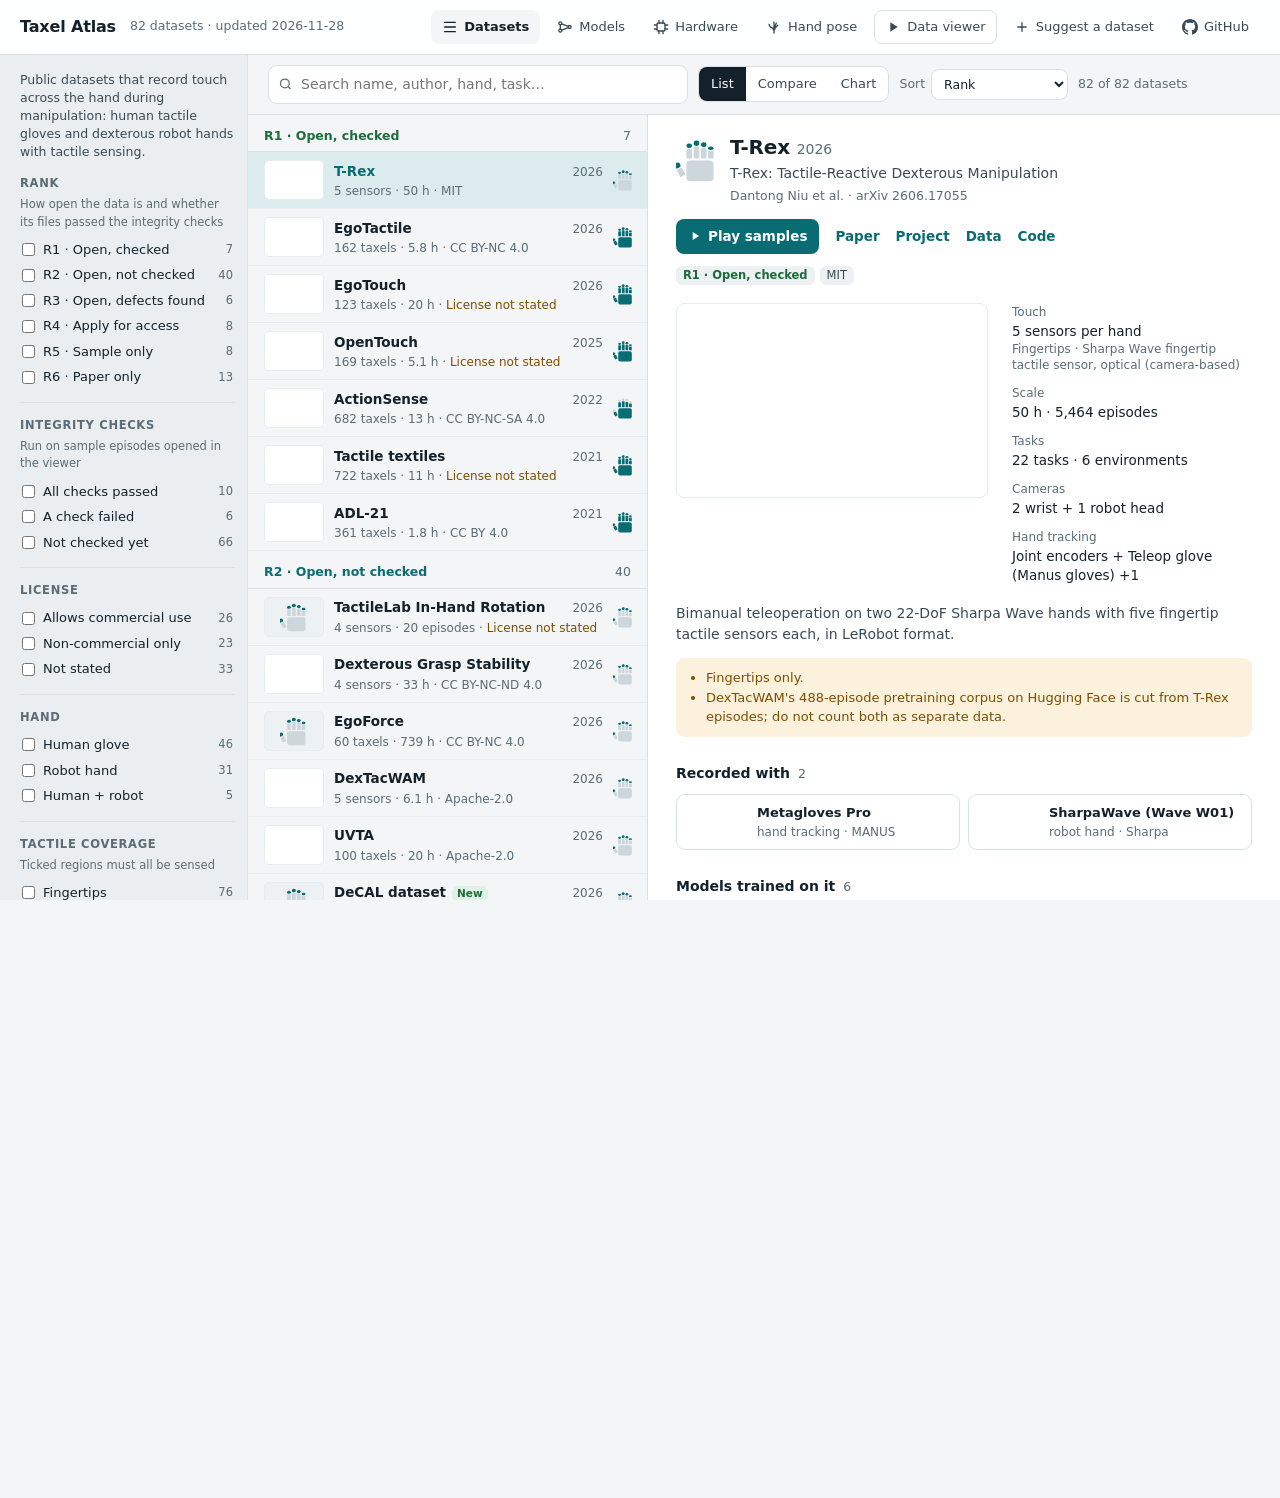
<file: index.html>
<!doctype html>
<html lang="en">
<head>
<meta charset="utf-8">
<meta name="viewport" content="width=device-width,initial-scale=1">
<title>Taxel Atlas</title>
<meta name="description" content="A filterable catalog of public datasets that record touch across the hand during dexterous manipulation, and the tactile gloves, robot hands and sensors they were recorded with.">
<link rel="icon" href="data:image/svg+xml,%3Csvg xmlns='http://www.w3.org/2000/svg' viewBox='0 0 32 32'%3E%3Crect width='32' height='32' rx='7' fill='%230a6c73'/%3E%3Cg fill='%23fff'%3E%3Crect x='9' y='5' width='3.2' height='12' rx='1.6'/%3E%3Crect x='13.4' y='3.5' width='3.2' height='13' rx='1.6'/%3E%3Crect x='17.8' y='4.5' width='3.2' height='12' rx='1.6'/%3E%3Crect x='22.2' y='7' width='3.2' height='10' rx='1.6'/%3E%3Crect x='8' y='15' width='17.6' height='12' rx='3'/%3E%3C/g%3E%3C/svg%3E">
<link rel="stylesheet" href="assets/site.css">
</head>
<body class="cat">
<header class="top">
  <h1>Taxel Atlas</h1><span class="sum" id="sum"></span>
  <nav>
    <a href="./#" id="navds" aria-current="page"><svg viewBox="0 0 24 24" class="ln"><path d="M4 5h16M4 12h16M4 19h16"/></svg><span>Datasets</span></a>
    <a href="models.html"><svg viewBox="0 0 24 24" class="ln"><circle cx="5" cy="6.5" r="2.2"/><circle cx="5" cy="17.5" r="2.2"/><circle cx="19" cy="12" r="2.2"/><path d="M7.1 7.3 16.9 11.2M7.1 16.7l9.8-3.9M5 8.7v6.6"/></svg><span>Models</span></a>
    <a href="./#tab=hardware" id="navhw"><svg viewBox="0 0 24 24" class="ln"><rect x="6" y="6" width="12" height="12" rx="2"/><path d="M9 2v4M15 2v4M9 18v4M15 18v4M2 9h4M2 15h4M18 9h4M18 15h4"/></svg><span>Hardware</span></a>
    <a href="pose.html"><svg viewBox="0 0 24 24" class="ln"><path d="M12 21v-6M12 15 6 11.5 4.5 8M12 15V4.5M12 15l3.5-9M12 15l5.5-5.5"/><circle cx="12" cy="15" r="1.4"/></svg><span>Hand pose</span></a>
    <a href="viewer/" class="pri"><svg viewBox="0 0 24 24"><path d="M8 5v14l11-7z"/></svg><span>Data viewer</span></a>
    <a id="contrib" href="#"><svg viewBox="0 0 24 24"><path d="M11 5h2v14h-2zM5 11h14v2H5z"/></svg><span>Suggest a dataset</span></a>
    <a id="gh" href="#" aria-label="GitHub repository"><svg viewBox="0 0 16 16"><path d="M8 0C3.58 0 0 3.58 0 8c0 3.54 2.29 6.53 5.47 7.59.4.07.55-.17.55-.38 0-.19-.01-.82-.01-1.49-2.01.37-2.53-.49-2.69-.94-.09-.23-.48-.94-.82-1.13-.28-.15-.68-.52-.01-.53.63-.01 1.08.58 1.23.82.72 1.21 1.87.87 2.33.66.07-.52.28-.87.51-1.07-1.78-.2-3.64-.89-3.64-3.95 0-.87.31-1.59.82-2.15-.08-.2-.36-1.02.08-2.12 0 0 .67-.21 2.2.82.64-.18 1.32-.27 2-.27.68 0 1.36.09 2 .27 1.53-1.04 2.2-.82 2.2-.82.44 1.1.16 1.92.08 2.12.51.56.82 1.27.82 2.15 0 3.07-1.87 3.75-3.65 3.95.29.25.54.73.54 1.48 0 1.07-.01 1.93-.01 2.2 0 .21.15.46.55.38A8.013 8.013 0 0016 8c0-4.42-3.58-8-8-8z"/></svg><span>GitHub</span></a>
  </nav>
</header>
<div class="app">
  <aside class="facets" id="facets" aria-label="Filters"></aside>
  <main class="main">
    <div class="bar">
      <button class="filtbtn" id="filtbtn" aria-controls="facets"><svg viewBox="0 0 24 24" aria-hidden="true"><path d="M4 6h16M7 12h10M10 18h4"/></svg>Filters</button>
      <label class="search"><svg viewBox="0 0 24 24" aria-hidden="true"><circle cx="11" cy="11" r="7"/><path d="m20 20-3.5-3.5"/></svg><input id="q" type="search" aria-label="Search"></label>
      <div class="seg" id="views" role="group" aria-label="View"></div>
      <label class="sort">Sort <select id="sort"></select></label>
      <span class="count" id="count" aria-live="polite"></span>
    </div>
    <div class="chips" id="chips" hidden></div>
    <div class="work" id="work">
      <section class="listcol" id="listcol">
        <ol class="rows" id="rows"></ol>
        <footer><span id="foot"></span> <span id="upd"></span></footer>
      </section>
      <article class="pane" id="pane" aria-labelledby="paneTitle"></article>
    </div>
    <div class="wide" id="wide" hidden></div>
  </main>
</div>
<dialog id="dlg" aria-labelledby="dlgTitle"></dialog>
<script src="assets/common.js"></script>
<script src="assets/catalog-ds.js"></script>
<script src="assets/catalog-hw.js"></script>
<script src="assets/site.js"></script>
</body>
</html>
</file>
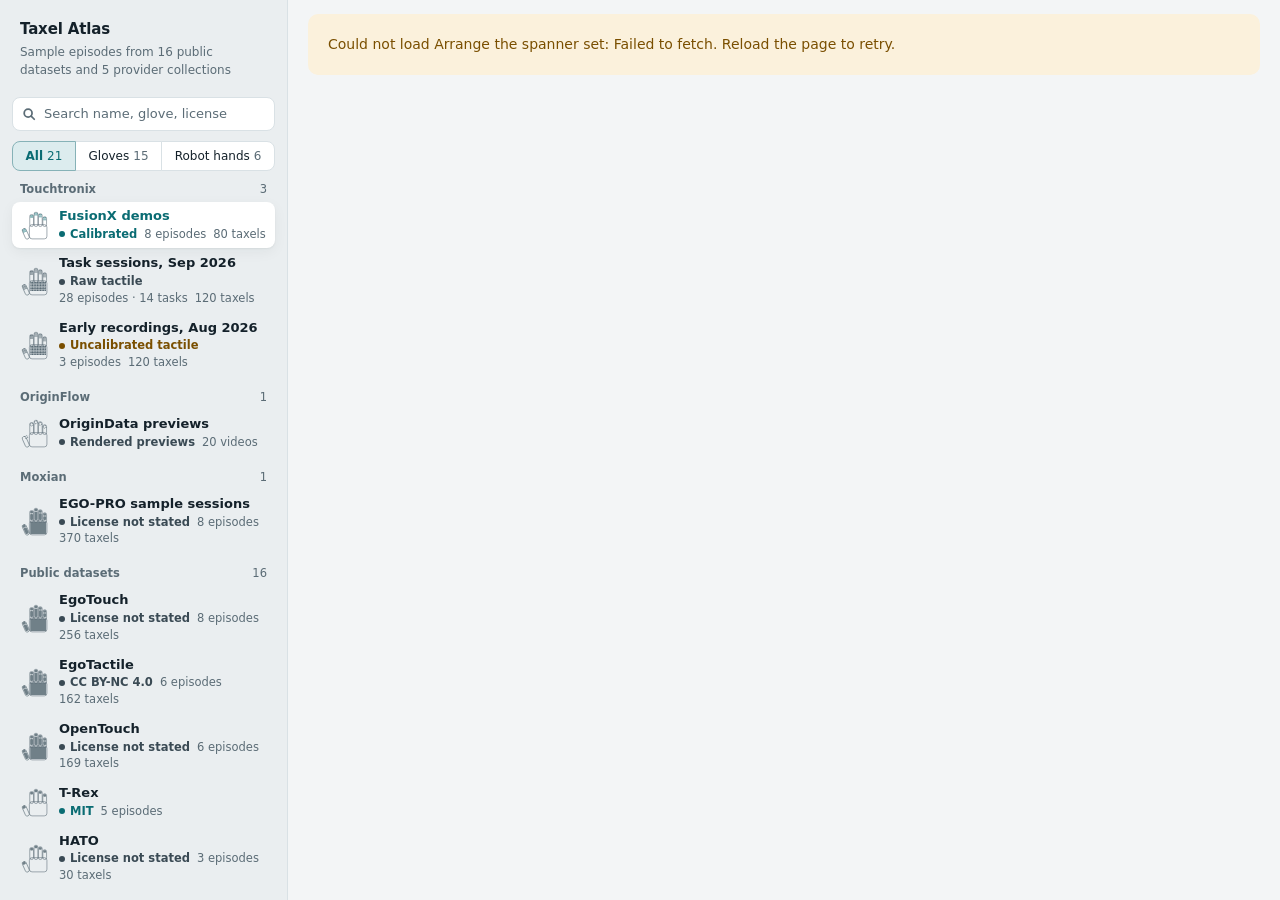
<file: viewer/index.html>
<!doctype html>
<html lang="en">
<head>
<meta charset="utf-8">
<meta name="viewport" content="width=device-width,initial-scale=1">
<title>Taxel Atlas samples</title>
<style>
:root{
  --bg:#f3f5f6;--rail:#eaeef0;--panel:#fff;--ink:#14212a;--ink2:#3a4a54;--muted:#5b6c76;--line:#d9e1e5;--line2:#e7ecef;
  --accent:#0a6c73;--accent-ink:#fff;--accent-soft:#dcecee;--lh:#2563b0;--rh:#c2501f;--cursor:#14212a;--grid:#e9eef1;
  --warn:#7a4f00;--warn-soft:#fbf1dc;--seg-a:#d7e9eb;--seg-b:#c4dfe2;--pre:#eef1f3;--shadow:0 1px 2px rgba(20,33,42,.06),0 4px 14px rgba(20,33,42,.05);
}
@media (prefers-color-scheme:dark){:root:not([data-theme="light"]){
  --bg:#0e1316;--rail:#12191c;--panel:#161e22;--ink:#e2e9ed;--ink2:#c3cfd5;--muted:#91a2ab;--line:#283338;--line2:#1f292d;
  --accent:#4cb1b8;--accent-ink:#06191b;--accent-soft:#18363a;--lh:#6ea6ec;--rh:#ef8d5f;--cursor:#f1f4f5;--grid:#1e272b;
  --warn:#e9b660;--warn-soft:#2c2412;--seg-a:#1b3a3e;--seg-b:#24494e;--pre:#1a2226;--shadow:0 1px 2px rgba(0,0,0,.3),0 4px 14px rgba(0,0,0,.25)}}
:root[data-theme="dark"]{
  --bg:#0e1316;--rail:#12191c;--panel:#161e22;--ink:#e2e9ed;--ink2:#c3cfd5;--muted:#91a2ab;--line:#283338;--line2:#1f292d;
  --accent:#4cb1b8;--accent-ink:#06191b;--accent-soft:#18363a;--lh:#6ea6ec;--rh:#ef8d5f;--cursor:#f1f4f5;--grid:#1e272b;
  --warn:#e9b660;--warn-soft:#2c2412;--seg-a:#1b3a3e;--seg-b:#24494e;--pre:#1a2226;--shadow:0 1px 2px rgba(0,0,0,.3),0 4px 14px rgba(0,0,0,.25)}
*{box-sizing:border-box}
[hidden]{display:none!important}
html{scrollbar-color:var(--line) transparent;accent-color:var(--accent)}
body{margin:0;background:var(--bg);color:var(--ink);font:14px/1.5 system-ui,-apple-system,"Segoe UI",Roboto,sans-serif;font-variant-numeric:tabular-nums}
::selection{background:var(--accent-soft);color:var(--ink)}
:focus-visible{outline:2px solid var(--accent);outline-offset:2px;border-radius:6px}
button,select{font:inherit;color:var(--ink)}
.app{display:grid;grid-template-columns:288px minmax(0,1fr);min-height:100vh}
/* ---------- rail ---------- */
.rail{background:var(--rail);border-right:1px solid var(--line);position:sticky;top:0;height:100vh;overflow:auto;padding:18px 12px 24px}
.brand{padding:0 8px 4px}
.brand .bname{display:block;font-size:15px;font-weight:700;margin:0;letter-spacing:-.01em;color:var(--ink);text-decoration:none}
.brand a.bname:hover{color:var(--accent)}
.brand p{margin:2px 0 0;color:var(--muted);font-size:12px}
.picker{display:grid;gap:10px;margin-top:14px}
.find{position:relative}
.find svg{position:absolute;left:10px;top:50%;width:14px;height:14px;margin-top:-7px;fill:none;stroke:var(--muted);stroke-width:2;stroke-linecap:round;pointer-events:none}
.find input{width:100%;height:34px;padding:0 10px 0 31px;border-radius:8px;border:1px solid var(--line);background:var(--panel);color:var(--ink);font:inherit;font-size:13px}
.find input::placeholder{color:var(--muted)}
.find input:focus-visible{outline:2px solid var(--accent);outline-offset:0;border-color:transparent;border-radius:8px}
.seg{display:flex}.seg .btn{flex:1 1 auto;height:30px;padding:0 6px;font-size:12px;gap:4px;white-space:nowrap}
.seg .btn span{color:var(--muted);font-weight:500}.seg .btn[aria-pressed="true"] span{color:inherit}
.grp+.grp{margin-top:12px}
.grph{display:flex;justify-content:space-between;align-items:baseline;gap:8px;font-size:11.5px;font-weight:650;color:var(--muted);margin:0 8px 4px;cursor:default}
.grph span{font-weight:500}
.dslist{list-style:none;margin:0;padding:0;display:grid;gap:1px}
.dsrow{display:grid;grid-template-columns:30px minmax(0,1fr);gap:9px;align-items:center;width:100%;text-align:left;background:none;border:0;
  border-radius:8px;padding:6px 8px;cursor:pointer;color:var(--ink);transition:background .15s}
.dsrow:hover{background:var(--line2)}
.dsrow[aria-current="true"]{background:var(--panel);box-shadow:var(--shadow)}
.dsrow[aria-current="true"] b{color:var(--accent)}
.dsrow .glyph{width:30px;height:30px}
.dsrow b{display:block;font-size:13px;font-weight:650;line-height:1.3}
.dsrow .meta{display:flex;flex-wrap:wrap;gap:0 7px;font-size:11.5px;line-height:1.45;color:var(--muted);margin-top:1px}
.dsrow .prov{display:none}
.none{margin:4px 8px;font-size:12.5px;color:var(--ink2)}
.linkbtn{background:none;border:0;padding:0;color:var(--accent);cursor:pointer;text-decoration:underline;text-underline-offset:2px;font-size:inherit}
.pick{display:none}
.glyph{display:block;flex:none}
.glyph .o{fill:none;stroke:var(--muted);stroke-width:1;opacity:.75}
.glyph .t{fill:var(--accent)}
.glyph .e{fill:none;stroke:var(--accent);stroke-width:1.1;stroke-dasharray:1.6 1.1}
.glyph .c{fill:var(--accent);opacity:.85}
.dsrow:not([aria-current="true"]) .glyph .c,.dsrow:not([aria-current="true"]) .glyph .t{fill:var(--muted)}
.dsrow:not([aria-current="true"]) .glyph .e{stroke:var(--muted)}
.st{display:inline-flex;align-items:center;gap:5px;font-weight:600}
.st::before{content:"";width:6px;height:6px;border-radius:50%;background:currentColor}
.st.ok{color:var(--accent)}.st.warn{color:var(--warn)}.st.neutral{color:var(--ink2)}
.tag{display:inline-flex;align-items:center;font-size:11px;font-weight:600;padding:2px 8px;border-radius:999px;background:var(--line2);color:var(--ink2);white-space:nowrap}
.tag.ok{background:var(--accent-soft);color:var(--accent)}
.tag.warn{background:var(--warn-soft);color:var(--warn)}
/* episode strip under the dataset header */
.eps{display:grid;grid-template-columns:auto minmax(0,1fr);gap:12px;align-items:center;margin-top:12px}
.epsh{font-size:12px;color:var(--muted);line-height:1.35;white-space:nowrap}.epsh b{display:block;font-size:12.5px;color:var(--ink2);font-weight:650}
.strip{position:relative;display:flex;gap:6px;overflow-x:auto;padding:2px 2px 6px;scroll-padding:0 12px}
.item{display:grid;grid-template-columns:64px minmax(0,1fr);gap:8px;align-items:center;flex:0 0 212px;text-align:left;background:var(--panel);
  border:1px solid var(--line);border-radius:8px;padding:4px 8px 4px 4px;cursor:pointer;color:var(--ink);transition:border-color .15s,background .15s}
.item:hover{border-color:color-mix(in srgb,var(--accent) 45%,var(--line))}
.item[aria-current="true"]{background:var(--accent-soft);border-color:color-mix(in srgb,var(--accent) 50%,var(--line))}
.item[aria-current="true"] b{color:var(--accent)}
.item img{width:64px;aspect-ratio:16/10;object-fit:cover;border-radius:5px;background:var(--line);display:block}
.item b{font-size:12.5px;font-weight:600;line-height:1.3;overflow:hidden;display:-webkit-box;-webkit-line-clamp:2;-webkit-box-orient:vertical}
.item span{display:block;font-size:11px;color:var(--muted);white-space:nowrap;overflow:hidden;text-overflow:ellipsis}
/* ---------- dataset header ---------- */
.dshead{padding:18px 0 14px}
.dsid{display:flex;gap:14px;align-items:center}
.dsid .glyph{width:60px;height:60px}
.dstitle{display:flex;flex-wrap:wrap;align-items:center;gap:6px 10px}
.dstitle h1{font-size:21px;line-height:1.2;margin:0;letter-spacing:-.015em}
.dsmeta{margin:3px 0 0;color:var(--ink2);font-size:13px}
.dsmeta a{color:var(--accent);text-underline-offset:2px}
.hw{display:grid;grid-template-columns:repeat(auto-fit,minmax(190px,1fr));margin:14px 0 0;padding:0;background:var(--panel);border:1px solid var(--line);border-radius:12px;overflow:hidden}
.hw>div{padding:10px 14px 11px;border-right:1px solid var(--line2);min-width:0}
.hw>div:last-child{border-right:0}
.hw dt{font-size:11.5px;color:var(--muted);font-weight:600}
.hw dd{margin:2px 0 0}
.hw dd b{display:block;font-size:13.5px;font-weight:650;line-height:1.3}
.hw dd span{display:block;font-size:12px;color:var(--ink2);margin-top:2px;line-height:1.4}
.dsnote{margin:8px 2px 0;font-size:12px;color:var(--muted);max-width:120ch}
.dshead .flag{margin-top:10px}
.dsmore{margin-top:12px}
.dsmore>summary{cursor:pointer;font-size:12.5px;font-weight:600;color:var(--ink2);width:max-content;max-width:100%}
.dsmore .hw{margin-top:8px}
.ic{width:14px;height:14px;vertical-align:-2px;flex:none}
.dschip{display:inline-flex;align-items:center;gap:6px;font-size:12px;font-weight:600;color:var(--ink2);padding:2px 9px 2px 4px;border-radius:999px;background:var(--panel);border:1px solid var(--line);white-space:nowrap}
.dschip .glyph{width:18px;height:18px}
/* ---------- main ---------- */
main{padding:0 20px 40px;min-width:0}
.bar{position:sticky;top:env(safe-area-inset-top,0px);z-index:5;background:color-mix(in srgb,var(--bg) 94%,transparent);backdrop-filter:saturate(1.4) blur(6px);
  border-bottom:1px solid var(--line);padding:10px 0 8px;margin-bottom:12px}
.ctrl{display:flex;flex-wrap:wrap;gap:8px 14px;align-items:center}
.btn{display:inline-flex;align-items:center;justify-content:center;gap:6px;height:32px;min-width:32px;padding:0 10px;border-radius:8px;
  background:var(--panel);border:1px solid var(--line);cursor:pointer;transition:background .15s,border-color .15s}
.btn:hover{border-color:color-mix(in srgb,var(--accent) 45%,var(--line))}
.btn:active{transform:translateY(1px)}
.btn svg{width:14px;height:14px;fill:currentColor}
.btn.primary{background:var(--accent);border-color:var(--accent);color:var(--accent-ink);font-weight:600;min-width:88px}
.group{display:inline-flex}.group .btn{border-radius:0}.group .btn:first-child{border-radius:8px 0 0 8px}.group .btn:last-child{border-radius:0 8px 8px 0}
.group .btn+.btn{margin-left:-1px}
.group .btn[aria-pressed="true"]{background:var(--accent-soft);color:var(--accent);border-color:color-mix(in srgb,var(--accent) 40%,var(--line));position:relative;font-weight:600}
.time{font-size:13px;min-width:118px;color:var(--ink2)}
.lbl{font-size:12px;color:var(--muted)}
.check{display:inline-flex;gap:6px;align-items:center;font-size:12.5px;color:var(--ink2);cursor:pointer}
#scrub{position:relative;margin-top:8px;cursor:pointer;touch-action:none}
#scrub canvas{width:100%;height:58px;display:block;border-radius:8px;background:var(--panel);border:1px solid var(--line)}
.caption{display:flex;gap:4px 12px;align-items:center;margin:8px 0 0;min-height:24px;flex-wrap:wrap}
.capt{display:flex;gap:4px 12px;align-items:baseline;flex-wrap:wrap;min-width:0}
.caption .task{font-weight:650;font-size:15px;letter-spacing:-.01em}
.caption .step{color:var(--ink2);font-size:14px}
.caption .stepno{font-size:11.5px;color:var(--muted);white-space:nowrap}
.layout{display:grid;grid-template-columns:minmax(0,1.6fr) minmax(320px,1fr);gap:14px}
.layout.gl{grid-template-columns:minmax(0,1.15fr) minmax(0,1fr)}.layout.gl .gloves{grid-template-columns:1fr 1fr}
@media(max-width:1250px){.layout,.layout.gl{grid-template-columns:1fr}}
.layout.nv{grid-template-columns:minmax(0,1fr)}.layout.nv .gloves{grid-template-columns:repeat(var(--nh,1),minmax(0,1fr))}
.layout.nv .hand canvas,.layout.nv .hand .hm.tall canvas{max-width:440px}
.card{background:var(--panel);border:1px solid var(--line);border-radius:12px;overflow:hidden;min-width:0}
.card>h3{font-size:12.5px;font-weight:600;margin:0;padding:8px 12px;border-bottom:1px solid var(--line2);display:flex;justify-content:space-between;gap:8px;align-items:center}
.card>h3 small{color:var(--muted);font-weight:400;font-size:11.5px;text-align:right}
.vwrap{position:relative;background:#000}
.vwrap video{width:100%;display:block}
.vwrap canvas{position:absolute;inset:0;width:100%;height:100%;pointer-events:none}
.wrists{display:grid;grid-template-columns:1fr 1fr;gap:14px;margin-top:14px}
.gloves{display:grid;grid-template-columns:1fr;gap:14px}
@media(max-width:1250px) and (min-width:700px){.gloves{grid-template-columns:1fr 1fr}}
@media(max-width:620px){
  /* both hands stay side by side next to each other's numbers; per-finger values wrap to three columns */
  .gloves,.layout.gl .gloves,.layout.nv .gloves{grid-template-columns:repeat(var(--nh,2),minmax(0,1fr));gap:8px}
  .wrists{gap:8px}
  .gloves .card>h3{flex-wrap:wrap;padding:6px 8px}
  .gloves .vals{grid-template-columns:repeat(3,1fr)}.gloves .vals div{border-bottom:1px solid var(--line2)}.gloves .vals div:nth-child(3n){border-right:0}
  .lbl{display:none}.ctrl{gap:6px 8px}.time{min-width:0;font-size:12px}.btn.primary{min-width:72px}
  #scrub canvas{height:40px}.caption .task{font-size:14px}
}
/* heatmaps sit on a dark instrument surface in both themes: the provider's ramp starts near black */
.hand .hm{background:#0e171c}
.hand canvas{width:100%;max-width:380px;margin:0 auto;display:block}
.hand .hm.tall canvas{max-width:300px}
.vals{display:grid;grid-template-columns:repeat(var(--nv,5),1fr);font-size:11px;border-top:1px solid var(--line2)}
.vals div{padding:5px 2px;text-align:center;border-right:1px solid var(--line2);color:var(--muted)}.vals div:last-child{border-right:0}
.vals b{display:block;font-size:13px;color:var(--ink);font-weight:600}
.vals .n{display:block;font-weight:600;font-size:11px}
.scale{display:flex;align-items:center;gap:8px;font-size:11.5px;color:var(--muted);padding:9px 12px;flex-wrap:wrap}
.scale canvas{width:120px;height:8px;border-radius:2px}
.flag{margin:14px 0 0;padding:9px 12px;border-radius:10px;background:var(--warn-soft);color:var(--warn);font-size:12.5px}
.plots{margin-top:14px}
.plot{position:relative}.plot canvas{width:100%;height:112px;display:block;cursor:crosshair}
.plot+.plot{border-top:1px solid var(--line2)}
.ph{display:flex;justify-content:space-between;gap:8px;padding:6px 12px 0;font-size:12px;flex-wrap:wrap}.ph b{font-weight:600}
.legend{display:flex;gap:10px;flex-wrap:wrap;font-size:11.5px;color:var(--muted)}
.legend i{display:inline-block;width:10px;height:3px;border-radius:2px;margin-right:4px;vertical-align:middle}
details.notes{margin-top:14px;color:var(--muted);font-size:12.5px;max-width:110ch}
details.notes summary{cursor:pointer;color:var(--ink2);font-weight:600}
details.notes p{margin:6px 0}
kbd{font:11px ui-monospace,SFMono-Regular,monospace;border:1px solid var(--line);border-bottom-width:2px;border-radius:4px;padding:0 4px;background:var(--panel);color:var(--ink2)}
.skel{background:linear-gradient(90deg,var(--line2),var(--panel),var(--line2));background-size:200% 100%;animation:sk 1.2s ease-in-out infinite;border-radius:10px}
@keyframes sk{to{background-position:-200% 0}}
@media (prefers-reduced-motion:reduce){.skel{animation:none}}
.err{padding:20px;color:var(--warn);background:var(--warn-soft);border-radius:10px;margin-top:14px}
/* ---------- rendered-video view (OriginFlow) ---------- */
.film video{width:100%;display:block;background:#000;max-height:calc(100vh - 120px)}
.filmhead{display:flex;justify-content:space-between;gap:4px 12px;align-items:baseline;padding:6px 0 10px;flex-wrap:wrap}
.filmhead h2{margin:0;font-size:18px;letter-spacing:-.01em}
.filmhead span{color:var(--muted);font-size:12.5px}
.filmhead .summary{margin:2px 0 0;color:var(--ink2)}
.report{margin-top:24px;max-width:1200px}
.report h3{font-size:14px;margin:18px 0 6px}
.report p{color:var(--ink2);margin:0 0 10px;max-width:92ch}
table{border-collapse:collapse;font-size:12.5px;margin:6px 0 14px}
th,td{text-align:left;padding:5px 16px 5px 0;border-bottom:1px solid var(--line2)}th{color:var(--muted);font-weight:600}
td.num{text-align:right}
.figs{display:grid;grid-template-columns:repeat(auto-fill,minmax(320px,1fr));gap:14px}
.figs figure{margin:0;background:#fff;border:1px solid var(--line);border-radius:12px;overflow:hidden}
.figs img{width:100%;display:block}
.figs figcaption{font-size:11.5px;color:#43535c;padding:6px 10px 8px;background:#fff}
@media(max-width:900px){
  .app{grid-template-columns:minmax(0,1fr)}
  .rail{position:static;height:auto;border-right:0;border-bottom:1px solid var(--line);padding:14px 16px}
  .brand p:not(.bname){display:none}
  .pick{display:grid;grid-template-columns:34px minmax(0,1fr) 16px;gap:10px;align-items:center;width:100%;margin-top:10px;padding:8px 12px 8px 8px;text-align:left;
    background:var(--panel);border:1px solid var(--line);border-radius:10px;cursor:pointer;color:var(--ink)}
  .pick .glyph{width:34px;height:34px}.pick b{display:block;font-size:14px;line-height:1.3}
  .pick .meta{display:flex;flex-wrap:wrap;gap:0 7px;font-size:11.5px;color:var(--muted)}
  .pick>svg:last-child{width:16px;height:16px;fill:none;stroke:var(--ink2);stroke-width:2;stroke-linecap:round;stroke-linejoin:round;transition:transform .2s}
  .pick[aria-expanded="true"]>svg:last-child{transform:rotate(180deg)}
  .picker{display:none}.rail[data-open] .picker{display:grid}
  #sources{max-height:62vh;overflow:auto;overscroll-behavior:contain}
  .eps{grid-template-columns:minmax(0,1fr);gap:4px}.epsh{display:flex;gap:8px;align-items:baseline}
  .item{flex-basis:184px}
  .hw{grid-template-columns:1fr 1fr}.hw>div{border-bottom:1px solid var(--line2)}
  .dsid .glyph{width:44px;height:44px}.dstitle h1{font-size:18px}
  main{padding:0 16px 32px}
}
</style>
</head>
<body>
<div class="app">
<nav class="rail" id="rail" aria-label="Datasets">
  <div class="brand"><a class="bname" href="https://yuxiang-ma.github.io/Awesome-Tactile-Hands/">Taxel Atlas</a><p id="bcount">Sample episodes from public datasets and provider collections</p></div>
  <button class="pick" id="pick" aria-expanded="false" aria-controls="picker"></button>
  <div class="picker" id="picker">
    <div class="find"><svg viewBox="0 0 16 16" aria-hidden="true"><circle cx="7" cy="7" r="4.5"/><path d="M10.5 10.5L14 14"/></svg><input id="dsq" type="search" autocomplete="off" spellcheck="false" placeholder="Search name, glove, license" aria-label="Search datasets"></div>
    <div class="group seg" id="kinds" role="group" aria-label="Hand"></div>
    <div id="sources"></div>
  </div>
</nav>
<main id="main">
  <div class="skel" style="height:58px;margin-top:14px"></div>
  <div class="skel" style="height:420px;margin-top:14px"></div>
</main>
</div>

<template id="tplRec">
<div id="dshead"></div>
<div class="bar">
  <div class="ctrl">
    <button class="btn primary" id="play" aria-label="Play"><svg viewBox="0 0 16 16" id="playIcon"><path d="M4 2.5v11l9-5.5z"/></svg><span id="playTxt">Play</span></button>
    <div class="group">
      <button class="btn" id="back" aria-label="Back one frame" title="Back one frame (←)"><svg viewBox="0 0 16 16"><path d="M3 3h2v10H3zM14 3v10L6 8z"/></svg></button>
      <button class="btn" id="fwd" aria-label="Forward one frame" title="Forward one frame (→)"><svg viewBox="0 0 16 16"><path d="M11 3h2v10h-2zM2 3v10l8-5z"/></svg></button>
    </div>
    <span class="time" id="time">0.00 / 0.00 s</span>
    <span class="lbl">Speed</span><div class="group" id="speeds" role="group" aria-label="Playback speed"></div>
    <label class="check" id="skelWrap"><input type="checkbox" id="skel" checked> Hand skeleton</label>
  </div>
  <div id="scrub" title="Click or drag to seek"><canvas id="scrubC"></canvas></div>
  <div class="caption"><span class="dschip" id="dschip"></span><div class="capt" id="caption"></div></div>
</div>
<div class="layout">
  <div>
    <div class="card"><h3><span id="headTitle">Head camera</span><small id="headMeta"></small></h3><div class="vwrap"><video id="v_head" muted playsinline preload="auto"></video><canvas id="poseC"></canvas></div></div>
    <div class="wrists">
      <div class="card"><h3>Left wrist <small id="lhMeta"></small></h3><div class="vwrap"><video id="v_wrist_lh" muted playsinline preload="auto"></video></div></div>
      <div class="card"><h3>Right wrist <small id="rhMeta"></small></h3><div class="vwrap"><video id="v_wrist_rh" muted playsinline preload="auto"></video></div></div>
    </div>
  </div>
  <div class="side">
    <div class="gloves">
      <div class="card hand"><h3><span style="color:var(--lh)">Left glove</span><small id="lhRate"></small></h3><div class="hm"><canvas id="hand_lh"></canvas></div><div class="vals" id="vals_lh"></div></div>
      <div class="card hand"><h3><span style="color:var(--rh)">Right glove</span><small id="rhRate"></small></h3><div class="hm"><canvas id="hand_rh"></canvas></div><div class="vals" id="vals_rh"></div></div>
    </div>
    <div class="card" style="margin-top:14px"><div class="scale" id="scale"></div></div>
  </div>
</div>
<div class="card plots"><h3>Signals <small>±6 s around the cursor · click to seek</small></h3><div id="plots"></div></div>
<details class="notes" id="notes"><summary>How the streams are aligned</summary></details>
</template>

<script>
'use strict';
const $=id=>document.getElementById(id);
const FINGERS=['thumb','index','middle','ring','little'];
const FCOL=['#8e44ad','#2e86c1','#17a589','#c99a06','#cb4335'];
const CAMS=['head','wrist_lh','wrist_rh'];
const css=v=>getComputedStyle(document.documentElement).getPropertyValue(v).trim();
const esc=s=>String(s).replace(/[&<>"]/g,c=>({'&':'&amp;','<':'&lt;','>':'&gt;','"':'&quot;'}[c]));
// private Space: carry ?__sign=… on every request (browsers that block cross-site cookies drop the auth cookie)
const SIGN=new URLSearchParams(location.search).get('__sign');
const U=p=>SIGN&&!/^https?:/.test(p)?`${p}${p.includes('?')?'&':'?'}__sign=${encodeURIComponent(SIGN)}`:p;
// items too large for the Space (1 GB cap) live in a dataset repo: their files resolve against item.base
const A=(it,p)=>U(/^https?:/.test(p)?p:(it&&it.base||'')+p);
const getJSON=async p=>{const r=await fetch(U(p));if(!r.ok)throw new Error(`${p}: HTTP ${r.status}`);return r.json()};
function dec(b64,Type){const s=atob(b64),u=new Uint8Array(s.length);for(let i=0;i<s.length;i++)u[i]=s.charCodeAt(i);return new Type(u.buffer)}

/* the FusionX panel's heatmap ramp (tactile_display.json), dark end for low pressure */
const STOPS=[[22,35,51],[20,87,104],[33,169,174],[107,218,162],[241,227,112],[255,130,78]];
function cmap(x){x=Math.max(0,Math.min(1,x))*(STOPS.length-1);const i=Math.min(STOPS.length-2,Math.floor(x)),f=x-i,a=STOPS[i],b=STOPS[i+1];
  return `rgb(${a[0]+(b[0]-a[0])*f|0},${a[1]+(b[1]-a[1])*f|0},${a[2]+(b[2]-a[2])*f|0})`}
// linear from 0 like the provider's panel: low readings stay near the dark end instead of standing out from an empty cell
const cell=x=>cmap(x);

let M=null,R=null,t=0,playing=false,speed=1,raf=0,PLOTS=[];
const clk={t:0,at:0};const anchor=()=>{clk.t=t;clk.at=performance.now()};

/* ---------- hardware glyph: where on the hand this dataset senses ---------- */
// schematic hand, palm side: four fingers above the palm, thumb on the left. Filled cells are tactile taxels in the
// recorded grid size; dashed rings are force values the provider estimates without naming a sensor.
function glyphLabel(S){
  if(!S)return'';if(S.type==='estimate')return'Hardware: per-finger force estimates, no tactile sensor named';
  if(S.type==='coverage')return`Tactile coverage: ${(S.coverage||[]).map(c=>({tip:'fingertips',phalanx:'finger segments',palm:'palm'}[c])).join(', ')||'not stated'}${S.taxels?` · ${S.taxels} taxels per hand`:''}`;
  return`Tactile layout: ${S.finger[0]}×${S.finger[1]} taxels on each finger, ${S.palm?`${S.palm[0]}×${S.palm[1]} on the palm`:'no palm sensor'}`}
function glyph(S,cls=''){
  const F=[[14.5,9],[20.3,6],[26.1,8],[31.9,12]],fw=5,fb=22,o=[];
  const grid=(x,y,w,rows,cols,gap)=>{const c=(w-(cols-1)*gap)/cols;for(let r=0;r<rows;r++)for(let q=0;q<cols;q++)o.push(`<rect class="t" x="${(x+q*(c+gap)).toFixed(2)}" y="${(y+r*(c+gap)).toFixed(2)}" width="${c.toFixed(2)}" height="${c.toFixed(2)}" rx=".25"/>`)};
  o.push(`<rect class="o" x="14" y="22.5" width="23.4" height="19" rx="3.5"/>`);
  F.forEach(([x,y])=>o.push(`<rect class="o" x="${x}" y="${y}" width="${fw}" height="${fb-y+3}" rx="2.4"/>`));
  const TH='rotate(-24 14.5 40)';o.push(`<rect class="o" x="9.1" y="25.5" width="5.4" height="15" rx="2.6" transform="${TH}"/>`);
  if(S&&S.type==='taxel'){F.forEach(([x,y])=>grid(x+.55,y+.8,fw-1.1,S.finger[0],S.finger[1],.32));
    grid(9.65,26.3,4.3,S.finger[0],S.finger[1],.3);
    // thumb cells follow the thumb's tilt
    const n=S.finger[0]*S.finger[1],th=o.splice(o.length-n,n);o.push(`<g transform="${TH}">${th.join('')}</g>`);
    if(S.palm)grid(15.3,24,20.8,S.palm[0],S.palm[1],.35)}
  else if(S&&S.type==='coverage'){const C=new Set(S.coverage||[]),r=(x,y,w,h)=>`<rect class="c" x="${x.toFixed(2)}" y="${y.toFixed(2)}" width="${w.toFixed(2)}" height="${h.toFixed(2)}" rx="1.2"/>`,th=[];
    // regions the dataset covers with taxels: fingertip, the other finger segments, palm (no per-taxel layout)
    F.forEach(([x,y])=>{if(C.has('tip'))o.push(r(x+.6,y+.6,fw-1.2,3.4));if(C.has('phalanx'))o.push(r(x+.6,y+4.6,fw-1.2,21.6-y-4.6))});
    if(C.has('tip'))th.push(r(9.7,26.1,4.2,3.4));if(C.has('phalanx'))th.push(r(9.7,30.1,4.2,8.6));if(th.length)o.push(`<g transform="${TH}">${th.join('')}</g>`);
    if(C.has('palm'))o.push(r(15.1,23.6,21.2,16.8))}
  else if(S&&S.type==='estimate'){[...F.map(([x,y])=>[x+fw/2,y+2.8]),[9.9,28.4]].forEach(([cx,cy])=>o.push(`<circle class="e" cx="${cx}" cy="${cy}" r="1.9"/>`))}
  return`<svg class="glyph ${cls}" viewBox="3 3 37 40" role="img" aria-label="${esc(glyphLabel(S))}"><title>${esc(glyphLabel(S))}</title>${o.join('')}</svg>`;
}

/* ---------- manifest / navigation ---------- */
const CATALOG='https://yuxiang-ma.github.io/Awesome-Tactile-Hands/';
const lastEp={};let CUR=null,Q='',HAND='all';
const nTasks=s=>new Set(s.items.map(it=>it.task).filter(Boolean)).size;
const epCount=s=>{const n=s.items.length,k=nTasks(s);return`${n} ${s.kind==='film'?'video':'episode'}${n===1?'':'s'}${k?` · ${k} task${k===1?'':'s'}`:''}`};
// a robot hand when the hardware list names a robot, arm or teleoperation rig; otherwise a glove worn by a person
const isRobot=s=>s.hardware.some(h=>/^(Robot|Arms?|Teleoperation)$/.test(h.k));
const taxels=S=>!S?0:S.type==='taxel'?5*S.finger[0]*S.finger[1]+(S.palm?S.palm[0]*S.palm[1]:0):S.taxels||0;
const groupOf=s=>(M.groups||[]).find(g=>g.id===s.group)||{id:null,title:'Datasets'};
const hay=s=>[s.title,s.provider,s.about,s.status.label,s.id,groupOf(s).title,...s.hardware.map(h=>`${h.v} ${h.d}`)].join(' ').toLowerCase();
const passes=s=>(HAND==='all'||(HAND==='robot')===isRobot(s))&&(!Q||Q.split(/\s+/).every(w=>hay(s).includes(w)));
const dsMeta=(s,g)=>{const n=taxels(s.sensor);return`<span class="prov">${esc(g.title)}</span><span class="st ${s.status.tone}">${esc(s.status.label)}</span><span>${epCount(s)}</span>${n?`<span>${n.toLocaleString('en')} taxels</span>`:''}`};
const ICON_DOWN='<svg viewBox="0 0 16 16" aria-hidden="true"><path d="M4 6l4 4 4-4"/></svg>';
// in a task-grouped collection the episode chip names the task first, then the recording
const itemBtn=(it,cur)=>`<button class="item" data-id="${it.id}" aria-current="${it.id===cur}"><img src="${A(it,it.poster)}" alt="" loading="lazy"><div><b>${esc(it.task||it.title)}</b><span>${esc([it.task?it.label||it.title:it.label,it.sub].filter(Boolean).join(' · '))}</span></div></button>`;
const epStrip=(s,cur)=>`<section class="eps" aria-label="Episodes"><div class="epsh"><b>${s.kind==='film'?'Videos':'Episodes'}</b><span>${epCount(s)}</span></div><div class="strip">${s.items.map(it=>itemBtn(it,cur)).join('')}</div></section>`;
function renderRail(){
  const f=find(CUR),sel=f?f.s.id:null,all=M.sources.length,rob=M.sources.filter(isRobot).length;
  $('kinds').innerHTML=[['all','All',all],['glove','Gloves',all-rob],['robot','Robot hands',rob]].map(([k,t,n])=>`<button class="btn" data-hand="${k}" aria-pressed="${k===HAND}">${t} <span>${n}</span></button>`).join('');
  const html=(M.groups||[{id:null,title:'Datasets'}]).map(g=>{const ss=M.sources.filter(s=>(s.group||null)===g.id&&passes(s));if(!ss.length)return'';
    return`<section class="grp"><h2 class="grph"${g.about?` title="${esc(g.about)}"`:''}>${esc(g.title)}<span>${ss.length}</span></h2>
    <ul class="dslist">${ss.map(s=>`<li><button class="dsrow" data-ds="${s.id}" aria-current="${s.id===sel}">${glyph(s.sensor)}<span><b>${esc(s.title)}</b><span class="meta">${dsMeta(s,g)}</span></span></button></li>`).join('')}</ul></section>`}).join('');
  $('sources').innerHTML=html||`<p class="none">No collection matches${Q?` "${esc(Q)}"`:''}${HAND!=='all'?` among ${HAND==='robot'?'robot hands':'gloves'}`:''}. <button class="linkbtn" data-clear>Show all collections</button></p>`;
  if(f)$('pick').innerHTML=`${glyph(f.s.sensor)}<span><b>${esc(f.s.title)}</b><span class="meta">${dsMeta(f.s,groupOf(f.s))}</span></span>${ICON_DOWN}`;
  $('pick').setAttribute('aria-label',f?`Dataset: ${f.s.title}. Choose another`:'Choose a dataset');
}
// keep the current collection's row in view inside the list's own scroll box, without moving the page
function railToCurrent(){
  const c=$('sources').querySelector('.dsrow[aria-current="true"]');if(!c)return;
  const box=getComputedStyle($('sources')).overflowY==='auto'?$('sources'):$('rail'),cr=c.getBoundingClientRect(),br=box.getBoundingClientRect();
  if(cr.top<br.top||cr.bottom>br.bottom)box.scrollTop+=cr.top-br.top-box.clientHeight/3;
}
// the episode strip sits in the page body: keep the current episode in view without moving the page
function syncStrip(focusIt){
  const st=document.querySelector('.eps .strip'),c=st&&st.querySelector('[aria-current="true"]');if(!c)return;
  if(c.offsetLeft<st.scrollLeft||c.offsetLeft+c.offsetWidth>st.scrollLeft+st.clientWidth)st.scrollLeft=c.offsetLeft-12;
  if(focusIt)c.focus({preventScroll:true});
}
const setPicker=open=>{const r=$('rail');open?r.setAttribute('data-open',''):r.removeAttribute('data-open');$('pick').setAttribute('aria-expanded',String(open))};
function wireRail(){
  $('dsq').oninput=e=>{Q=e.target.value.trim().toLowerCase();renderRail()};
  // Enter in the search box opens the first match
  $('dsq').onkeydown=e=>{if(e.key==='Enter'){const b=$('sources').querySelector('.dsrow');if(b){e.preventDefault();b.click()}}};
  $('kinds').onclick=e=>{const b=e.target.closest('[data-hand]');if(b){HAND=b.dataset.hand;renderRail()}};
  $('sources').onclick=e=>{
    if(e.target.closest('[data-clear]')){Q='';HAND='all';$('dsq').value='';renderRail();return}
    const b=e.target.closest('.dsrow');if(!b)return;const s=M.sources.find(x=>x.id===b.dataset.ds);
    setPicker(false);if(s.id!==(find(CUR)||{s:{}}).s.id)open(lastEp[s.id]||s.items[0].id,0)};
  $('pick').onclick=()=>{const o=!$('rail').hasAttribute('data-open');setPicker(o);if(o){railToCurrent();$('dsq').focus({preventScroll:true})}};
  $('rail').addEventListener('keydown',e=>{if(e.key==='Escape'&&$('rail').hasAttribute('data-open')){setPicker(false);$('pick').focus()}});
  document.addEventListener('click',e=>{const b=e.target.closest('.eps .item');if(b&&b.dataset.id!==CUR)open(b.dataset.id,0)});
}
function dsHead(s,cur){
  const g=groupOf(s);
  return`<header class="dshead"><div class="dsid">${glyph(s.sensor)}<div>
      <div class="dstitle"><h1>${esc(s.title)}</h1><span class="tag ${s.status.tone}">${esc(s.status.label)}</span></div>
      <p class="dsmeta">${esc(s.provider)} · ${epCount(s)} · ${esc(s.about)}${s.link?` <a href="${esc(s.link.href)}" target="_blank" rel="noopener">${esc(s.link.label)}</a>`:''}${g.id==='public'?` · <a href="${CATALOG}#d=${encodeURIComponent(s.id)}" target="_blank" rel="noopener">Catalog entry</a>`:''}</p></div></div>
    <details class="dsmore"${matchMedia('(max-width:900px)').matches?'':' open'}><summary>${esc(listOf([...s.hardware.map(h=>h.k),...(s.notes||(g.id!=='public'&&g.about)?['notes']:[])]))}</summary>
    <dl class="hw" aria-label="Hardware">${s.hardware.map(h=>`<div><dt>${esc(h.k)}</dt><dd><b>${esc(h.v)}</b><span>${esc(h.d)}</span></dd></div>`).join('')}</dl>
    ${s.notes?`<p class="dsnote">${esc(s.notes)}</p>`:''}${g.id!=='public'&&g.about?`<p class="dsnote">${esc(g.about)}</p>`:''}</details>${s.flag?`<p class="flag">${esc(s.flag)}</p>`:''}
    ${epStrip(s,cur)}</header>`;
}
// "Gloves, head camera, labels and notes": first word keeps its capital, the rest read as one sentence
const listOf=a=>a.map((x,i)=>i?x[0].toLowerCase()+x.slice(1):x).join(', ').replace(/, ([^,]*)$/,' and $1');
function find(id){for(const s of M.sources)for(const it of s.items)if(it.id===id)return{s,it};return null}
async function open(id,t0){
  stop();const f=find(id)||{s:M.sources[0],it:M.sources[0].items[0]};lastEp[f.s.id]=f.it.id;CUR=f.it.id;
  const ae=document.activeElement,inRail=ae&&ae.closest&&ae.closest('.rail')?ae.dataset.ds:null,inStrip=!!(ae&&ae.closest&&ae.closest('.eps'));
  renderRail();if(!inRail)railToCurrent();
  if(inRail){const b=document.querySelector(`.rail [data-ds="${inRail}"]`);if(b)b.focus({preventScroll:true})}
  try{history.replaceState(null,'',`#rec=${f.it.id}${t0?`&t=${(+t0).toFixed(2)}`:''}`)}catch(e){}
  if(f.s.kind==='film'){openFilm(f.s,f.it);syncStrip(inStrip);return}
  $('main').innerHTML=dsHead(f.s,f.it.id)+'<div class="skel" style="height:58px"></div><div class="skel" style="height:420px;margin-top:14px"></div>';
  let j;try{j=await getJSON((f.it.base||'')+`data/${f.it.id}.json`)}catch(e){$('main').innerHTML=`<div class="err">Could not load ${esc(f.it.title)}: ${esc(e.message)}. Reload the page to retry.</div>`;return}
  syncStrip(inStrip);
  if(CUR!==f.it.id)return;  // another episode was chosen while this one loaded
  R=normalize(j,f);mountRecording();syncStrip(inStrip);seek(+t0||0);
}

/* ---------- rendered videos (OriginFlow) ---------- */
function openFilm(s,it){
  R=null;
  $('main').innerHTML=dsHead(s,it.id)+`<div class="filmhead"><div><h2>${esc(it.title)}</h2>${it.summary?`<p class="summary">${esc(it.summary)}</p>`:''}</div>
    <span>${esc(it.sub||'')}${it.episode!=null?` · episode ${it.episode}`:''}</span></div>
    <div class="card film"><video controls playsinline preload="metadata" poster="${A(it,it.poster)}" src="${A(it,it.video)}"></video></div>
    ${s.report?`<section class="report">${s.report.replace(/src="([^"]+)"/g,(m,p)=>`src="${U(p)}"`)}</section>`:''}`;
}

/* ---------- data normalisation: early recordings and FusionX demos ---------- */
function normalize(j,f){
  if(j.kind==='grid')return normalizeGrid(j,f);
  const N=j.n,R={id:j.id,kind:j.kind||'early',n:N,fps:j.fps,duration:j.duration,videos:j.videos,hands:{},imu:{},src:f,cams:CAMS,hlist:['lh','rh']};
  for(const h of ['lh','rh']){const G=j.glove[h];
    if(R.kind==='fusionx'){
      R.hands[h]={rate:G.rate,rows:G.rows,cols:G.cols,tax:dec(G.taxels,Uint16Array),range:G.range[1],palm:null,sum:dec(G.total,Float32Array),sumRange:G.sum_range||null,sumLabel:'finger total (raw ADC, sum of 16 cells)',
        fmtSum:v=>v>=1000?(v/1000).toFixed(1)+'k':v.toFixed(0),bend:dec(G.angle,Float32Array),bendLabel:'finger bend angle (°)',fmtBend:v=>isFinite(v)?v.toFixed(0)+'°':'–',
        quat:dec(G.quat,Float32Array)};
    }else{
      R.hands[h]={rate:G.rate,rows:4,cols:3,tax:dec(G.fp,Uint8Array),range:0,palm:dec(G.palm,Uint8Array),sum:dec(G.force,Float32Array),sumLabel:'finger force (N, uncalibrated)',
        fmtSum:v=>v.toFixed(1)+' N',bend:Float32Array.from(dec(G.bend,Uint8Array)),bendLabel:'finger bend (raw)',fmtBend:v=>'bend '+v.toFixed(0),quat:dec(G.quat,Float32Array)};
    }}
  if(R.kind==='early'){ // colour scales: p99 of the non-zero readings (raw maxima are rare spikes)
    const p99=a=>{const nz=[];for(let i=0;i<a.length;i+=7)if(a[i]>0)nz.push(a[i]);nz.sort((x,y)=>x-y);return nz.length?nz[Math.floor(nz.length*.99)]:1};
    const fm=Math.max(8,p99(R.hands.lh.tax),p99(R.hands.rh.tax)),pm=Math.max(8,p99(R.hands.lh.palm),p99(R.hands.rh.palm));
    for(const h of ['lh','rh']){R.hands[h].range=fm;R.hands[h].palmMax=pm}}
  for(const k of Object.keys(j.imu)){const a=dec(j.imu[k].gyro,Float32Array),o=new Float32Array(N);for(let i=0;i<N;i++)o[i]=Math.hypot(a[i*3],a[i*3+1],a[i*3+2]);R.imu[k]=o}
  R.tot={};for(const h of ['lh','rh']){const s=R.hands[h].sum,o=new Float32Array(N);for(let i=0;i<N;i++){let q=0;for(let k=0;k<5;k++)q+=s[i*5+k];o[i]=q}R.tot[h]=o}
  if(R.hands.lh.palm){R.palmSum={};for(const h of ['lh','rh']){const p=R.hands[h].palm,o=new Float32Array(N);for(let i=0;i<N;i++){let q=0;for(let k=0;k<60;k++)q+=p[i*60+k];o[i]=q}R.palmSum[h]=o}}
  if(j.pose)R.pose={size:j.pose.size,chains:j.pose.chains,lh:dec(j.pose.lh,Float32Array),rh:dec(j.pose.rh,Float32Array)};
  R.task=j.task||null;R.stereo=R.kind==='early';
  return R;
}
/* ---------- data normalisation: public datasets converted to a common grid format ----------
   videos: [{key,title,src,src_size,fps_src}] on the episode clock; hands: [{key,title,rate,rows,cols,cells (Uint16 r*cols+c),
   tax (Uint8 n x cells, 255 = range),range,unit,regions:[{name,cells:[indices into cells]}]}]; series: extra plots. */
function normalizeGrid(j,f){
  const N=j.n,R={id:j.id,kind:'grid',n:N,fps:j.fps,duration:j.duration,hands:{},imu:{},src:f,vid:{},tot:{},task:j.task||null,pose:null,stereo:false,notes:j.notes||''};
  R.cams=j.videos.map(v=>{R.vid[v.key]=v;return v.key});R.hlist=j.hands.map(H=>H.key);
  for(const G of j.hands){const cells=dec(G.cells,Uint16Array),nc=cells.length,tax=dec(G.tax,Uint8Array),k=G.range/255;
    // optional "index" (Uint16, n): the row of tax shown at each clock tick, for a panel stored at fewer rows than the clock
    const row=G.index?dec(G.index,Uint16Array):null;
    const regs=(G.regions||[]).map(r=>({name:r.name,idx:r.cells})),rs=new Float32Array(N*regs.length),tot=new Float32Array(N);
    for(let i=0;i<N;i++){const b=(row?row[i]:i)*nc;let s=0;for(let c=0;c<nc;c++)s+=tax[b+c];tot[i]=s*k;
      regs.forEach((r,q)=>{let a=0;for(const c of r.idx)a+=tax[b+c];rs[i*regs.length+q]=a*k})}
    // optional per-region vectors (e.g. fingertip force): drawn at the region's centroid, x right / y up in the grid, z as a ring
    let vec=null;if(G.vectors){const V=G.vectors;vec={...V,items:V.items.map(it=>{const q=regs.findIndex(r=>r.name===it.region),ix=it.cells||(q<0?[]:regs[q].idx);
      let r0=1e9,r1=-1,c0=1e9,c1=-1;for(const c of ix){const p=cells[c],r=Math.floor(p/G.cols),cc=p%G.cols;r0=Math.min(r0,r);r1=Math.max(r1,r);c0=Math.min(c0,cc);c1=Math.max(c1,cc)}
      return{...it,v:dec(it.data,Float32Array),cr:(r0+r1)/2,cc:(c0+c1)/2,half:Math.max(1,Math.min(r1-r0+1,c1-c0+1)/2)}})}}
    // optional "paint" (Uint16, rows x cols): taxel index + 1 drawn in every grid cell, 0 = empty, so a taxel can fill its pad's area
    const paint=G.paint?dec(G.paint,Uint16Array):null;
    R.hands[G.key]={...G,cells,nc,tax,row,regs,rs,vec,paint};R.tot[G.key]=tot}
  R.series=(j.series||[]).map(s=>({...s,lines:s.lines.map(l=>({...l,v:dec(l.data,Float32Array)}))}));
  return R;
}

/* ---------- recording view ---------- */
function mountRecording(){
  $('main').innerHTML='';$('main').appendChild($('tplRec').content.cloneNode(true));
  $('dshead').outerHTML=dsHead(R.src.s,R.src.it.id);$('dschip').innerHTML=`${glyph(R.src.s.sensor)}${esc(R.src.s.title)}`;
  if(R.kind==='grid')return mountGrid();
  const vm=R.videos;
  $('headTitle').textContent=R.stereo?'Head camera · stereo (left | right)':'Head camera · left view';
  for(const [k,id] of [['head','headMeta'],['wrist_lh','lhMeta'],['wrist_rh','rhMeta']]){const m=$(id);m.dataset.base=`${vm[k].src_size.join('×')} · ${vm[k].fps_src} fps`;m.textContent=m.dataset.base}
  for(const h of ['lh','rh'])$(h+'Rate').textContent=`${R.hands[h].rows}×${R.hands[h].cols} per finger · ${R.hands[h].rate} Hz`;
  for(const k of CAMS){const v=$('v_'+k);v.src=A(R.src.it,vm[k].src);v.playbackRate=speed;wireVideo(v,k)}
  mountControls();
  const H=R.hands.lh,cb=colorbar();
  $('scale').innerHTML=`<span>Taxel pressure, raw ${R.kind==='fusionx'?'ADC':'counts'}</span><span>0</span>`;$('scale').appendChild(cb);
  $('scale').insertAdjacentHTML('beforeend',`<span>${H.range}${R.kind==='early'?'+':''}</span>${H.palm?`<span>· palm 0–${H.palmMax}</span>`:''}`);
  $('notes').insertAdjacentHTML('beforeend',R.kind==='fusionx'?`
    <p>All streams sit on one 30 Hz clock that starts at the first camera frame. Videos are re-timed from the H.264 message timestamps; every other stream shows its latest sample at or before the cursor. The gloves record at about 125 Hz.</p>
    <p>The head view is the left image of the stereo pair. Hand skeletons are per-frame vision estimates from that image, made by AnyHand-WiLoR (WiLoR weights co-trained on the AnyHand synthetic set) and reviewed by the provider. Each one is drawn on the frame it came from; frames whose estimate the provider rejected show none. Skeletons and task steps exist only inside the annotated window. The shaded lead-in, under one second, is decoder pre-roll.</p>
    <p>Taxels are drawn in the recorded row order, 4 rows × 4 columns per finger, laid out like the provider's FusionX panel. This glove has no palm taxels (80 channels: 5 fingers × 16), so no palm grid or palm plot is shown. Values are raw ADC without force calibration, coloured on the provider's display range for this clip. Bend is the calibrated finger angle. Keys: <kbd>space</kbd> play/pause, <kbd>←</kbd><kbd>→</kbd> one frame, <kbd>shift</kbd>+arrows one second.</p>`:`
    <p>All streams sit on one 30 Hz clock that starts at the first camera frame; the gloves record at about 227 Hz. The taxel grids assume row-major order (4 rows × 3 columns per finger, fingertip row on top) and a 6 × 10 palm; this recording does not store the physical layout. Force is the per-taxel force the glove reports, summed per finger, before calibration. The glove IMUs log orientation only. Keys: <kbd>space</kbd> play/pause, <kbd>←</kbd><kbd>→</kbd> one frame, <kbd>shift</kbd>+arrows one second.</p>`);
  buildPlots();drawScrub();
}
function colorbar(){const cb=document.createElement('canvas');cb.width=120;cb.height=8;const cx=cb.getContext('2d');for(let i=0;i<120;i++){cx.fillStyle=cmap(i/119);cx.fillRect(i,0,1,8)}return cb}
function mountControls(){
  $('skelWrap').hidden=!R.pose;$('skel').onchange=()=>render();
  [0.25,0.5,1,2].forEach(s=>{const b=document.createElement('button');b.className='btn';b.textContent=s+'×';b.setAttribute('aria-pressed',String(s===speed));
    b.onclick=()=>{speed=s;document.querySelectorAll('#speeds .btn').forEach(o=>o.setAttribute('aria-pressed',String(o===b)));for(const k of R.cams)$('v_'+k).playbackRate=s;if(playing)anchor()};$('speeds').appendChild(b)});
  $('play').onclick=()=>playing?pause():play();
  $('back').onclick=()=>{pause();seek(t-1/R.fps)};$('fwd').onclick=()=>{pause();seek(t+1/R.fps)};
  const s=$('scrub');let drag=false;const at=e=>{const r=s.getBoundingClientRect();seek((e.clientX-r.left)/r.width*R.duration)};
  s.addEventListener('pointerdown',e=>{drag=true;if(playing)pause();s.setPointerCapture(e.pointerId);at(e)});
  s.addEventListener('pointermove',e=>{if(drag)at(e)});s.addEventListener('pointerup',()=>drag=false);
}
// grid recordings: the first video is the large one, the rest sit underneath; one panel per hand, as many as the data has
function mountGrid(){
  const vs=R.cams.map(k=>R.vid[k]),card=(v,big)=>`<div class="card"><h3>${esc(v.title)} <small id="meta_${v.key}"></small></h3><div class="vwrap"><video id="v_${v.key}" muted playsinline preload="auto"></video>${big?'<canvas id="poseC"></canvas>':''}</div></div>`;
  const rest=vs.slice(1);
  // touch-only recordings (no video at all): the hand panels take the full width, side by side, instead of an empty video card
  const lay=document.querySelector('.layout'),nv=!vs.length;lay.classList.toggle('gl',!nv&&R.hlist.length===2&&R.hlist.every(h=>R.hands[h].cols<=30));lay.classList.toggle('nv',nv);
  lay.style.setProperty('--nh',R.hlist.length);lay.innerHTML=`${nv?'':`<div>${card(vs[0],true)}
    ${rest.length?`<div class="wrists" style="grid-template-columns:repeat(${Math.max(1,Math.min(rest.filter(v=>!v.wide).length,3))},minmax(0,1fr))">${rest.map(v=>(v.wide?card(v,false).replace('<div class="card">','<div class="card" style="grid-column:1/-1">'):card(v,false))).join('')}</div>`:''}</div>`}
    <div class="side"><div class="gloves">${R.hlist.map(h=>{const H=R.hands[h];return`<div class="card hand"><h3><span style="color:var(--${h==='lh'?'lh':'rh'})">${esc(H.title)}</span><small>${esc(H.label||`${H.nc} taxels`)}${H.rate?` · ${H.rate} Hz`:''}</small></h3>
      <div class="hm${H.rows>H.cols?' tall':''}"><canvas id="hand_${h}"></canvas></div><div class="vals" id="vals_${h}" style="--nv:${Math.max(1,H.regs.length)}"></div></div>`}).join('')}</div>
    <div class="card" style="margin-top:14px"><div class="scale" id="scale"></div></div></div>`;
  for(const v of vs){const m=$('meta_'+v.key);m.dataset.base=[v.src_size&&v.src_size.join('×'),v.fps_src&&`${v.fps_src} fps`].filter(Boolean).join(' · ');m.textContent=m.dataset.base;
    const e=$('v_'+v.key);e.src=A(R.src.it,v.src);e.playbackRate=speed;wireVideo(e,v.key)}
  mountControls();
  const H=R.hands[R.hlist[0]];$('scale').innerHTML=`<span>Taxel value, ${esc(H.unit||'raw')}</span><span>0</span>`;$('scale').appendChild(colorbar());
  $('scale').insertAdjacentHTML('beforeend',`<span>${H.range}</span>`);
  const VH=R.hlist.map(h=>R.hands[h]).find(h=>h.vec);if(VH){const V=VH.vec;$('scale').insertAdjacentHTML('beforeend',`<label style="flex-basis:100%;display:flex;gap:6px;align-items:center"><input type="checkbox" id="vecOn" checked>
    <span><svg class="ic" viewBox="0 0 16 16" style="fill:#d4a800" aria-hidden="true"><path d="M1.5 7h9.3L7.6 3.8 8.8 2.6 14.2 8l-5.4 5.4-1.2-1.2L10.8 9H1.5z"/></svg> ${esc(V.label||'vector')}: arrow = ${esc(V.axes||'x, y')}${V.zname===null?'':`, ring = ${esc(V.zname||'z')} (dashed if negative)`}; full block = ${V.range} ${esc(V.unit||'')}</span></label>`);$('vecOn').onchange=()=>render()}
  $('notes').insertAdjacentHTML('beforeend',R.notes+'<p>Keys: <kbd>space</kbd> play/pause, <kbd>←</kbd><kbd>→</kbd> one frame, <kbd>shift</kbd>+arrows one second.</p>');
  buildPlots();drawScrub();
}
function wireVideo(v,k){
  const m=()=>$('meta_'+k)||$({head:'headMeta',wrist_lh:'lhMeta',wrist_rh:'rhMeta'}[k]),say=s=>{const e=m();if(e)e.textContent=s?`${e.dataset.base} · ${s}`:e.dataset.base};
  v.addEventListener('loadedmetadata',()=>{if(!playing&&R)setVideos(true)});
  v.addEventListener('error',()=>say('video failed to load'));
  v.addEventListener('waiting',()=>{if(playing)say('buffering…')});
  ['playing','seeked','canplay'].forEach(e=>v.addEventListener(e,()=>{if(!v.error)say('')}));
}

/* ---------- clock ---------- */
const frame=()=>Math.max(0,Math.min(R.n-1,Math.round(t*R.fps)));
function setVideos(force){for(const k of R.cams){const v=$('v_'+k);if(!v||(!v.duration&&v.readyState<1))continue;
  if(force||Math.abs(v.currentTime-t)>0.06)v.currentTime=Math.min(t,(v.duration||t)-0.001)}}
function seek(x){if(!R)return;t=Math.max(0,Math.min(R.duration,x));setVideos(true);render();
  try{history.replaceState(null,'',`#rec=${R.id}&t=${t.toFixed(2)}`)}catch(e){}}
function setPlayUI(p){$('playIcon').innerHTML=p?'<path d="M4 2.5h3v11H4zM9 2.5h3v11H9z"/>':'<path d="M4 2.5v11l9-5.5z"/>';$('playTxt').textContent=p?'Pause':'Play';$('play').setAttribute('aria-label',p?'Pause':'Play')}
function play(){if(!R)return;if(t>=R.duration-0.05)seek(0);playing=true;setPlayUI(true);
  for(const k of R.cams){const v=$('v_'+k);v.playbackRate=speed;v.play().catch(()=>{})}
  // wall clock drives t so the signals keep running while a video buffers; videos are pulled back when they drift
  anchor();const loop=()=>{if(!playing)return;t=Math.min(R.duration,clk.t+(performance.now()-clk.at)/1000*speed);
    for(const k of R.cams){const v=$('v_'+k);if(v.readyState>=2&&!v.seeking&&Math.abs(v.currentTime-t)>0.25)v.currentTime=t}
    render();if(t>=R.duration){pause();return}raf=requestAnimationFrame(loop)};raf=requestAnimationFrame(loop)}
function pause(){if(!R||!$('play'))return;playing=false;cancelAnimationFrame(raf);setPlayUI(false);for(const k of R.cams)$('v_'+k).pause();setVideos(true);render()}
function stop(){playing=false;cancelAnimationFrame(raf)}

/* ---------- hands ---------- */
const CELL=13,GAP=2,FGAP=10;
function handGeom(h,rows,cols,palm){
  // schematic as in the provider's panel: four fingers on top, thumb on the outer side, rows in recorded order
  const fw=cols*CELL+(cols-1)*GAP, fh=rows*CELL+(rows-1)*GAP, pw=4*fw+3*FGAP, pad=12;
  const PC=(pw-9*GAP)/10, ph=palm?6*PC+5*GAP:0, top=pad, palmY=top+fh+24;
  const W=pw+fw+pad*3, H=palm?palmY+ph+pad+4:palmY+fh+pad+4;
  const order=h==='lh'?['little','ring','middle','index']:['index','middle','ring','little'], dy={little:10,ring:2,middle:0,index:6};
  const x0=h==='lh'?pad:pad*2+fw, g={W,H,PC,fw,fh,fingers:{},palm:palm?{x:x0,y:palmY}:null};
  order.forEach((f,i)=>g.fingers[f]={x:x0+i*(fw+FGAP),y:top+dy[f]});
  g.fingers.thumb={x:h==='lh'?x0+pw+pad:pad,y:palmY+(palm?8:0)};
  return g;
}
function drawHand(h,i){
  const c=$('hand_'+h),H=R.hands[h],G=handGeom(h,H.rows,H.cols,!!H.palm),dpr=devicePixelRatio||1;
  if(c.width!==Math.round(G.W*dpr)){c.width=G.W*dpr;c.height=G.H*dpr;c.style.aspectRatio=`${G.W}/${G.H}`}
  const x=c.getContext('2d');x.setTransform(dpr,0,0,dpr,0,0);x.clearRect(0,0,G.W,G.H);
  const per=H.rows*H.cols,base=i*per*5,muted='#8ea2ac';x.font='10px system-ui';x.textAlign='center';
  FINGERS.forEach((f,k)=>{const p=G.fingers[f];
    for(let r=0;r<H.rows;r++)for(let q=0;q<H.cols;q++){const v=H.tax[base+k*per+r*H.cols+q];x.fillStyle=cell(v/H.range);x.fillRect(p.x+q*(CELL+GAP),p.y+r*(CELL+GAP),CELL,CELL)}
    x.fillStyle=muted;x.fillText(f,p.x+G.fw/2,p.y+G.fh+11)});
  if(H.palm){const P=G.palm,C=G.PC;for(let r=0;r<6;r++)for(let q=0;q<10;q++){const v=H.palm[i*60+r*10+q];x.fillStyle=cell(v/H.palmMax);x.fillRect(P.x+q*(C+GAP),P.y+r*(C+GAP),C,C)}
    x.fillStyle=muted;x.fillText('palm',P.x+(10*C+9*GAP)/2,P.y+6*C+5*GAP+11)}
  $('vals_'+h).innerHTML=FINGERS.map((f,k)=>`<div><span class="n" style="color:${FCOL[k]}">${f}</span><b>${H.fmtSum(H.sum[i*5+k])}</b>${H.fmtBend(H.bend[i*5+k])}</div>`).join('');
}

// grid recordings: cells at their published (row, col) position; positions with no taxel stay empty
// region colour: by finger name when the hand uses finger names (other names, e.g. palm, are muted); otherwise by position
const regCol=(regs,q,m)=>{const f=FINGERS.indexOf(regs[q].name);return regs.some(r=>FINGERS.includes(r.name))?(f>=0?FCOL[f]:m):(q<5?FCOL[q]:m)};
function drawGridHand(h,i){
  const c=$('hand_'+h),H=R.hands[h],CS=Math.max(8,Math.min(18,Math.round(250/H.cols))),G=2,pad=10,W=H.cols*(CS+G)-G+2*pad,Hh=H.rows*(CS+G)-G+2*pad,dpr=devicePixelRatio||1;
  if(c.width!==Math.round(W*dpr)){c.width=W*dpr;c.height=Hh*dpr;c.style.aspectRatio=`${W}/${Hh}`}
  const x=c.getContext('2d');x.setTransform(dpr,0,0,dpr,0,0);x.clearRect(0,0,W,Hh);
  const b=(H.row?H.row[i]:i)*H.nc;if(H.paint){const P=H.paint,C=H.cols,U=CS+G;   // painted pads: cells touch, pad borders cut out
    for(let p=0;p<P.length;p++){const k=P[p];if(!k)continue;x.fillStyle=cell(H.tax[b+k-1]/255);x.fillRect(pad+(p%C)*U,pad+Math.floor(p/C)*U,U,U)}
    for(let p=0;p<P.length;p++){const k=P[p];if(!k)continue;const r=Math.floor(p/C),q=p%C;
      if(q+1<C&&P[p+1]&&P[p+1]!==k)x.clearRect(pad+(q+1)*U-.5,pad+r*U,1,U);if(r+1<H.rows&&P[p+C]&&P[p+C]!==k)x.clearRect(pad+q*U,pad+(r+1)*U-.5,U,1)}}
  else for(let k=0;k<H.nc;k++){const p=H.cells[k],r=Math.floor(p/H.cols),q=p%H.cols;x.fillStyle=cell(H.tax[b+k]/255);x.fillRect(pad+q*(CS+G),pad+r*(CS+G),CS,CS)}
  // optional "inactive": grid positions of taxels the hand has but the release does not contain, drawn as hollow squares
  if(H.inactive){x.strokeStyle=css('--muted');x.lineWidth=1;for(const p of H.inactive){const r=Math.floor(p/H.cols),q=p%H.cols;x.strokeRect(pad+q*(CS+G)+.5,pad+r*(CS+G)+.5,CS-1,CS-1)}}
  if(H.vec&&$('vecOn')?.checked!==false){const V=H.vec,U=CS+G;x.lineCap='round';
    for(const it of V.items){const cx=pad+it.cc*U+CS/2,cy=pad+it.cr*U+CS/2,L=it.half*U,a=it.v[i*3]/V.range,bb=it.v[i*3+1]/V.range,z=it.v[i*3+2]/V.range;
      if(!isFinite(a))continue;const rz=Math.min(1.2,Math.abs(z))*L;
      for(const pass of [0,1]){x.strokeStyle=pass?'#fff':'rgba(0,0,0,.6)';x.lineWidth=pass?1.6:3.6;x.setLineDash(z<0&&pass?[3,3]:[]);
        if(rz>1){x.beginPath();x.arc(cx,cy,rz,0,7);x.stroke()}x.setLineDash([])}
      const m=Math.hypot(a,bb),s=Math.min(1.5,m)/(m||1),ex=cx+a*s*L,ey=cy-bb*s*L;
      if(m*L>2){const ang=Math.atan2(ey-cy,ex-cx),hd=Math.min(7,m*L*.5);
        for(const pass of [0,1]){x.strokeStyle=pass?'#ffd400':'rgba(0,0,0,.65)';x.lineWidth=pass?2.2:4.4;x.beginPath();x.moveTo(cx,cy);x.lineTo(ex,ey);
          x.moveTo(ex-hd*Math.cos(ang-.5),ey-hd*Math.sin(ang-.5));x.lineTo(ex,ey);x.lineTo(ex-hd*Math.cos(ang+.5),ey-hd*Math.sin(ang+.5));x.stroke()}}}}
  const n=H.regs.length,fmt=v=>v>=1000?(v/1000).toFixed(1)+'k':v>=10?v.toFixed(0):v.toFixed(1);
  $('vals_'+h).innerHTML=n?H.regs.map((g,q)=>`<div><span class="n" style="color:${regCol(H.regs,q,'var(--muted)')}">${esc(g.name)}</span><b>${fmt(H.rs[i*n+q])}</b></div>`).join(''):`<div><span class="n">total</span><b>${fmt(R.tot[h][i])}</b></div>`;
}

/* ---------- skeleton overlay ---------- */
function drawPose(i){
  const c=$('poseC'),v=$('v_head');if(!c||!v)return;const dpr=devicePixelRatio||1,W=v.clientWidth,H=v.clientHeight;
  if(c.width!==Math.round(W*dpr)||c.height!==Math.round(H*dpr)){c.width=W*dpr;c.height=H*dpr}
  const x=c.getContext('2d');x.setTransform(dpr,0,0,dpr,0,0);x.clearRect(0,0,W,H);
  if(!R.pose||!$('skel').checked)return;const sx=W/R.pose.size[0],sy=H/R.pose.size[1];x.lineJoin=x.lineCap='round';
  for(const [h,col] of [['lh',css('--lh')],['rh',css('--rh')]]){const P=R.pose[h],o=i*42;if(!isFinite(P[o]))continue;
    const pt=j=>[P[o+2*j]*sx,P[o+2*j+1]*sy];
    for(const pass of [0,1]){x.strokeStyle=pass?col:'rgba(0,0,0,.5)';x.lineWidth=pass?2:4;
      for(const ch of R.pose.chains){x.beginPath();ch.forEach((j,n)=>{const [a,b]=pt(j);n?x.lineTo(a,b):x.moveTo(a,b)});x.stroke()}}
    x.fillStyle='#fff';x.strokeStyle=col;x.lineWidth=1.2;for(let j=0;j<21;j++){const [a,b]=pt(j);x.beginPath();x.arc(a,b,j&&j%4===0?2.8:2,0,7);x.fill();x.stroke()}}
}

/* ---------- caption ---------- */
function drawCaption(){
  const c=$('caption');if(!c)return;
  if(!R.task){const it=R.src.it;c.innerHTML=`<span class="task">${esc(it.title)}</span><span class="stepno">${esc([it.label,it.sub].filter(Boolean).join(' · '))}</span>`;return}
  const T=R.task,k=T.steps.findIndex(s=>t>=s.start&&t<s.end);
  c.innerHTML=`<span class="task">${esc(T.task)}</span>`+(k>=0?`<span class="stepno">Step ${k+1} of ${T.steps.length}</span><span class="step">${esc(T.steps[k].text)}</span>`:
    `<span class="stepno">${t<T.start?'Lead-in, before the annotated window':'After the annotated window'}</span>`);
}

/* ---------- plots ---------- */
const WIN=6;
function gridPlots(){
  const defs=[];
  for(const h of R.hlist){const H=R.hands[h],n=H.regs.length;
    defs.push(n?{title:`${H.title} · sum per region (${H.unit||'raw'})`,lines:H.regs.map((g,q)=>({name:g.name,col:regCol(H.regs,q,css('--muted')),get:i=>H.rs[i*n+q]}))}:
      {title:`${H.title} · sum of all taxels (${H.unit||'raw'})`,lines:[{name:'total',col:css(h==='lh'?'--lh':'--rh'),get:i=>R.tot[h][i]}]})}
  const pal=[...FCOL,'#7f8c8d'];
  for(const s of R.series)defs.push({title:s.title,fixed:s.fixed||null,legendText:s.legendText,lines:s.lines.map((l,k)=>({name:l.name,col:l.col||pal[k%pal.length],dash:!!l.dash,get:i=>l.v[i]}))});
  return defs;
}
function buildPlots(){
  if(R.kind==='grid')return mountPlots(gridPlots());
  const L=R.hands.lh,Rh=R.hands.rh,cap=s=>s[0].toUpperCase()+s.slice(1),defs=[
    {title:`Left glove · ${L.sumLabel}`,fixed:L.sumRange,lines:FINGERS.map((f,k)=>({name:f,col:FCOL[k],get:i=>L.sum[i*5+k]}))},
    {title:`Right glove · ${Rh.sumLabel}`,fixed:Rh.sumRange,lines:FINGERS.map((f,k)=>({name:f,col:FCOL[k],get:i=>Rh.sum[i*5+k]}))},
    {title:`Left glove · ${L.bendLabel}`,lines:FINGERS.map((f,k)=>({name:f,col:FCOL[k],get:i=>L.bend[i*5+k]}))},
    {title:`Right glove · ${Rh.bendLabel}`,lines:FINGERS.map((f,k)=>({name:f,col:FCOL[k],get:i=>Rh.bend[i*5+k]}))}];
  if(R.palmSum)defs.push({title:'Palm pressure (sum of 60 taxels)',lines:[{name:'left',col:css('--lh'),get:i=>R.palmSum.lh[i]},{name:'right',col:css('--rh'),get:i=>R.palmSum.rh[i]}]});
  const IN={head:['head','#7f8c8d'],wrist_lh:['wrist L',css('--lh')],wrist_rh:['wrist R',css('--rh')]};
  defs.push({title:'Camera IMU · |gyro| (rad/s)',lines:Object.keys(R.imu).map(k=>({name:IN[k][0],col:IN[k][1],get:i=>R.imu[k][i]}))});
  defs.push({title:'Glove orientation · quaternion (left solid, right dashed)',lines:['w','x','y','z'].flatMap((a,k)=>[
      {name:'L '+a,col:FCOL[k],get:i=>L.quat[i*4+k]},{name:'R '+a,col:FCOL[k],dash:true,get:i=>Rh.quat[i*4+k]}]),fixed:[-1,1],legend:['w','x','y','z'].map((a,k)=>({name:a,col:FCOL[k]}))});
  mountPlots(defs);
}
function mountPlots(defs){
  const host=$('plots');host.innerHTML='';PLOTS=[];
  for(const d of defs){
    const w=document.createElement('div');w.className='plot';
    w.innerHTML=`<div class="ph"><b>${esc(d.title)}</b><span class="legend">${(d.legend||d.lines).map(l=>`<span><i style="background:${l.col}"></i>${esc(l.name)}</span>`).join('')}</span></div><canvas></canvas>`;
    host.appendChild(w);const cv=w.querySelector('canvas');
    let lo=Infinity,hi=-Infinity;if(d.fixed){[lo,hi]=d.fixed}else{for(const l of d.lines)for(let i=0;i<R.n;i++){const v=l.get(i);if(!isFinite(v))continue;if(v<lo)lo=v;if(v>hi)hi=v}if(!isFinite(lo)){lo=0;hi=1}if(lo>0)lo=0;if(hi<=lo)hi=lo+1}
    PLOTS.push({...d,cv,lo,hi});
    cv.addEventListener('click',e=>{if(playing)pause();const r=cv.getBoundingClientRect();seek(t+((e.clientX-r.left)/r.width-0.5)*2*WIN)});
  }
}
function drawPlot(p){
  const cv=p.cv,dpr=devicePixelRatio||1,W=cv.clientWidth,H=cv.clientHeight;
  if(cv.width!==Math.round(W*dpr)||cv.height!==Math.round(H*dpr)){cv.width=W*dpr;cv.height=H*dpr}
  const x=cv.getContext('2d');x.setTransform(dpr,0,0,dpr,0,0);x.clearRect(0,0,W,H);
  const L=44,Rr=10,T=6,B=18,pw=W-L-Rr,ph=H-T-B;
  const tx=s=>L+(s-(t-WIN))/(2*WIN)*pw, ty=v=>T+ph-(v-p.lo)/(p.hi-p.lo)*ph;
  if(R.task){x.fillStyle=css('--pre');const a=tx(R.task.start),b=tx(R.task.end);if(a>L)x.fillRect(L,T,Math.min(a,L+pw)-L,ph);if(b<L+pw)x.fillRect(Math.max(b,L),T,L+pw-Math.max(b,L),ph)}
  x.strokeStyle=css('--grid');x.lineWidth=1;x.fillStyle=css('--muted');x.font='10px system-ui';
  const fmt=v=>Math.abs(v)>=1000?(v/1000).toFixed(1)+'k':Math.abs(v)<10?v.toFixed(1):v.toFixed(0);
  for(let k=0;k<=2;k++){const v=p.lo+(p.hi-p.lo)*k/2,y=ty(v);x.beginPath();x.moveTo(L,y);x.lineTo(W-Rr,y);x.stroke();x.textAlign='right';x.fillText(fmt(v),L-5,y+3)}
  x.textAlign='center';for(let s=Math.ceil(t-WIN);s<=t+WIN;s++){if(s<0||s>R.duration)continue;x.fillText(s+'s',tx(s),H-4)}
  const i0=Math.max(0,Math.floor((t-WIN)*R.fps)),i1=Math.min(R.n-1,Math.ceil((t+WIN)*R.fps));
  x.save();x.beginPath();x.rect(L,T,pw,ph);x.clip();
  for(const l of p.lines){x.strokeStyle=l.col;x.lineWidth=1.4;x.setLineDash(l.dash?[4,3]:[]);x.beginPath();let pen=false;
    for(let i=i0;i<=i1;i++){const v=l.get(i);if(!isFinite(v)){pen=false;continue}const X=tx(i/R.fps),Y=ty(v);pen?x.lineTo(X,Y):x.moveTo(X,Y);pen=true}x.stroke()}
  x.setLineDash([]);x.restore();
  x.strokeStyle=css('--cursor');x.lineWidth=1.2;x.beginPath();x.moveTo(tx(t),T);x.lineTo(tx(t),T+ph);x.stroke();
}
/* overview: total finger signal L/R on top, annotated steps underneath */
function drawScrub(){
  const cv=$('scrubC'),dpr=devicePixelRatio||1,W=cv.clientWidth,H=cv.clientHeight;if(!W||!H){R.scrubImg=null;return}cv.width=W*dpr;cv.height=H*dpr;
  const x=cv.getContext('2d',{willReadFrequently:true});x.setTransform(dpr,0,0,dpr,0,0);
  const band=R.task?16:0,top=H-band,X=s=>s/R.duration*W;
  if(R.task){x.fillStyle=css('--pre');x.fillRect(0,top,W,band);
    R.task.steps.forEach((s,k)=>{x.fillStyle=css(k%2?'--seg-b':'--seg-a');x.fillRect(X(s.start)+.5,top+2,X(s.end)-X(s.start)-1,band-4);
      x.fillStyle=css('--ink2');x.font='600 10px system-ui';x.textAlign='left';if(X(s.end)-X(s.start)>16)x.fillText(String(k+1),X(s.start)+5,top+band-5)})}
  let hi=1;for(const h of R.hlist)for(const v of R.tot[h])hi=Math.max(hi,v);
  const cols=Math.floor(W);
  for(const [h,c] of R.hlist.map(h=>[h,css(h==='lh'?'--lh':'--rh')])){x.strokeStyle=c;x.globalAlpha=.85;x.lineWidth=1;x.beginPath();
    for(let px=0;px<cols;px++){const a=Math.floor(px/cols*R.n),b=Math.max(a+1,Math.floor((px+1)/cols*R.n));let m=0;for(let i=a;i<b&&i<R.n;i++)m=Math.max(m,R.tot[h][i]);
      const y=top-3-(m/hi)*(top-8);px?x.lineTo(px,y):x.moveTo(px,y)}x.stroke()}
  x.globalAlpha=1;R.scrubImg=x.getImageData(0,0,cv.width,cv.height);
}
function drawScrubCursor(){const cv=$('scrubC');if(!R.scrubImg)return;const x=cv.getContext('2d');x.setTransform(1,0,0,1,0,0);x.putImageData(R.scrubImg,0,0);
  const dpr=devicePixelRatio||1,X=t/R.duration*cv.width;x.fillStyle=css('--accent');x.globalAlpha=.16;x.fillRect(0,0,X,cv.height);x.globalAlpha=1;x.fillStyle=css('--cursor');x.fillRect(X-dpr,0,2*dpr,cv.height)}

function render(){if(!R||!$('time'))return;const i=frame();
  $('time').textContent=`${t.toFixed(2)} / ${R.duration.toFixed(2)} s`;
  if(R.kind==='grid')R.hlist.forEach(h=>drawGridHand(h,i));else{drawHand('lh',i);drawHand('rh',i)}drawPose(i);drawCaption();for(const p of PLOTS)drawPlot(p);drawScrubCursor()}

document.addEventListener('keydown',e=>{if(!R||!$('play')||/INPUT|SELECT|TEXTAREA/.test(e.target.tagName))return;
  if(e.code==='Space'){e.preventDefault();playing?pause():play()}
  else if(e.key==='ArrowRight'||e.key==='ArrowLeft'){e.preventDefault();pause();seek(t+(e.key==='ArrowRight'?1:-1)*(e.shiftKey?1:1/R.fps))}});
addEventListener('resize',()=>{if(R&&$('scrubC')){drawScrub();render()}});

getJSON('data/manifest.json').then(m=>{M=m;wireRail();
  const pub=M.sources.filter(s=>s.group==='public').length;
  $('bcount').textContent=`Sample episodes from ${pub} public datasets and ${M.sources.length-pub} provider collections`;
  // #rec=<id>&t=<s>&play opens a recording at a time and starts it (videos are muted, so autoplay is allowed)
  const h=location.hash,id=(h.match(/rec=([\w-]+)/)||[])[1],tt=(h.match(/t=([\d.]+)/)||[])[1],go=/[#&]play\b/.test(h);
  const first=id&&find(id)?id:M.sources[0].items[0].id;open(first,tt).then(()=>{if(go&&R)play()});
}).catch(e=>{$('main').innerHTML=`<div class="err">Could not load the recording list: ${esc(e.message)}. Reload the page to retry.</div>`});
</script>
</body>
</html>
</file>
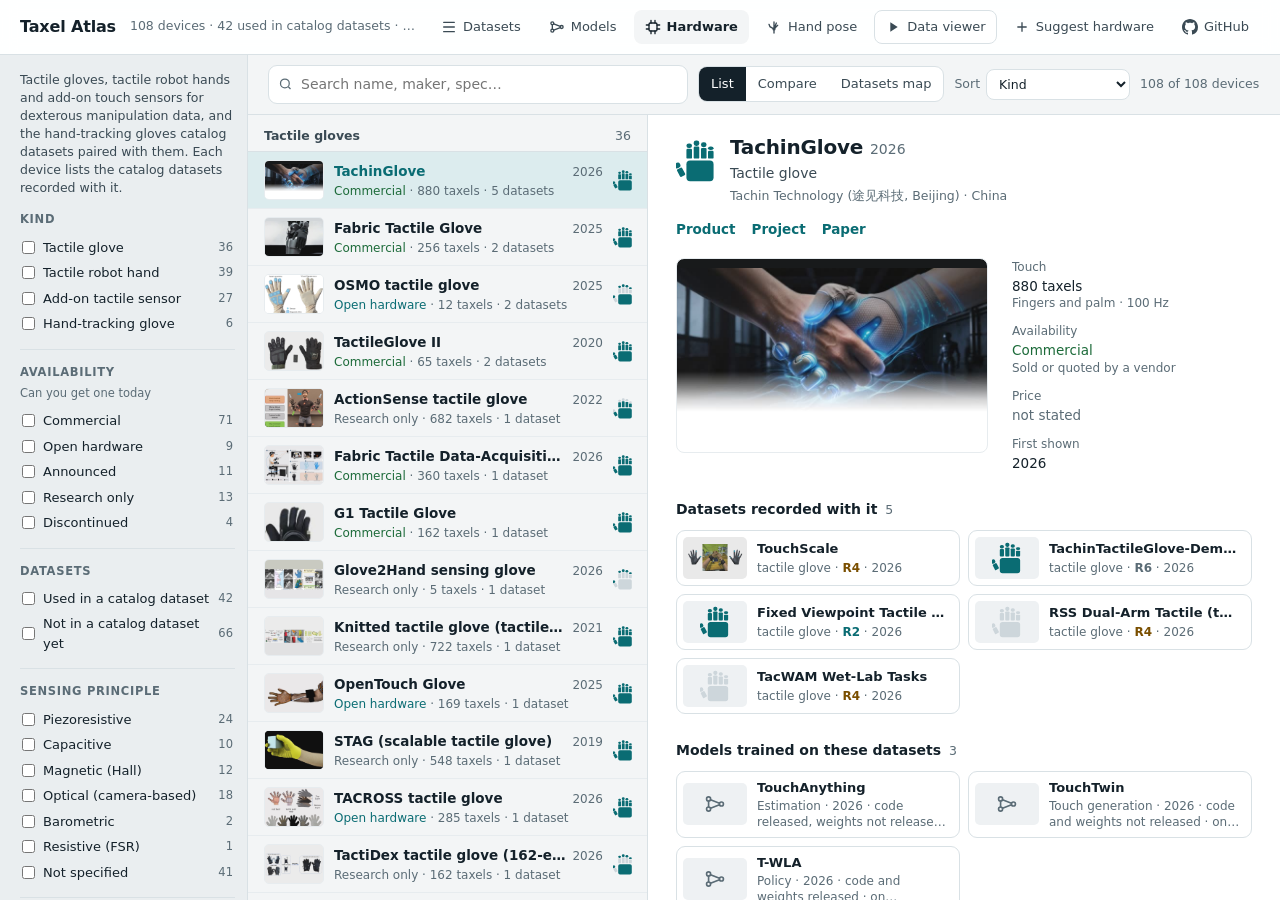
<file: hardware.html>
<!doctype html>
<html lang="en">
<head>
<meta charset="utf-8">
<meta name="viewport" content="width=device-width,initial-scale=1">
<title>Tactile Hand Hardware · Taxel Atlas</title>
<meta name="robots" content="noindex">
<!-- the hardware list now lives in the catalog (index.html, tab=hardware); old links such as hardware.html#h=<id> keep their hash -->
<script>location.replace('./#' + ['tab=hardware', location.hash.slice(1)].filter(Boolean).join('&'))</script>
<link rel="canonical" href="./#tab=hardware">
<noscript><meta http-equiv="refresh" content="0; url=./#tab=hardware"></noscript>
</head>
<body>
<p>The hardware list moved into the catalog. <a href="./#tab=hardware">Open the hardware list</a></p>
</body>
</html>
</file>
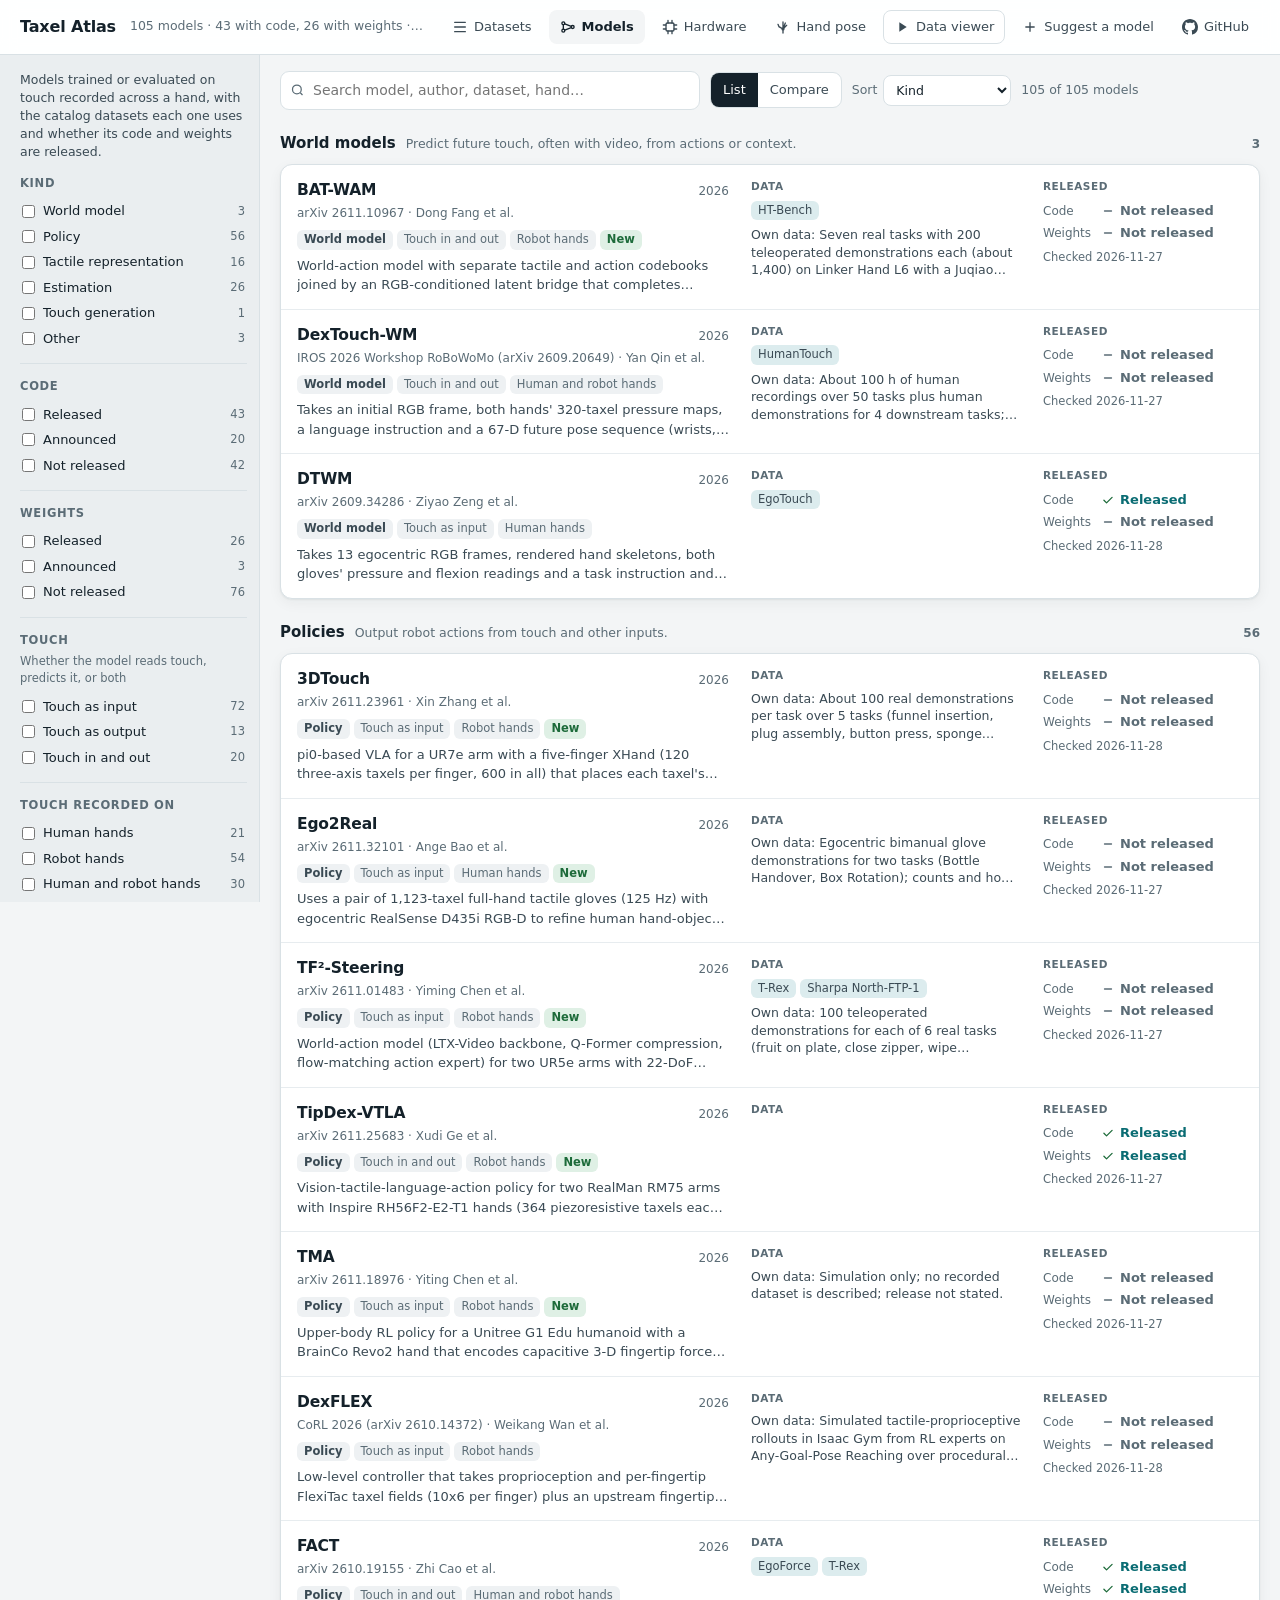
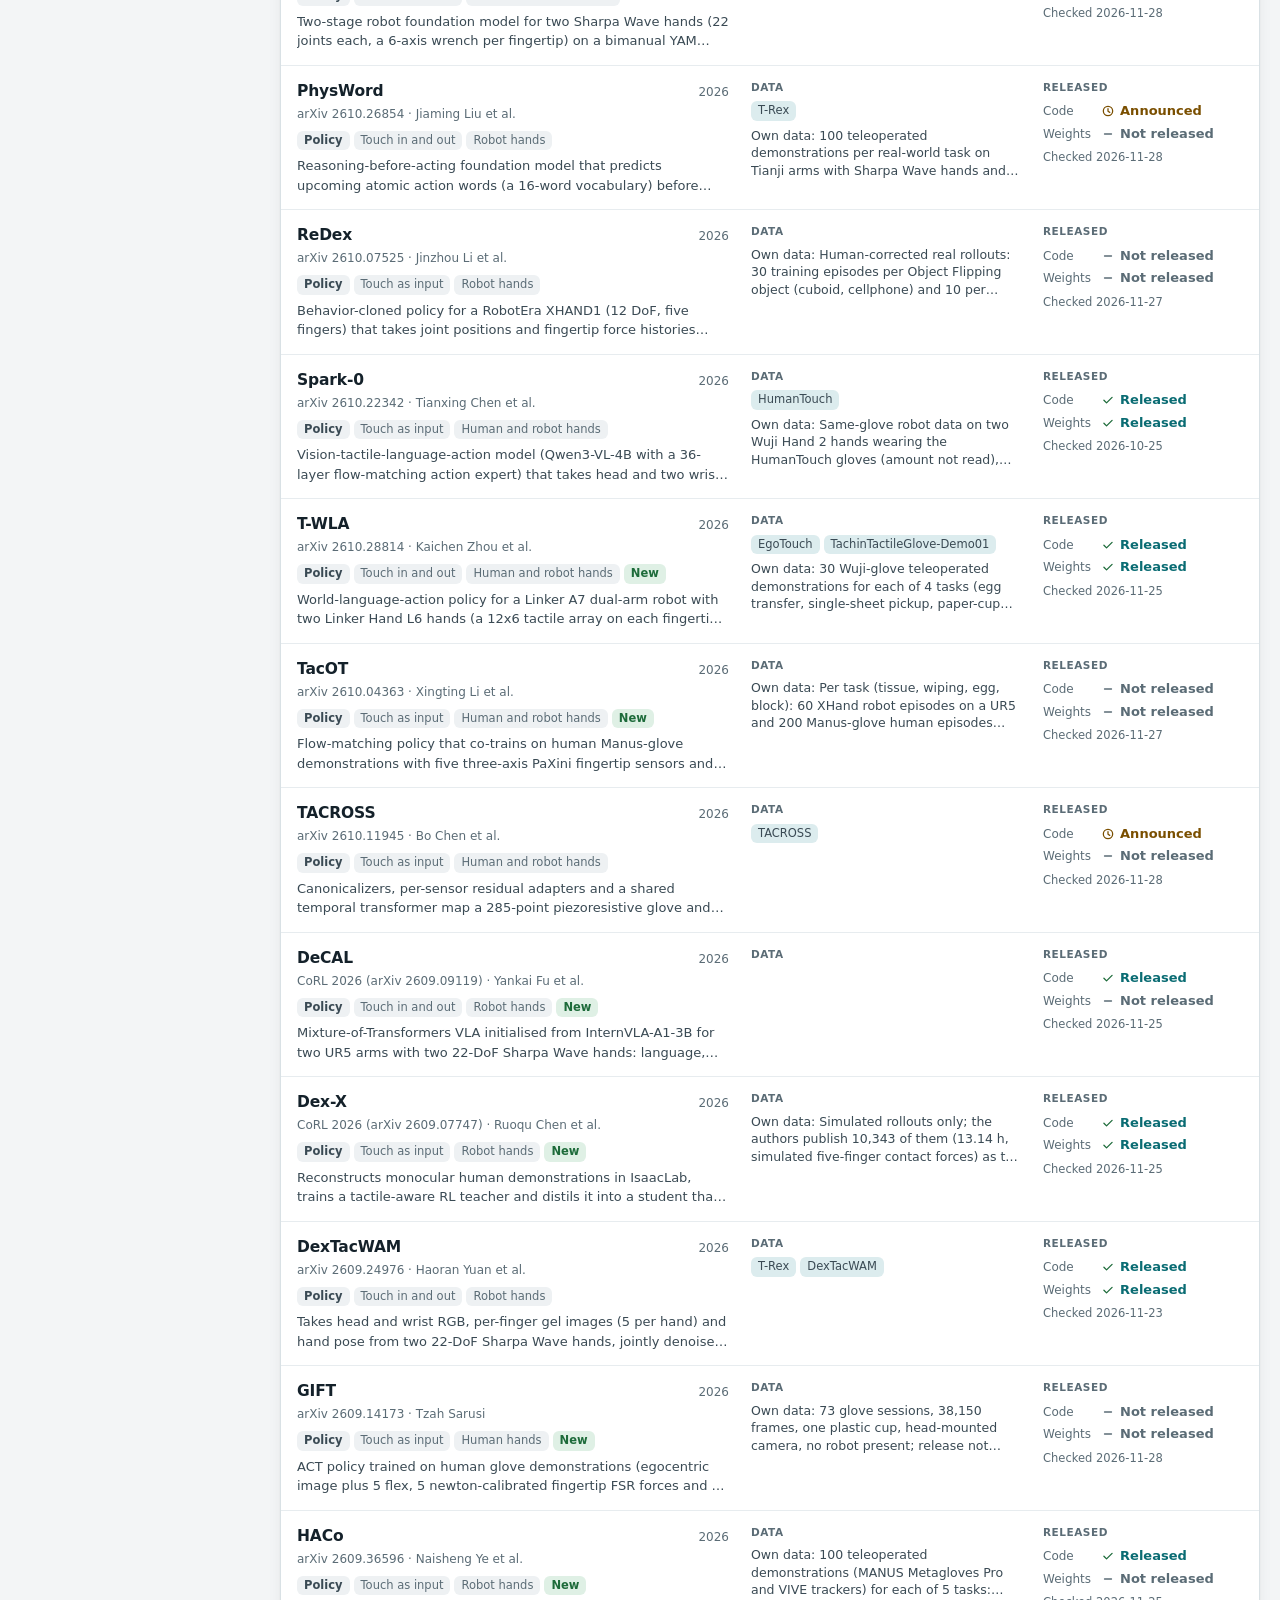
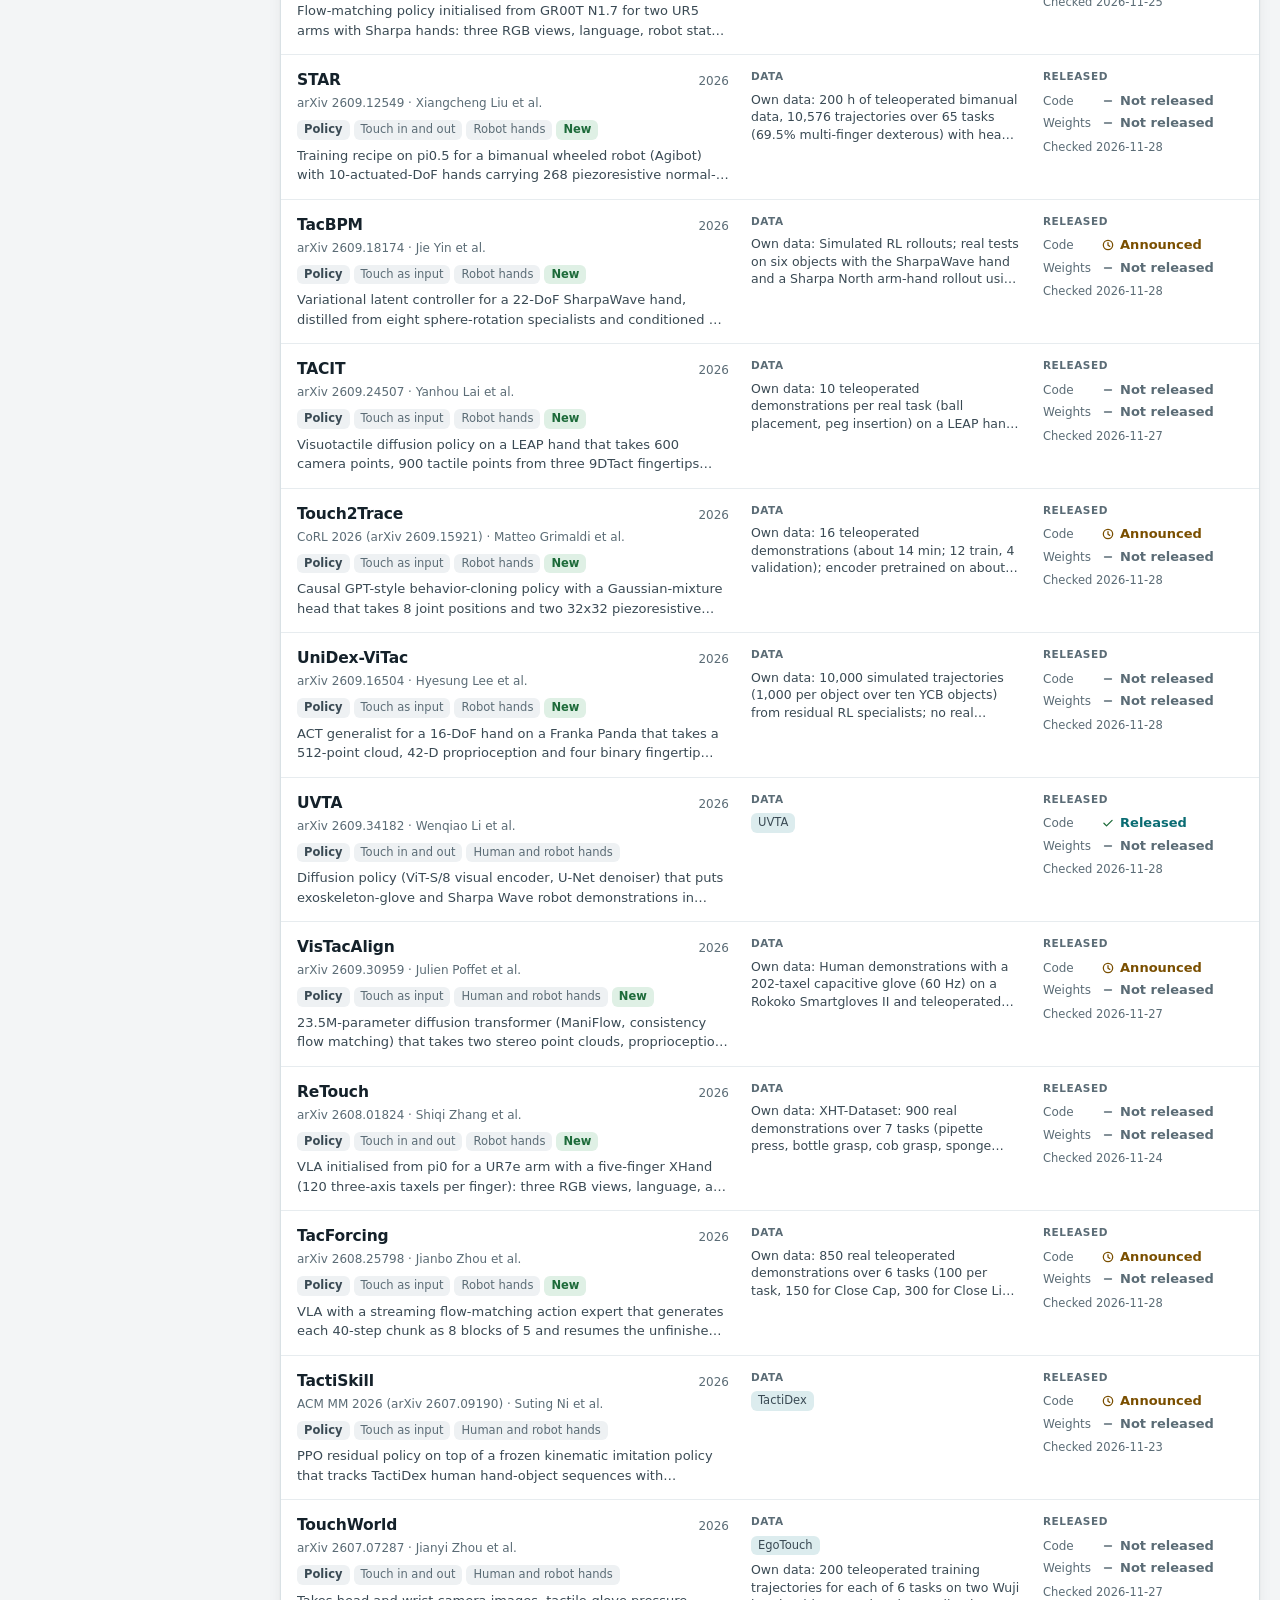
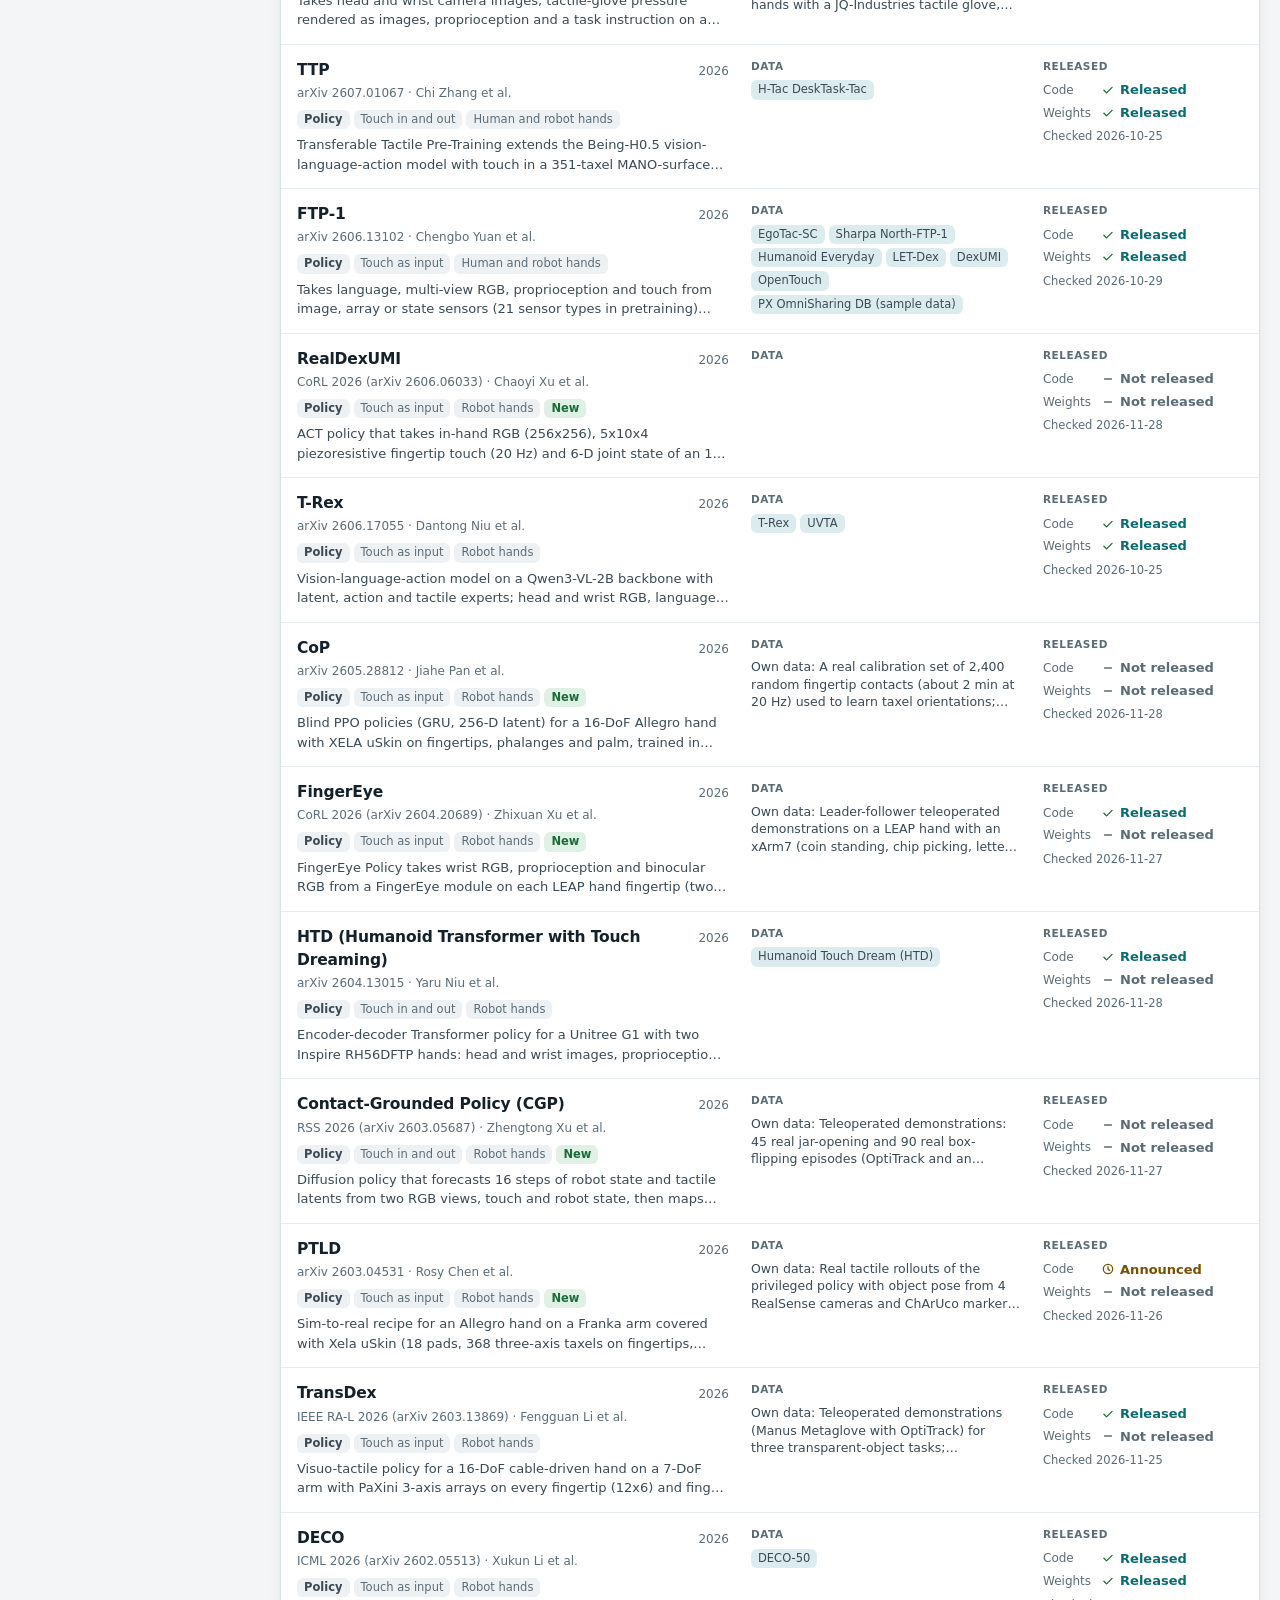
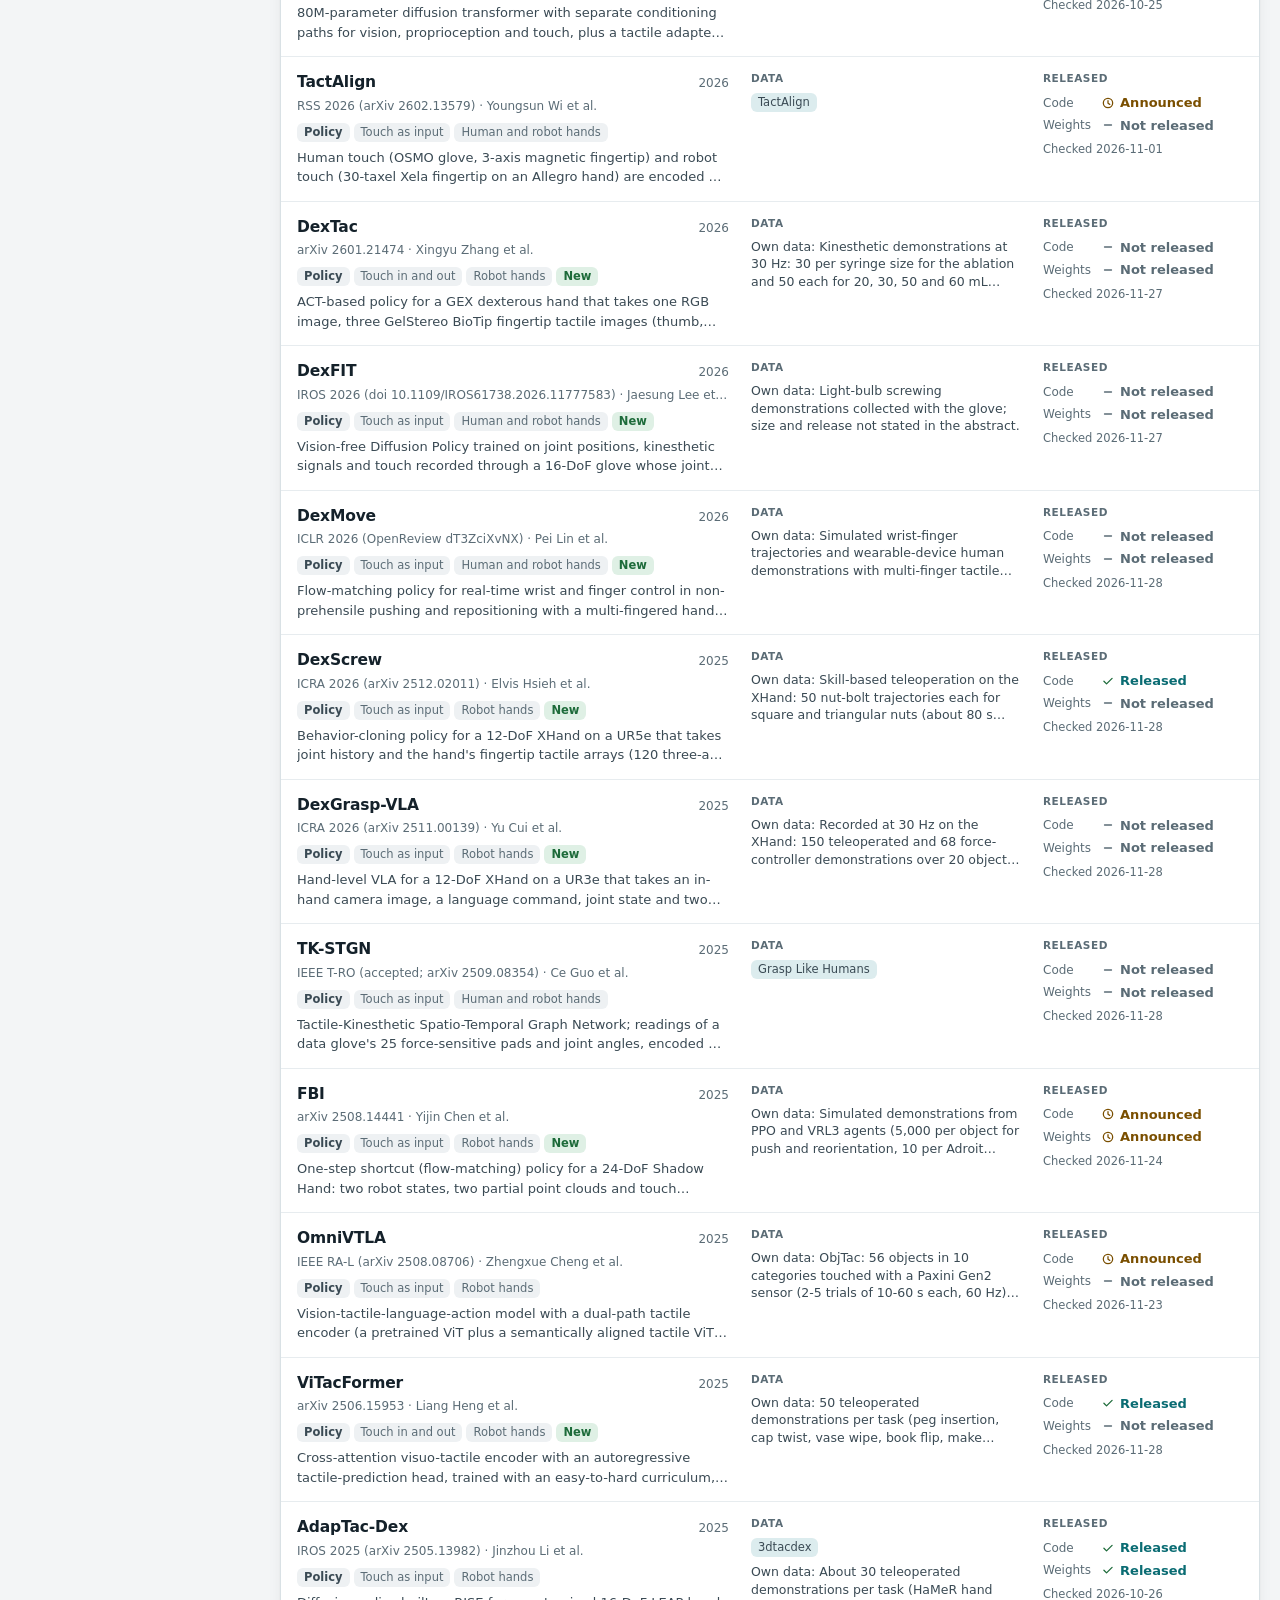
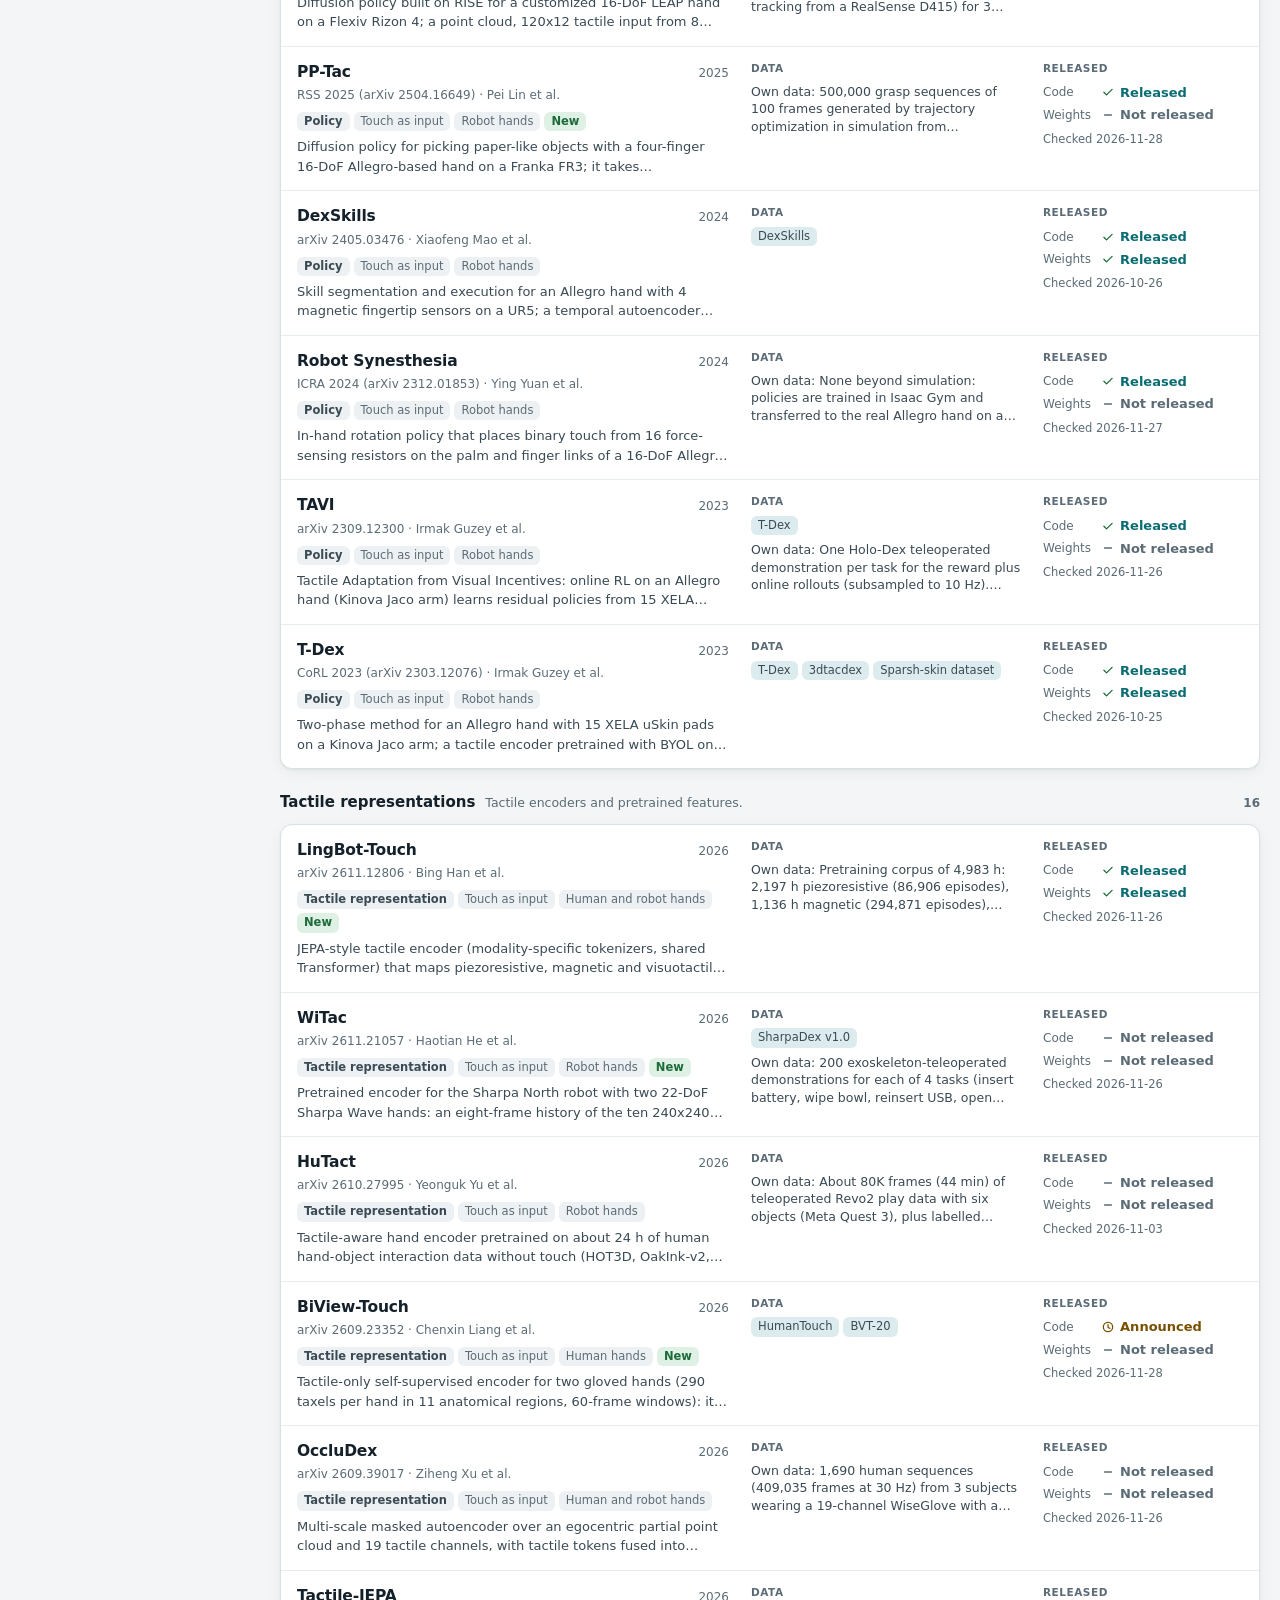
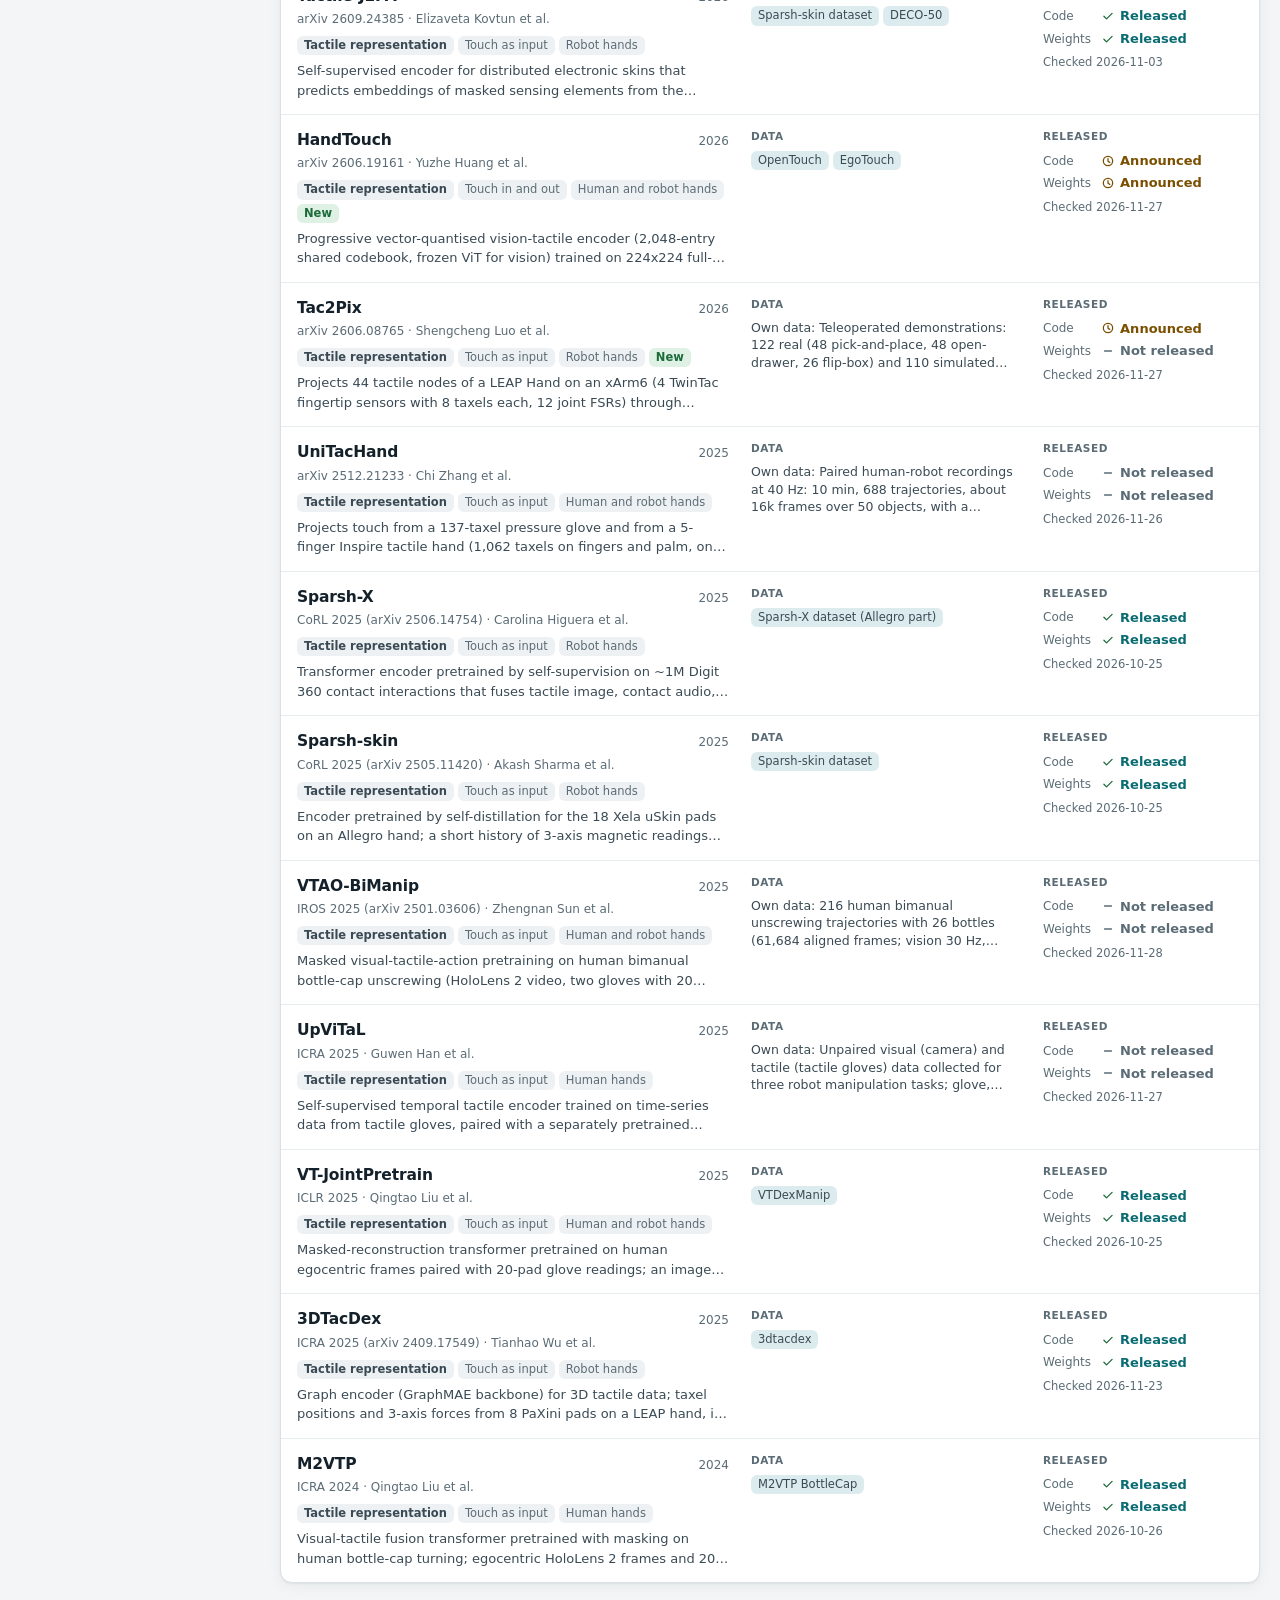
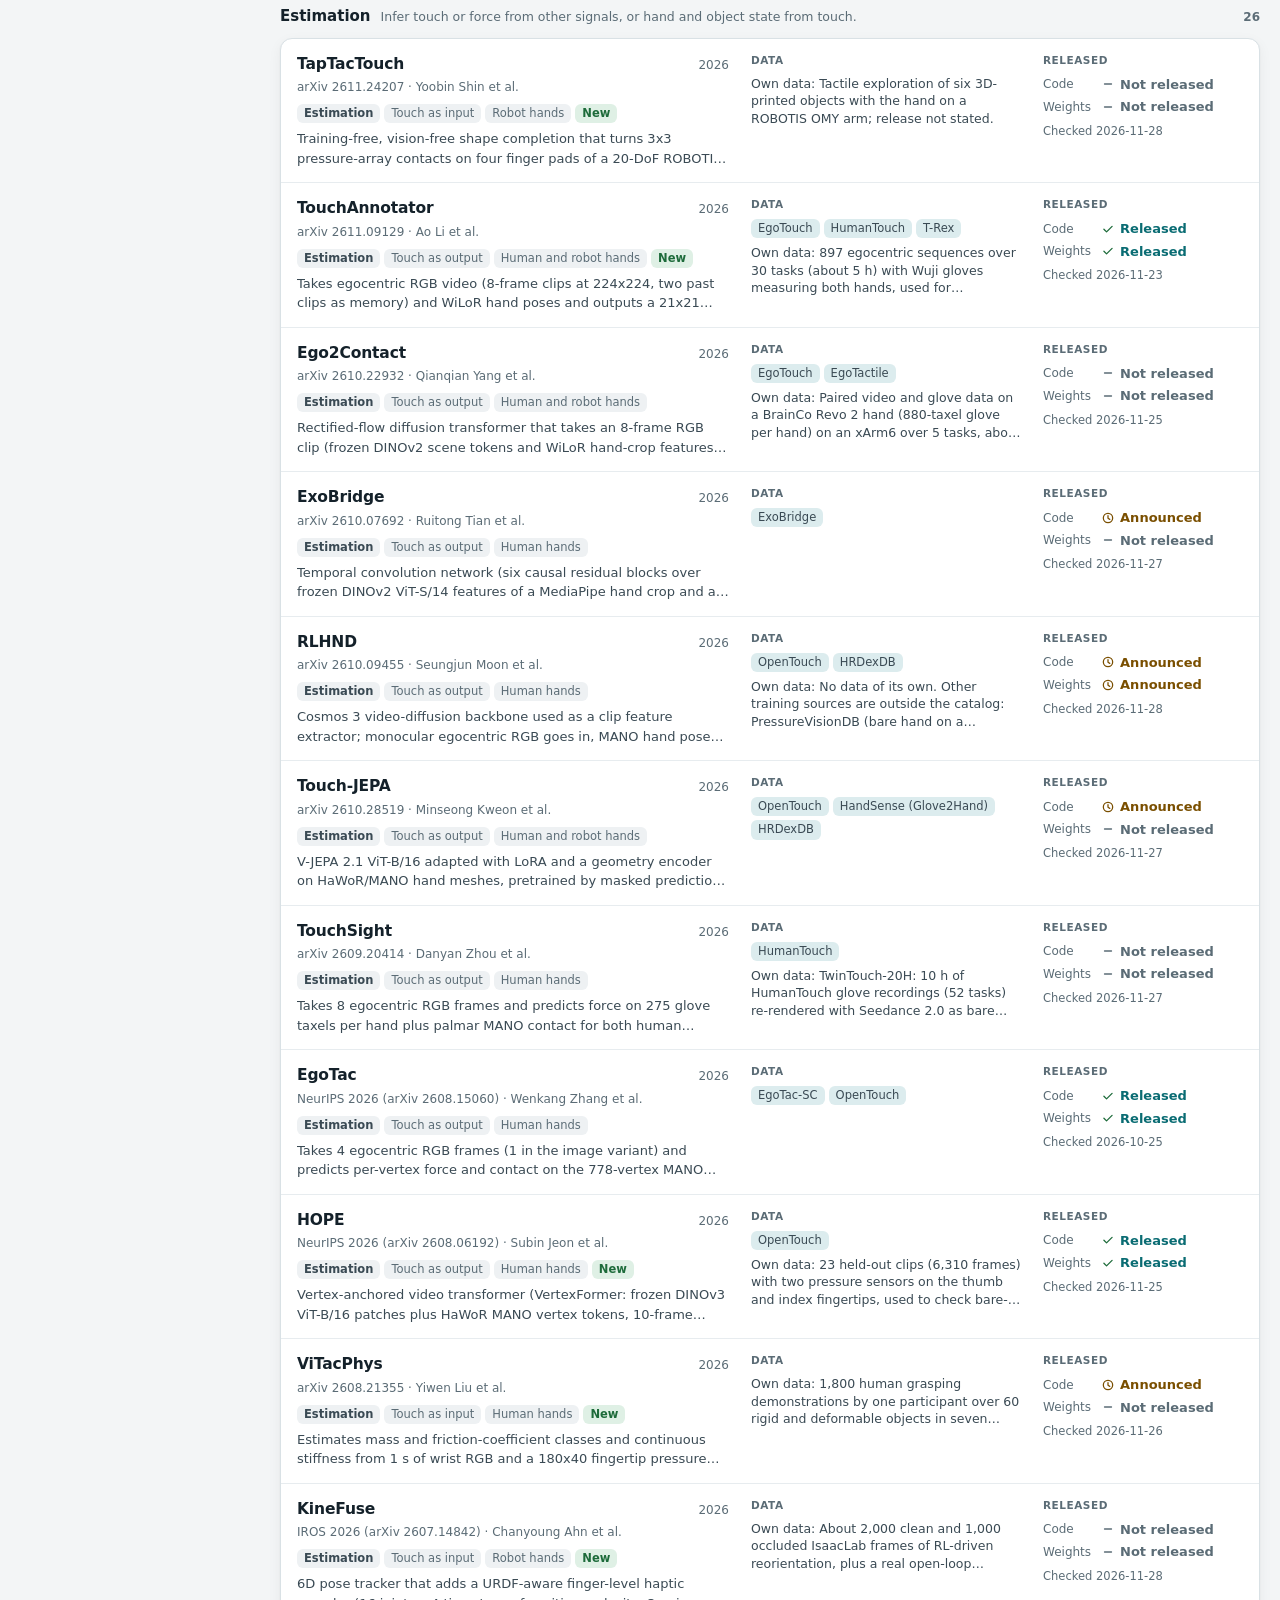
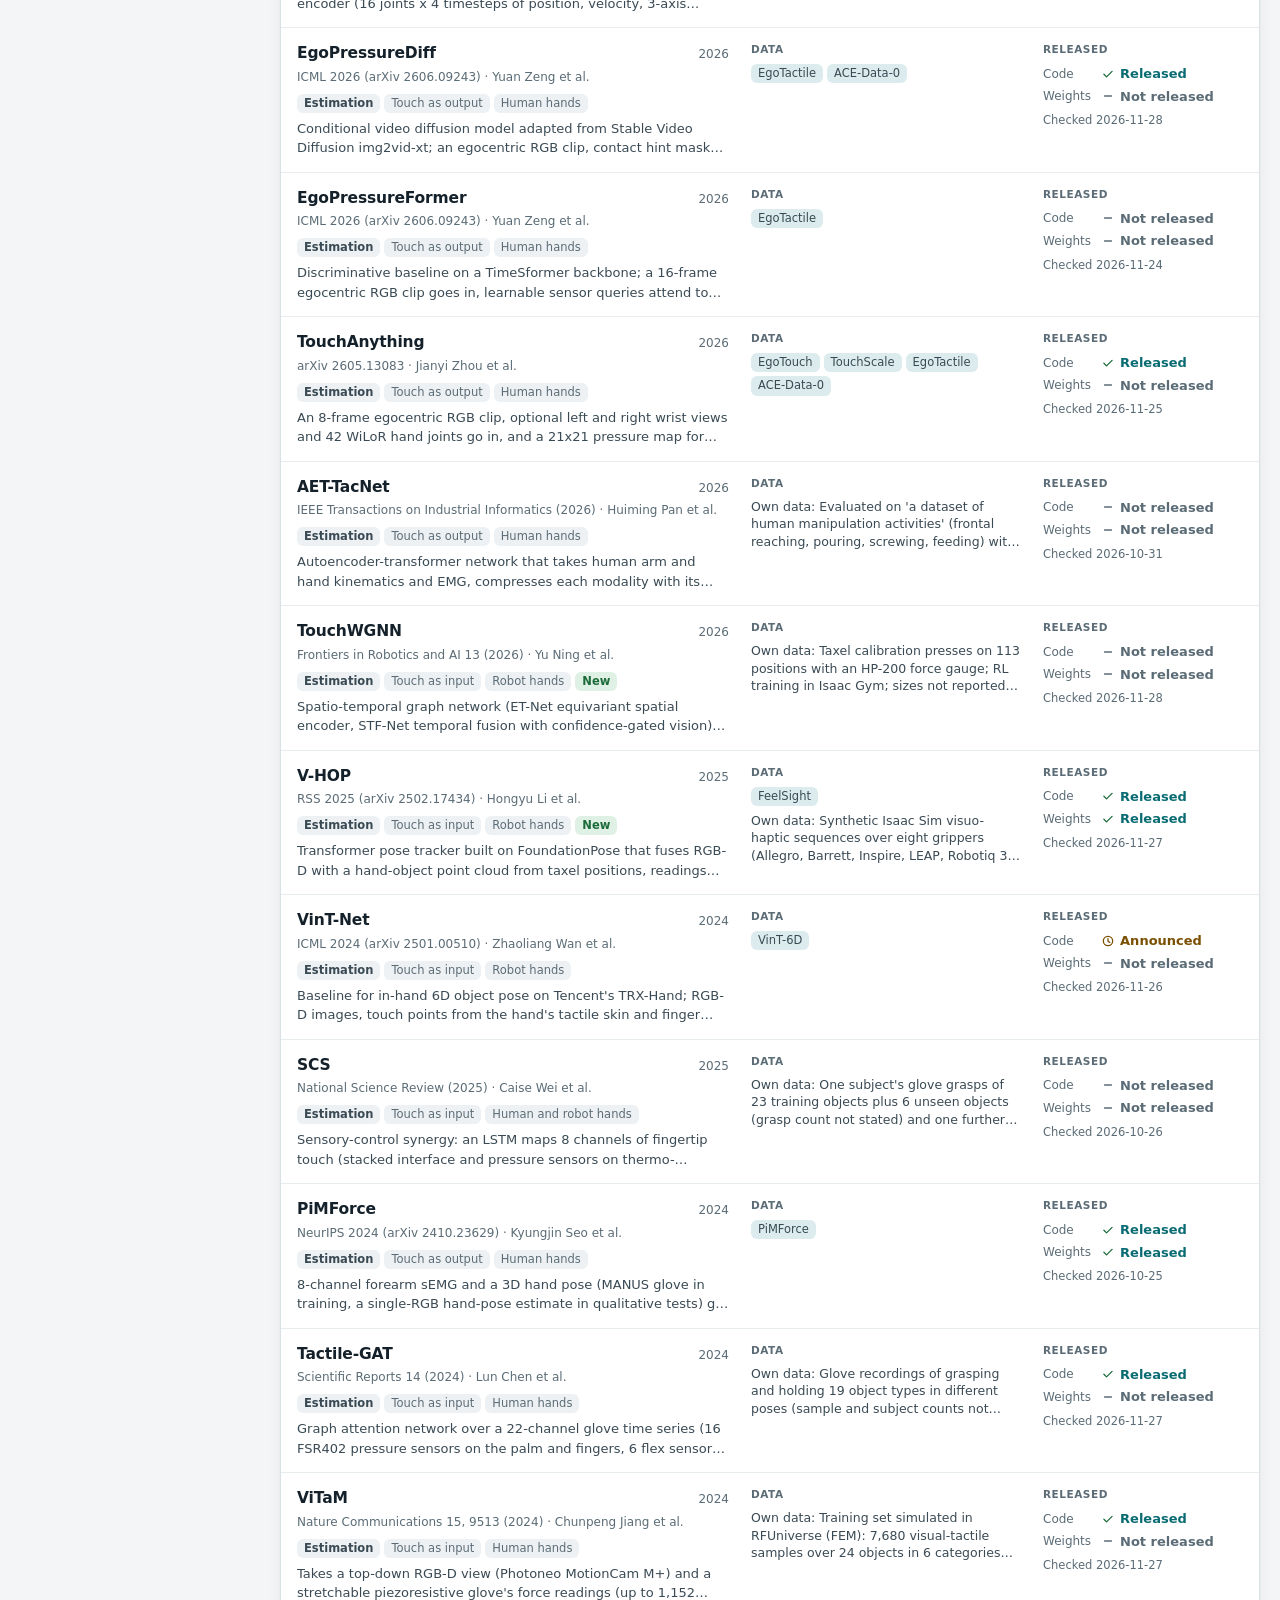
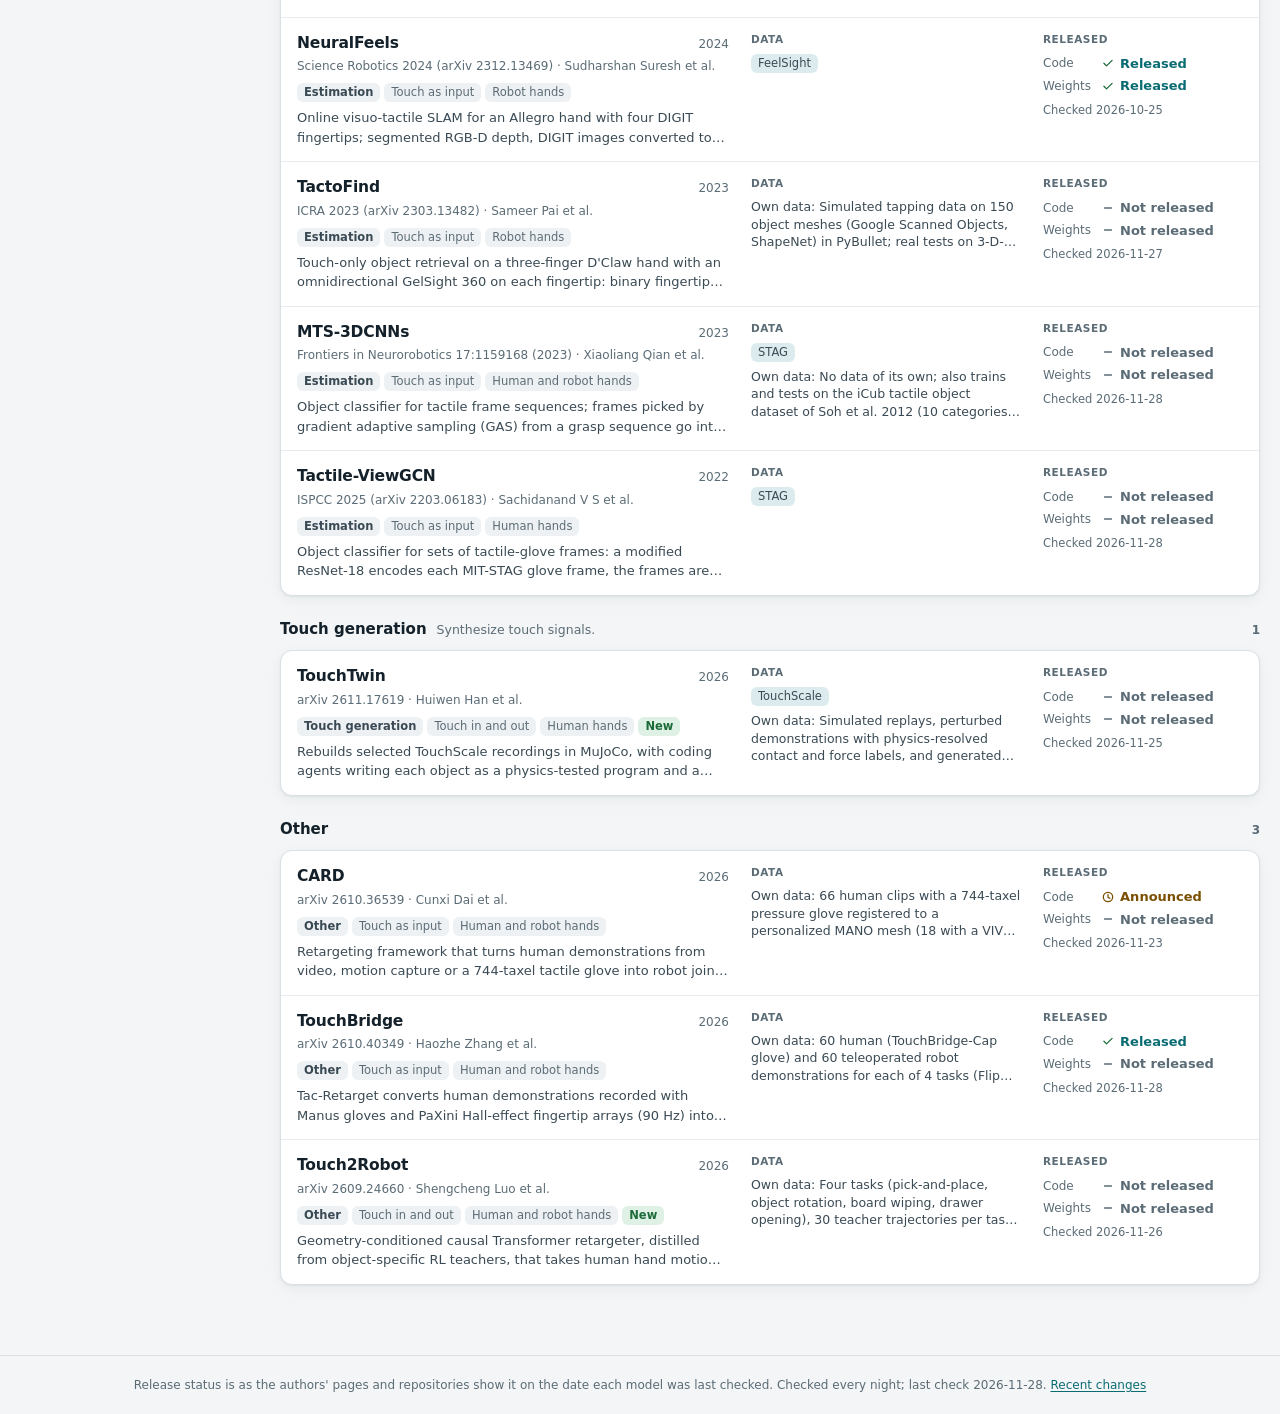
<file: models.html>
<!doctype html>
<html lang="en">
<head>
<meta charset="utf-8">
<meta name="viewport" content="width=device-width,initial-scale=1">
<title>Tactile Hand Models</title>
<meta name="description" content="Models trained or evaluated on touch recorded across a hand, with the tactile datasets each one uses and whether its code and weights are released.">
<link rel="icon" href="data:image/svg+xml,%3Csvg xmlns='http://www.w3.org/2000/svg' viewBox='0 0 32 32'%3E%3Crect width='32' height='32' rx='7' fill='%230a6c73'/%3E%3Cg fill='%23fff'%3E%3Crect x='9' y='5' width='3.2' height='12' rx='1.6'/%3E%3Crect x='13.4' y='3.5' width='3.2' height='13' rx='1.6'/%3E%3Crect x='17.8' y='4.5' width='3.2' height='12' rx='1.6'/%3E%3Crect x='22.2' y='7' width='3.2' height='10' rx='1.6'/%3E%3Crect x='8' y='15' width='17.6' height='12' rx='3'/%3E%3C/g%3E%3C/svg%3E">
<link rel="stylesheet" href="assets/site.css">
<style>
/* models: one row per model (what it is | the data it learned from | what is released) */
.mlist{display:flex;flex-direction:column;background:var(--panel);border:1px solid var(--line);border-radius:12px;box-shadow:var(--shadow);overflow:hidden}
.mrow{display:grid;grid-template-columns:minmax(0,1.6fr) minmax(0,1fr) 200px;gap:6px 22px;padding:14px 16px;border-top:1px solid var(--line2);cursor:pointer}
.mrow:first-child{border-top:0}
.mrow:hover{background:var(--bg)}
.mrow .desc{-webkit-line-clamp:2}
.mcol{display:flex;flex-direction:column;gap:6px;min-width:0}
.mlbl{font-size:10.5px;font-weight:650;letter-spacing:.05em;text-transform:uppercase;color:var(--muted)}
.own{font-size:12.5px;color:var(--ink2);line-height:1.4;display:-webkit-box;-webkit-line-clamp:3;-webkit-box-orient:vertical;overflow:hidden}
.rel{display:grid;grid-template-columns:auto 1fr;gap:3px 10px;margin:0;font-size:13px;align-items:center}
.rel dt{color:var(--muted);font-size:12px}
.rel dd{margin:0;display:flex;align-items:center;gap:5px;font-weight:600}
.rel a{text-decoration:none}.rel a:hover{text-decoration:underline}
.st{width:14px;height:14px;flex:none;fill:none;stroke:currentColor;stroke-width:2.2;stroke-linecap:round;stroke-linejoin:round}
.st-released{color:var(--ok)}.st-announced{color:var(--warn)}.st-not_released{color:var(--muted);font-weight:500}
.chk{font-size:11.5px;color:var(--muted)}
.tag.kind{background:var(--pre);font-weight:600;color:var(--ink2)}
.kv .st-released,.kv .st-announced,.kv .st-not_released{display:inline-flex;align-items:center;gap:5px;font-weight:600}
@media (max-width:1100px){.mrow{grid-template-columns:minmax(0,1fr) 190px}.mrow .muses{grid-column:1/-1;grid-row:2}}
@media (max-width:560px){.mrow{grid-template-columns:minmax(0,1fr)}.mrow .muses{grid-row:auto}}
</style>
</head>
<body>
<header class="top">
  <h1>Taxel Atlas</h1><span class="sum" id="sum"></span>
  <nav>
    <a href="./"><svg viewBox="0 0 24 24" class="ln"><path d="M4 5h16M4 12h16M4 19h16"/></svg><span>Datasets</span></a>
    <a href="models.html" aria-current="page"><svg viewBox="0 0 24 24" class="ln"><circle cx="5" cy="6.5" r="2.2"/><circle cx="5" cy="17.5" r="2.2"/><circle cx="19" cy="12" r="2.2"/><path d="M7.1 7.3 16.9 11.2M7.1 16.7l9.8-3.9M5 8.7v6.6"/></svg><span>Models</span></a>
    <a href="./#tab=hardware"><svg viewBox="0 0 24 24" class="ln"><rect x="6" y="6" width="12" height="12" rx="2"/><path d="M9 2v4M15 2v4M9 18v4M15 18v4M2 9h4M2 15h4M18 9h4M18 15h4"/></svg><span>Hardware</span></a>
    <a href="pose.html"><svg viewBox="0 0 24 24" class="ln"><path d="M12 21v-6M12 15 6 11.5 4.5 8M12 15V4.5M12 15l3.5-9M12 15l5.5-5.5"/><circle cx="12" cy="15" r="1.4"/></svg><span>Hand pose</span></a>
    <a href="viewer/" class="pri"><svg viewBox="0 0 24 24"><path d="M8 5v14l11-7z"/></svg><span>Data viewer</span></a>
    <a id="contrib" href="#"><svg viewBox="0 0 24 24"><path d="M11 5h2v14h-2zM5 11h14v2H5z"/></svg><span>Suggest a model</span></a>
    <a id="gh" href="#" aria-label="GitHub repository"><svg viewBox="0 0 16 16"><path d="M8 0C3.58 0 0 3.58 0 8c0 3.54 2.29 6.53 5.47 7.59.4.07.55-.17.55-.38 0-.19-.01-.82-.01-1.49-2.01.37-2.53-.49-2.69-.94-.09-.23-.48-.94-.82-1.13-.28-.15-.68-.52-.01-.53.63-.01 1.08.58 1.23.82.72 1.21 1.87.87 2.33.66.07-.52.28-.87.51-1.07-1.78-.2-3.64-.89-3.64-3.95 0-.87.31-1.59.82-2.15-.08-.2-.36-1.02.08-2.12 0 0 .67-.21 2.2.82.64-.18 1.32-.27 2-.27.68 0 1.36.09 2 .27 1.53-1.04 2.2-.82 2.2-.82.44 1.1.16 1.92.08 2.12.51.56.82 1.27.82 2.15 0 3.07-1.87 3.75-3.65 3.95.29.25.54.73.54 1.48 0 1.07-.01 1.93-.01 2.2 0 .21.15.46.55.38A8.013 8.013 0 0016 8c0-4.42-3.58-8-8-8z"/></svg><span>GitHub</span></a>
  </nav>
</header>
<div class="app">
  <aside class="facets" id="facets" aria-label="Filters"></aside>
  <main class="main">
    <div class="bar">
      <button class="filtbtn" id="filtbtn" aria-controls="facets">Filters</button>
      <label class="search"><svg viewBox="0 0 24 24"><circle cx="11" cy="11" r="7"/><path d="m20 20-3.5-3.5"/></svg><input id="q" type="search" placeholder="Search model, author, dataset, hand…" aria-label="Search"></label>
      <div class="seg" role="group" aria-label="View"><button data-view="list" aria-pressed="true">List</button><button data-view="table" aria-pressed="false">Compare</button></div>
      <label class="sort">Sort <select id="sort"><option value="kind">Kind</option><option value="year">Newest</option><option value="released">Released first</option><option value="uses">Datasets used</option><option value="name">Name</option></select></label>
      <span class="count" id="count" aria-live="polite"></span>
    </div>
    <div class="chips" id="chips"></div>
    <div id="out"></div>
  </main>
</div>
<footer>Release status is as the authors' pages and repositories show it on the date each model was last checked. <span id="upd"></span></footer>
<dialog id="dlg" aria-labelledby="dlgTitle"></dialog>
<script src="assets/common.js"></script>
<script src="assets/models.js"></script>
</body>
</html>
</file>
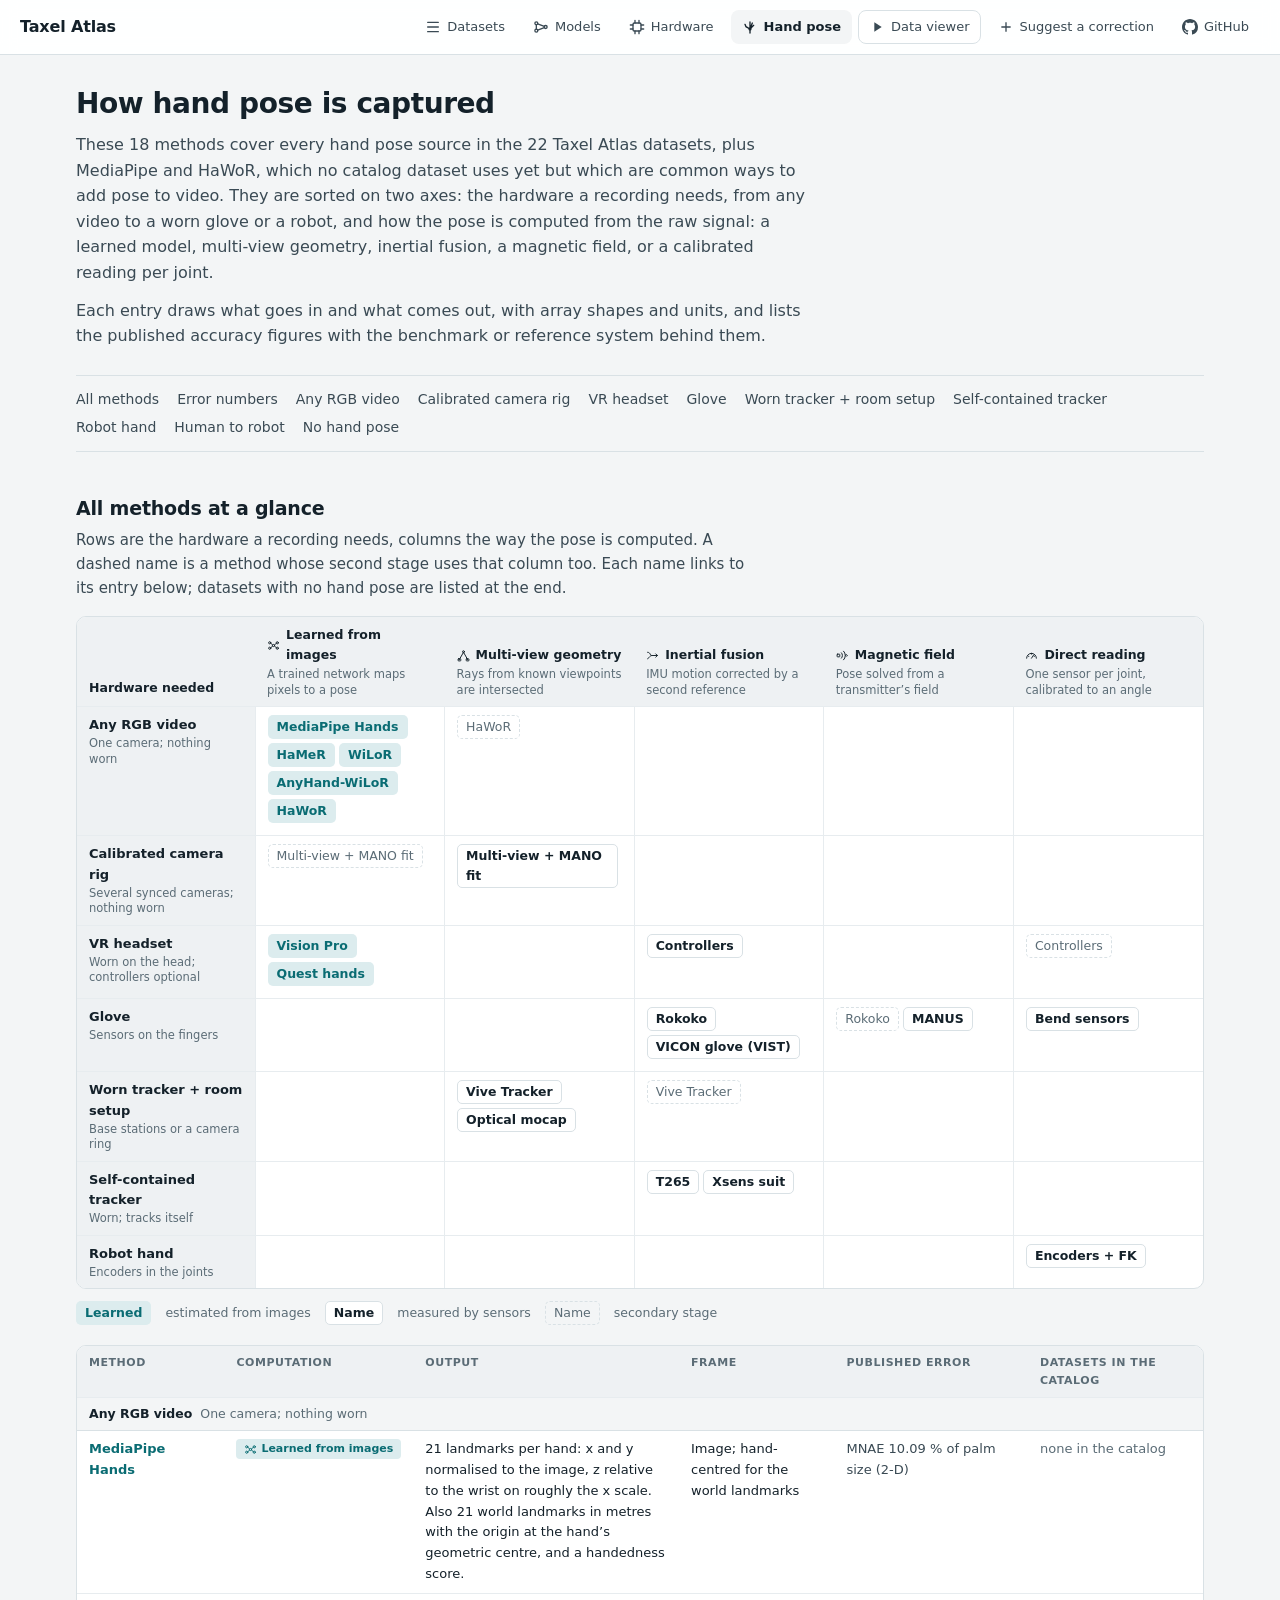
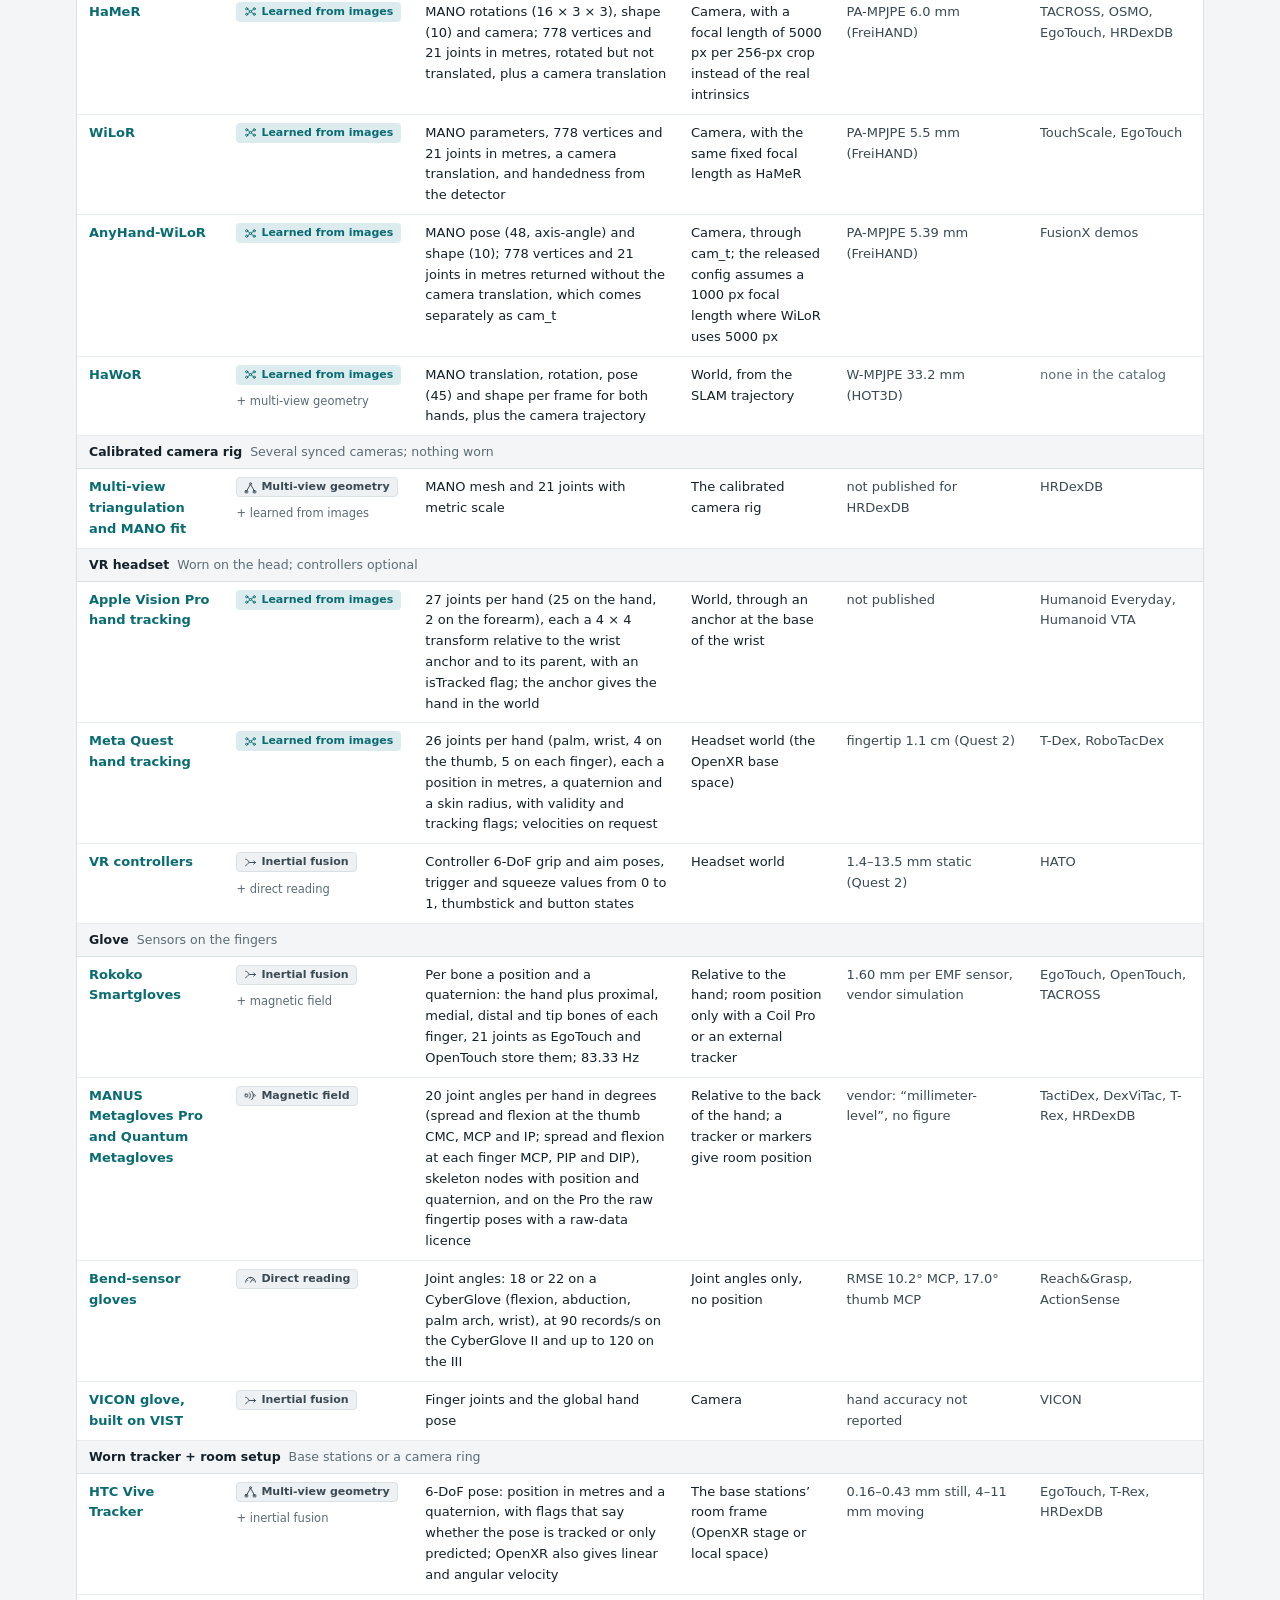
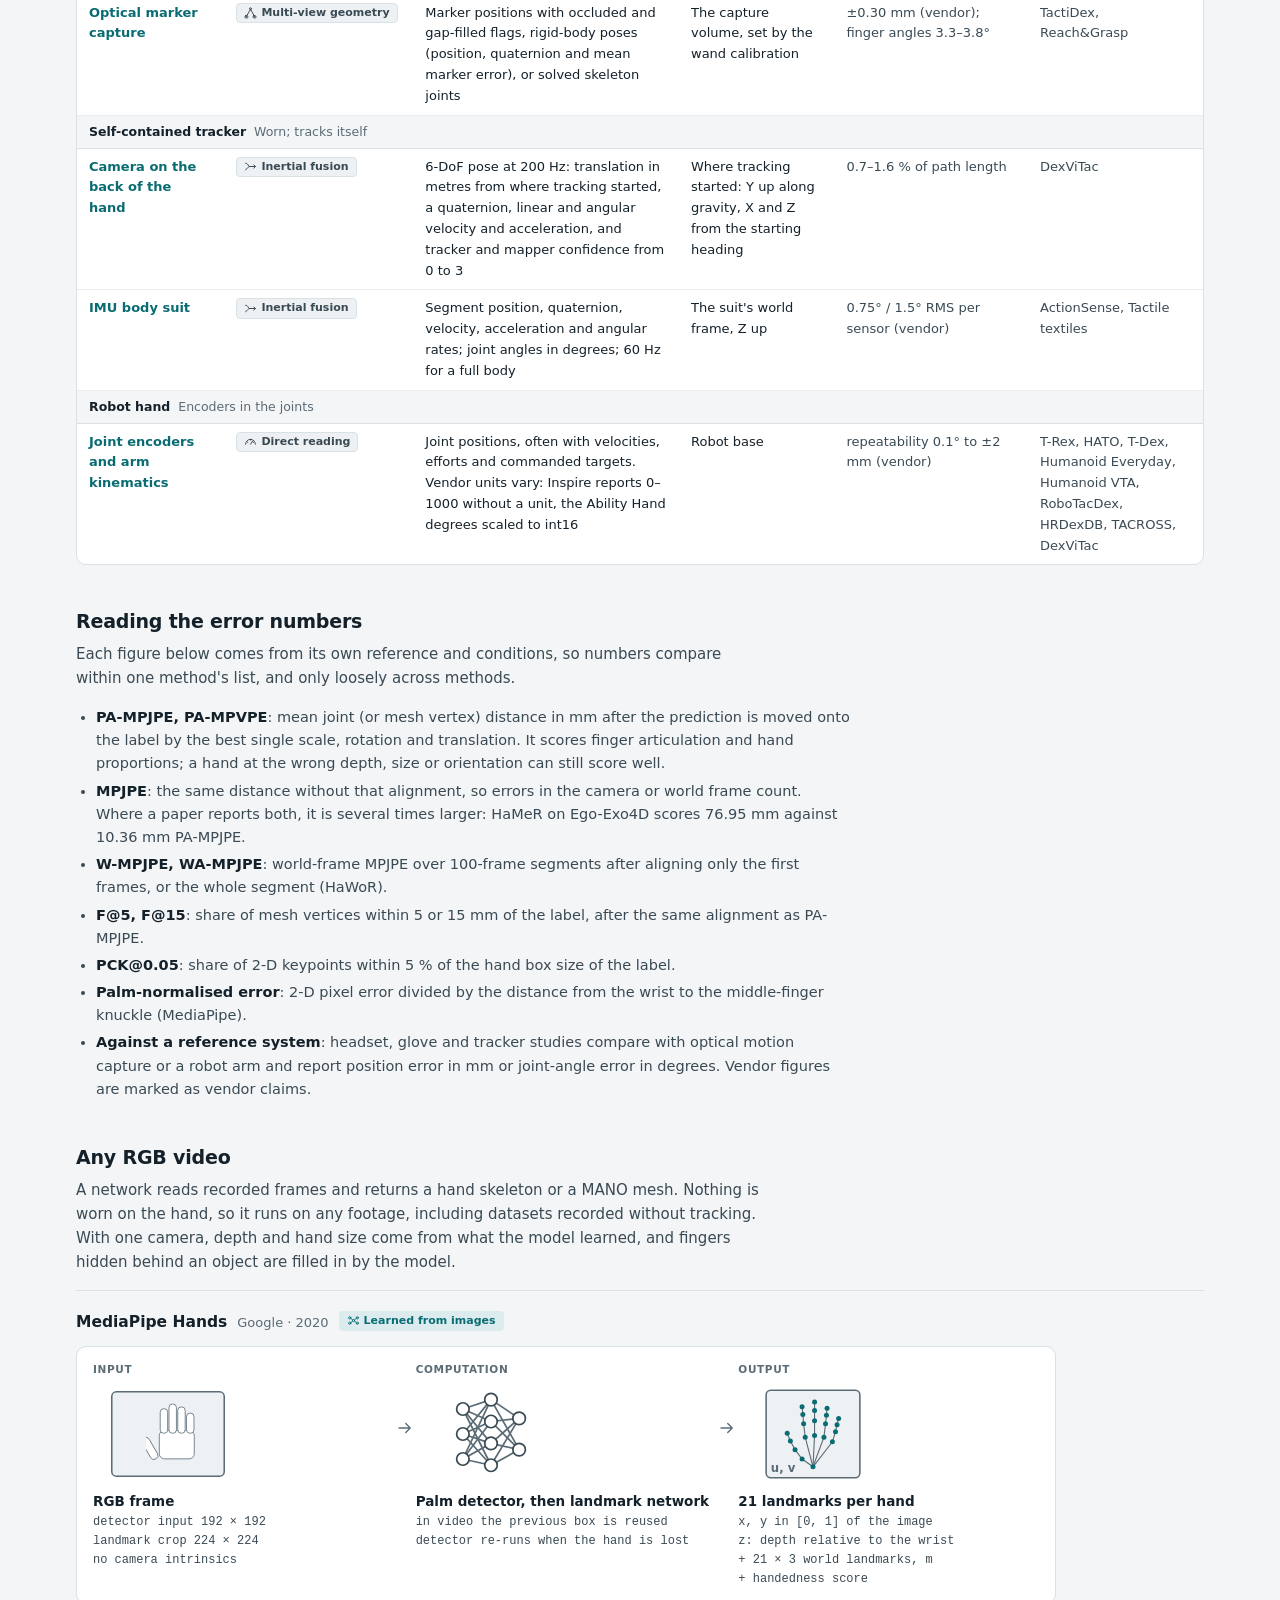
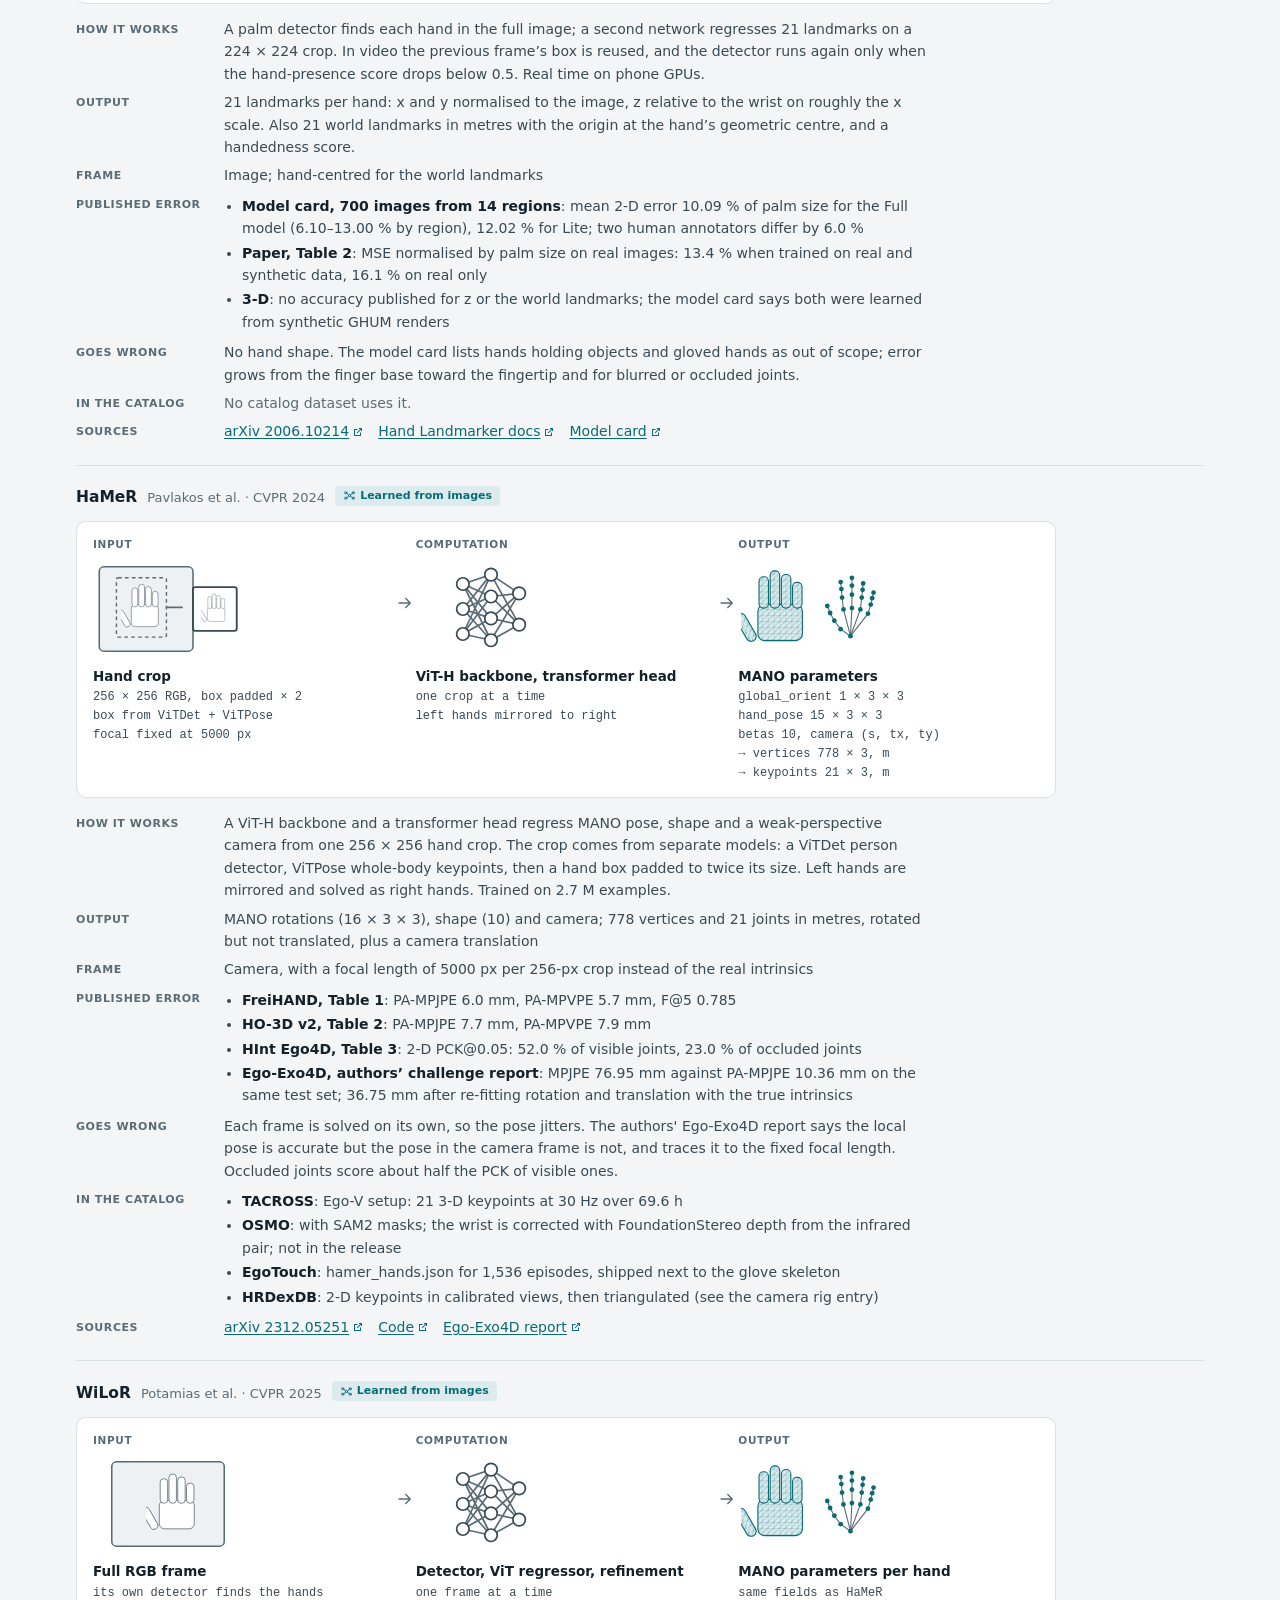
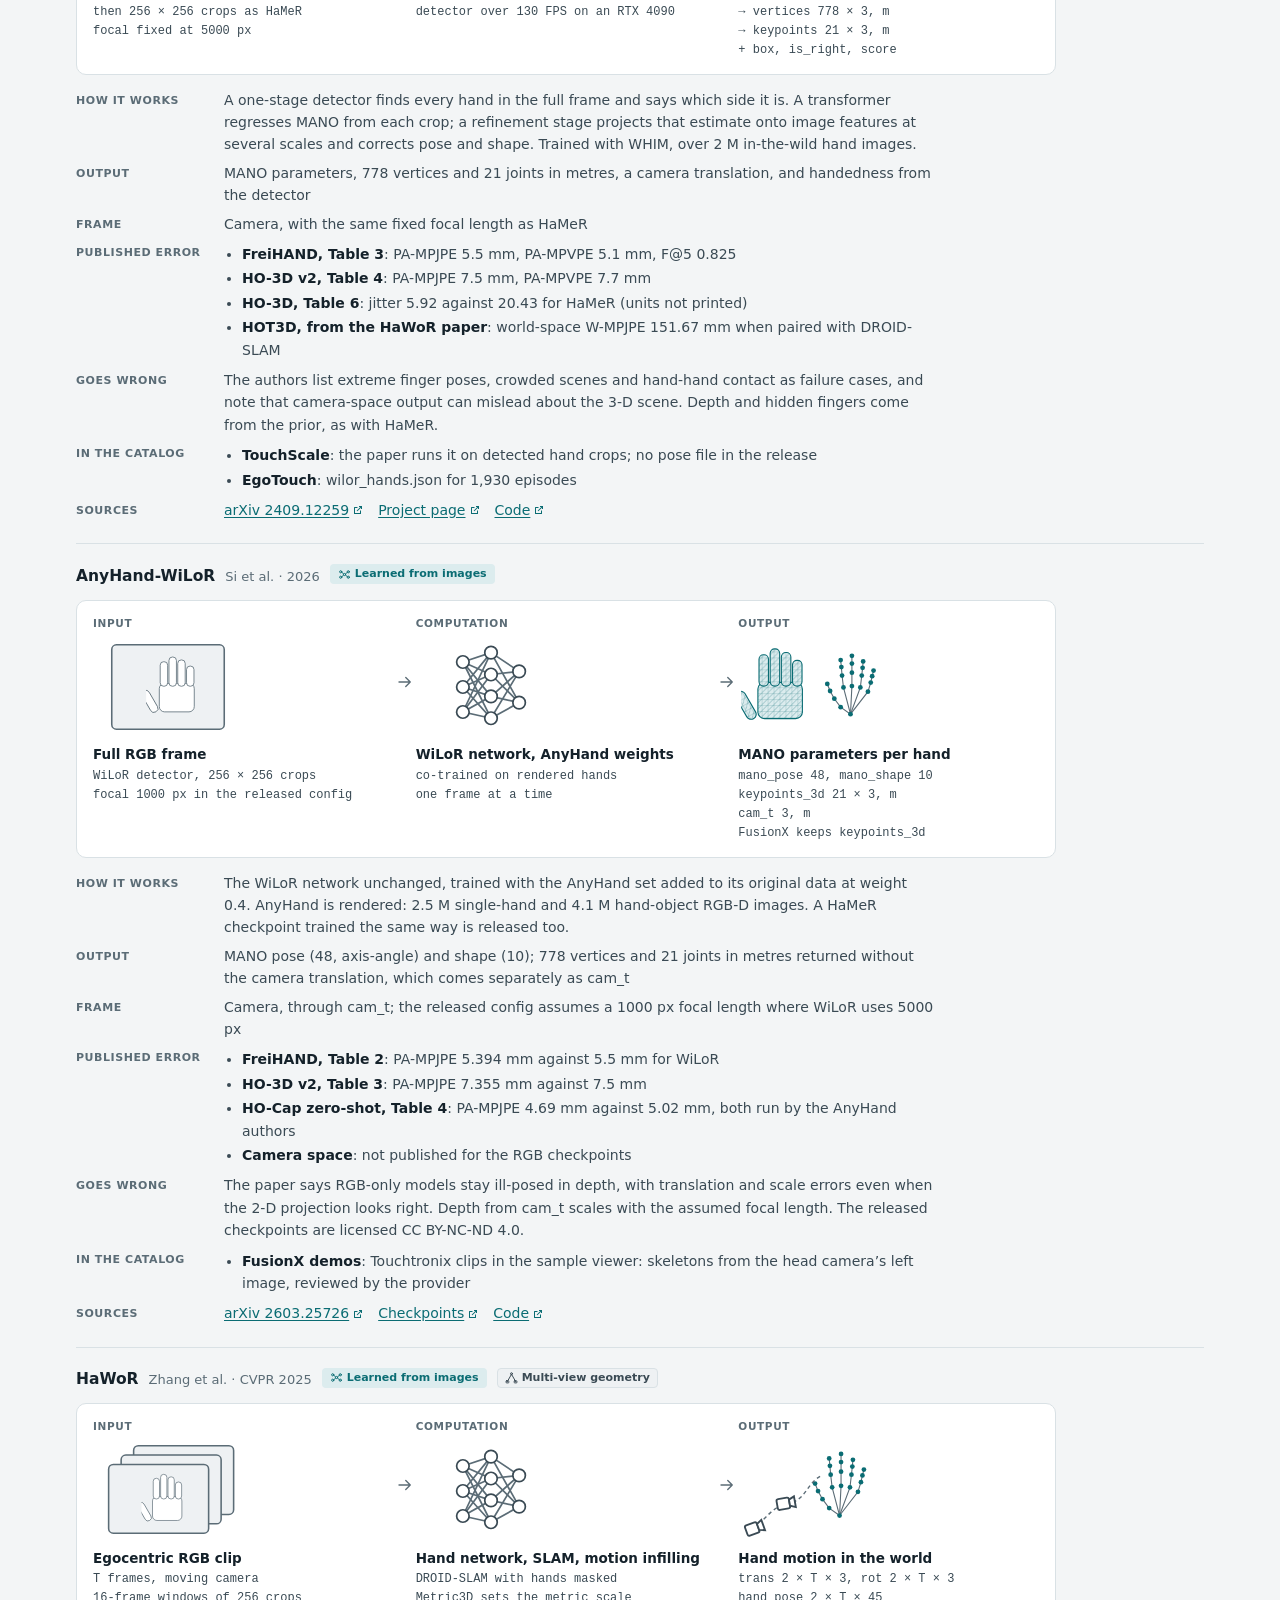
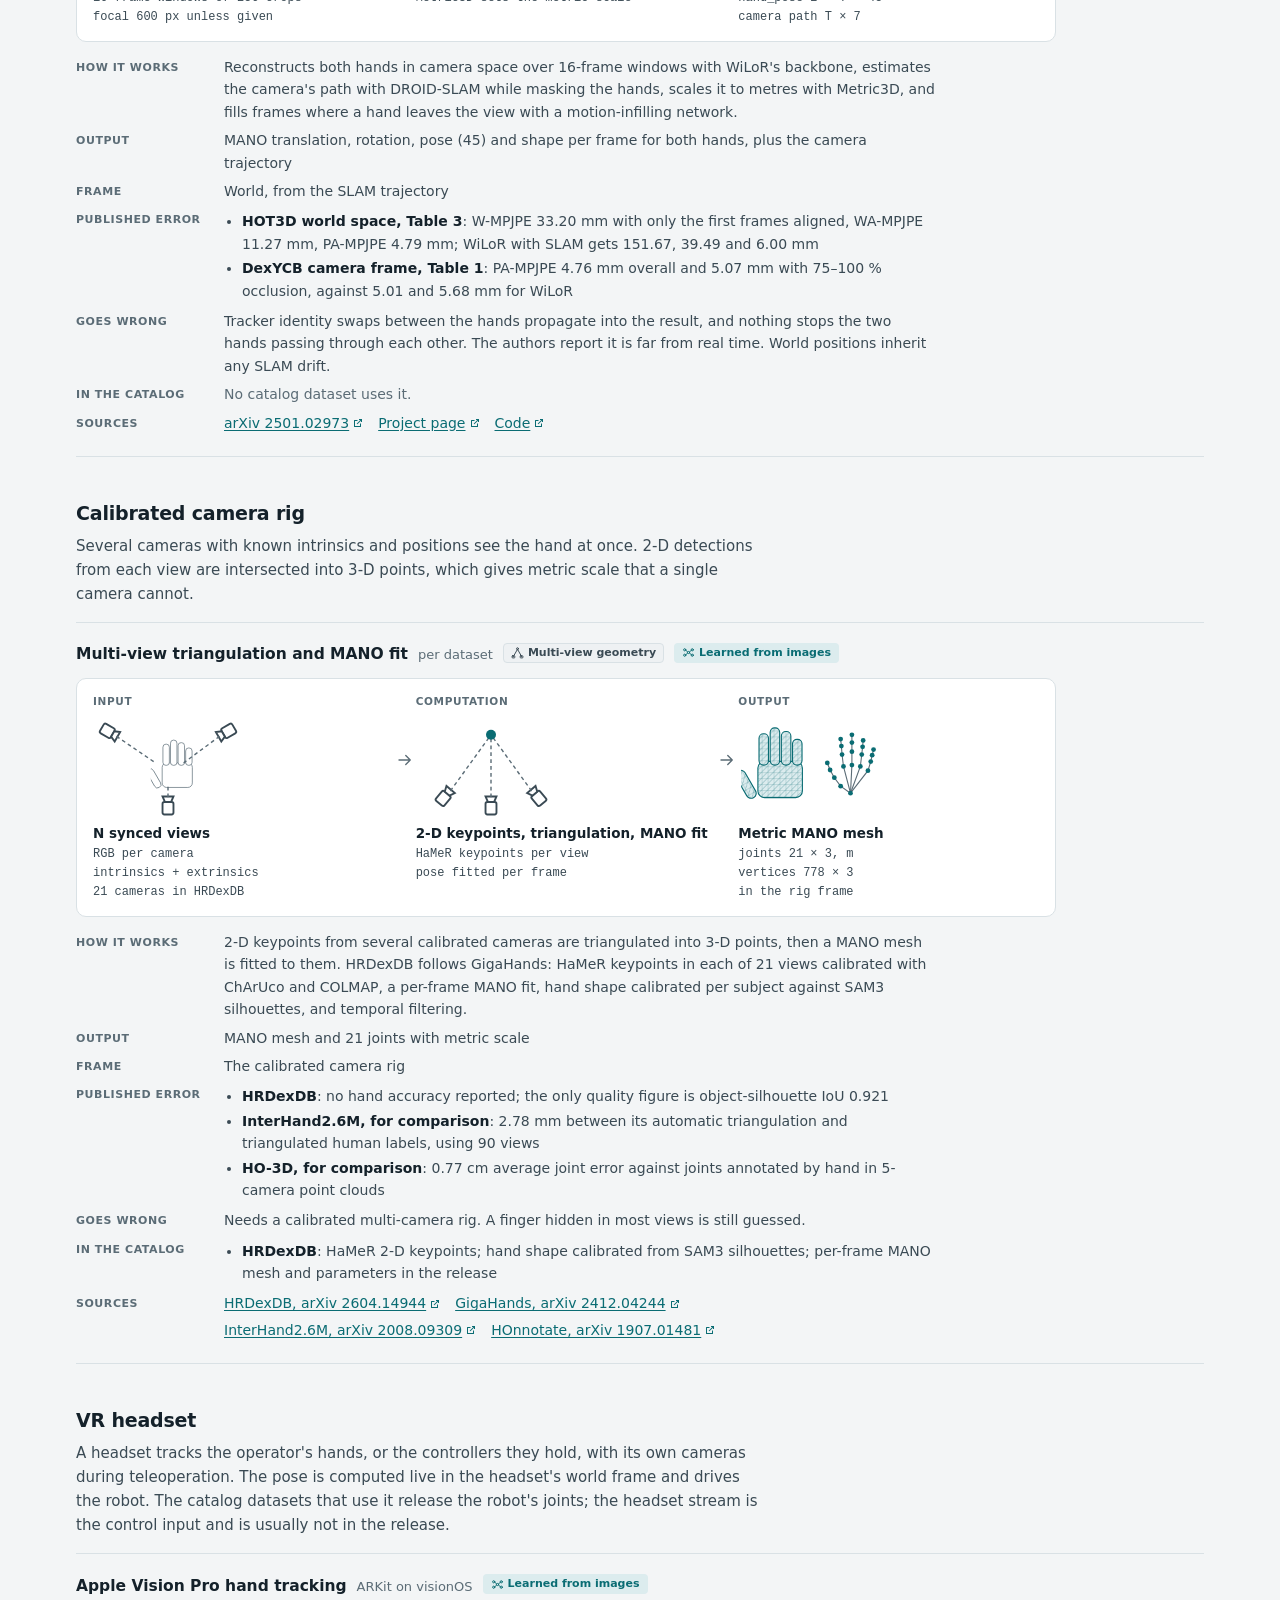
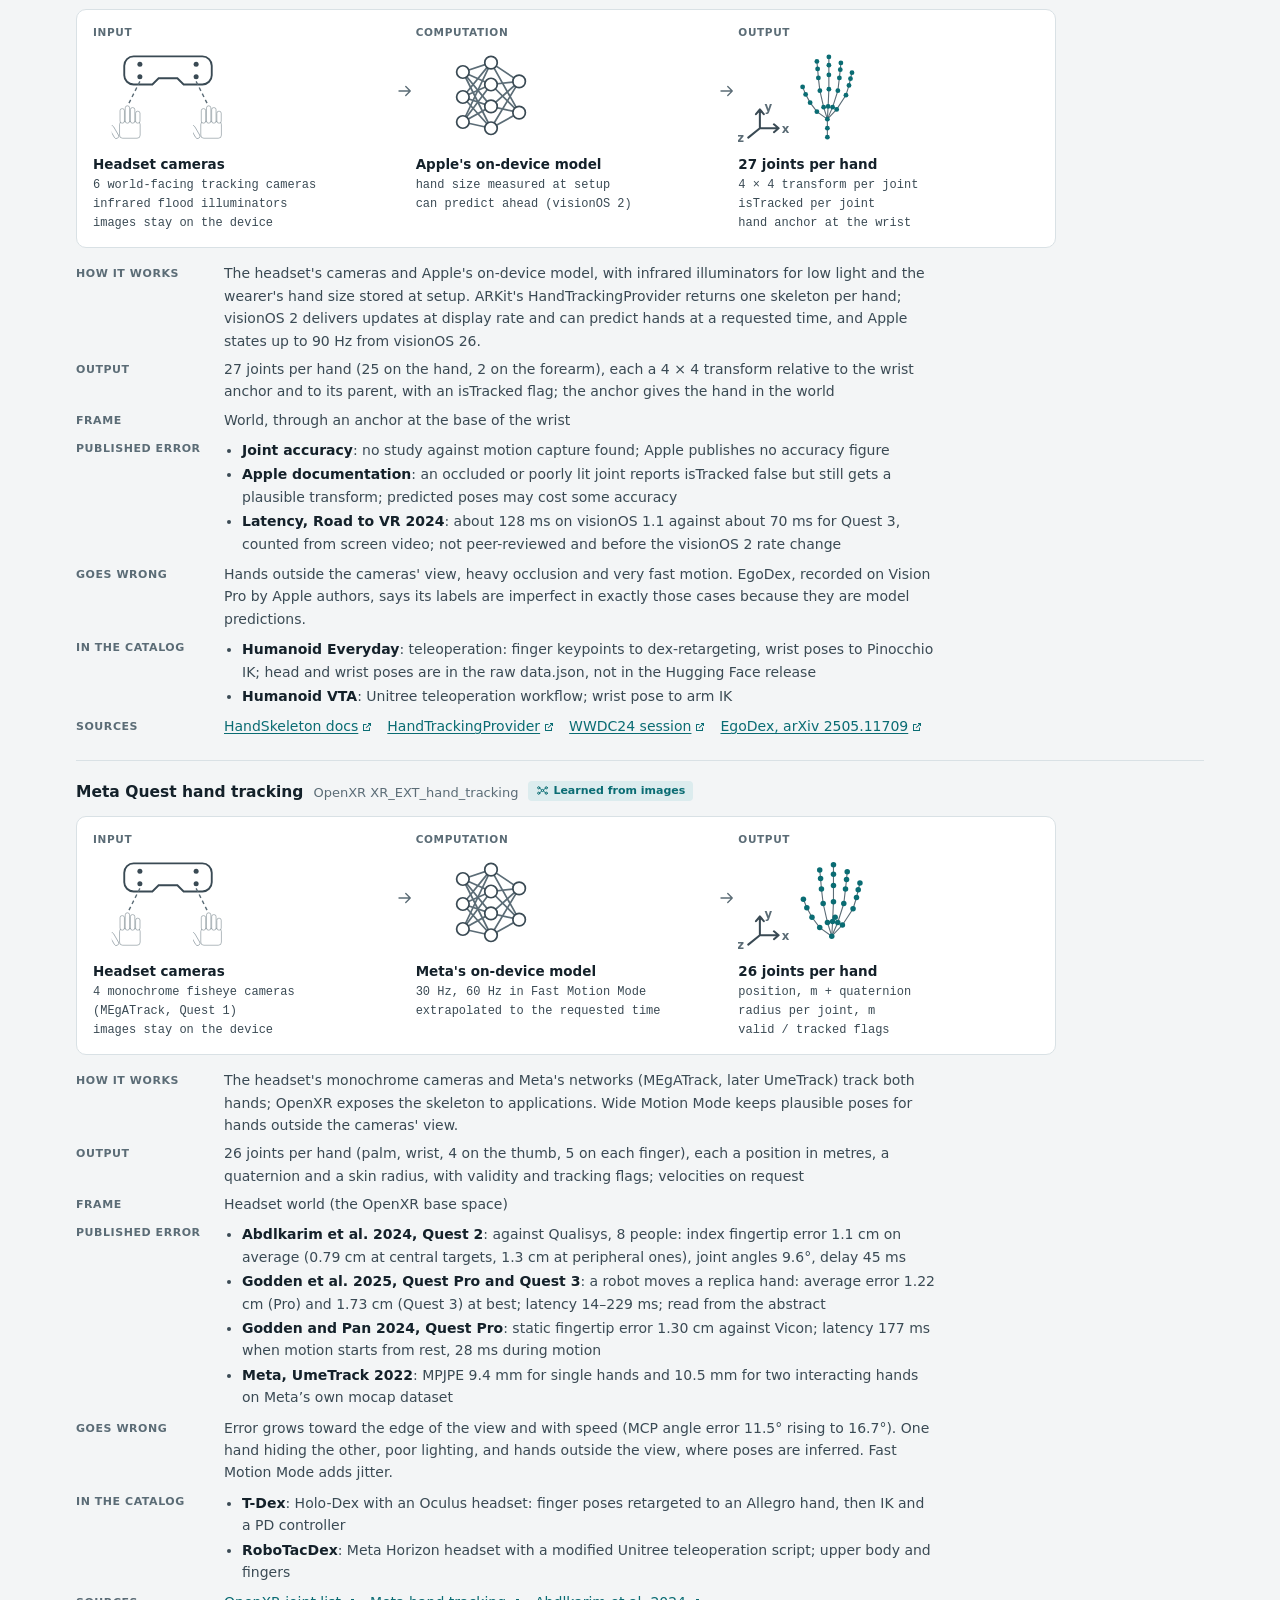
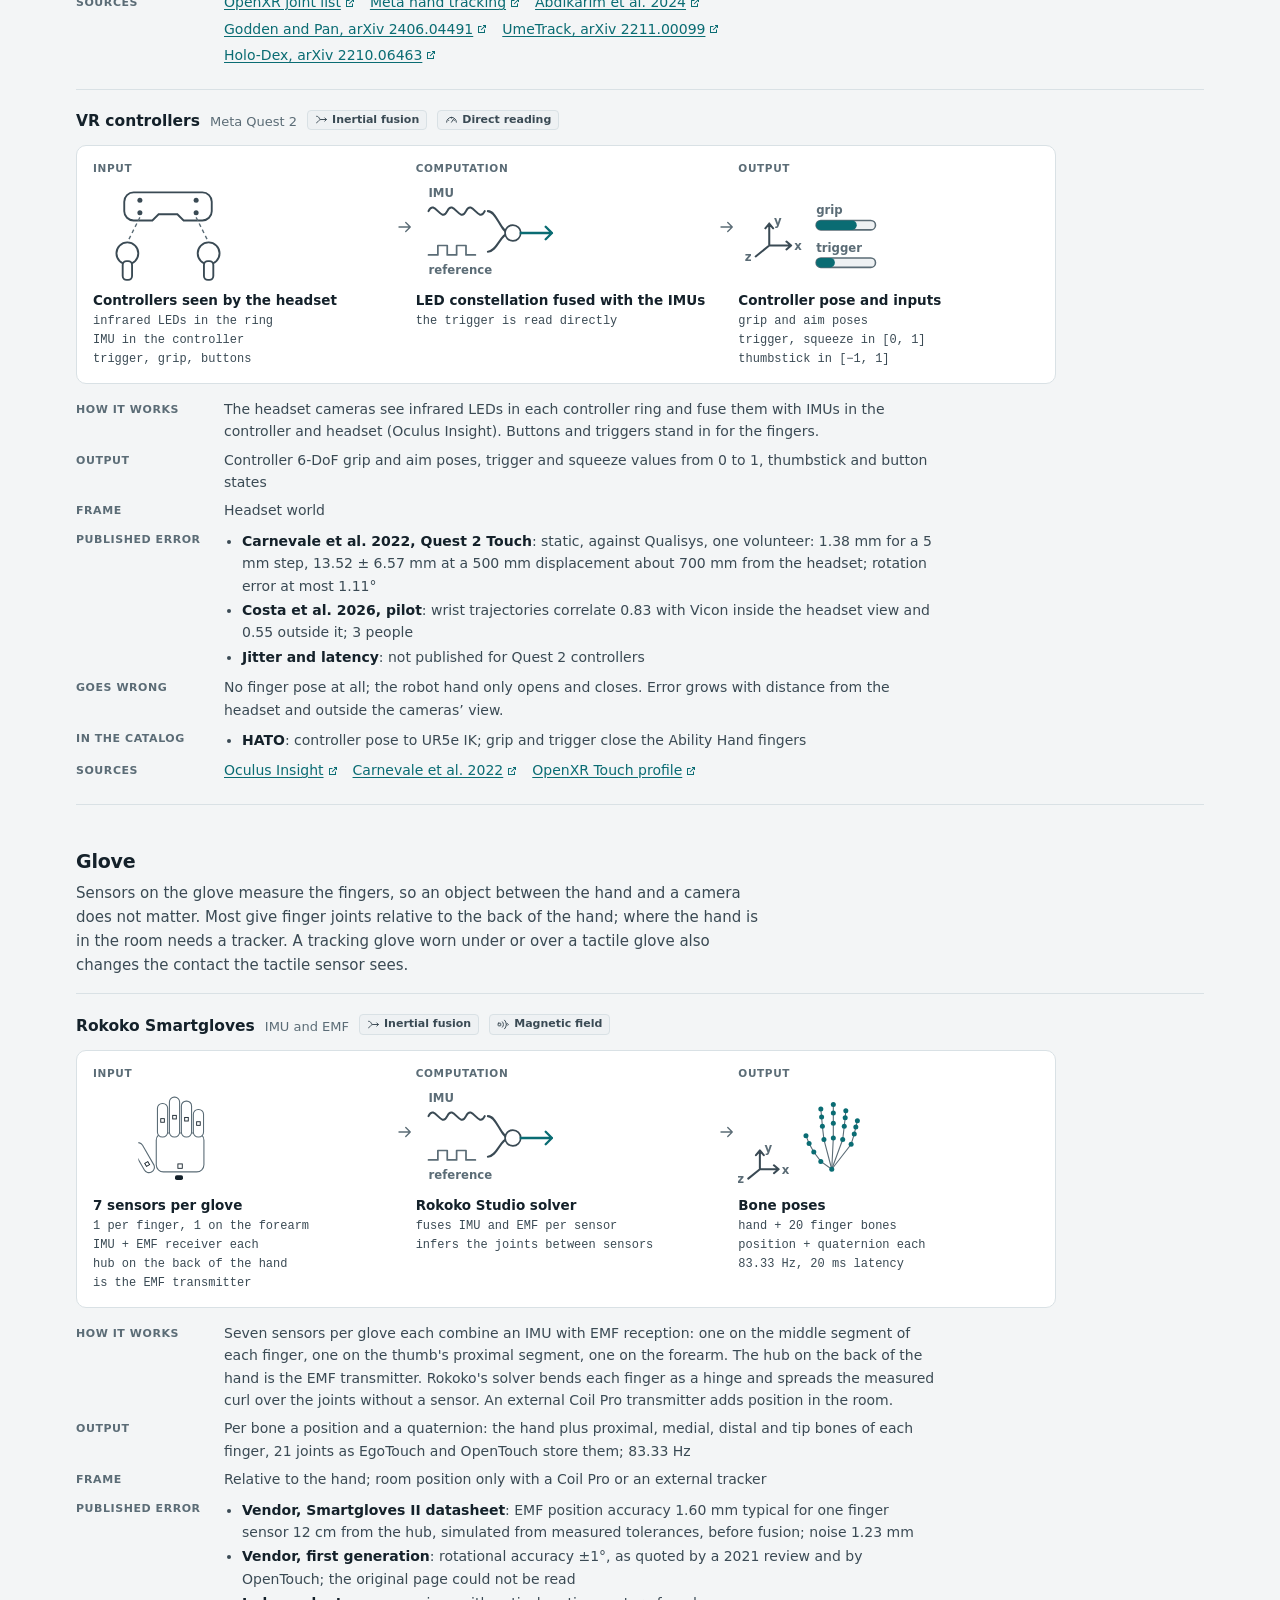
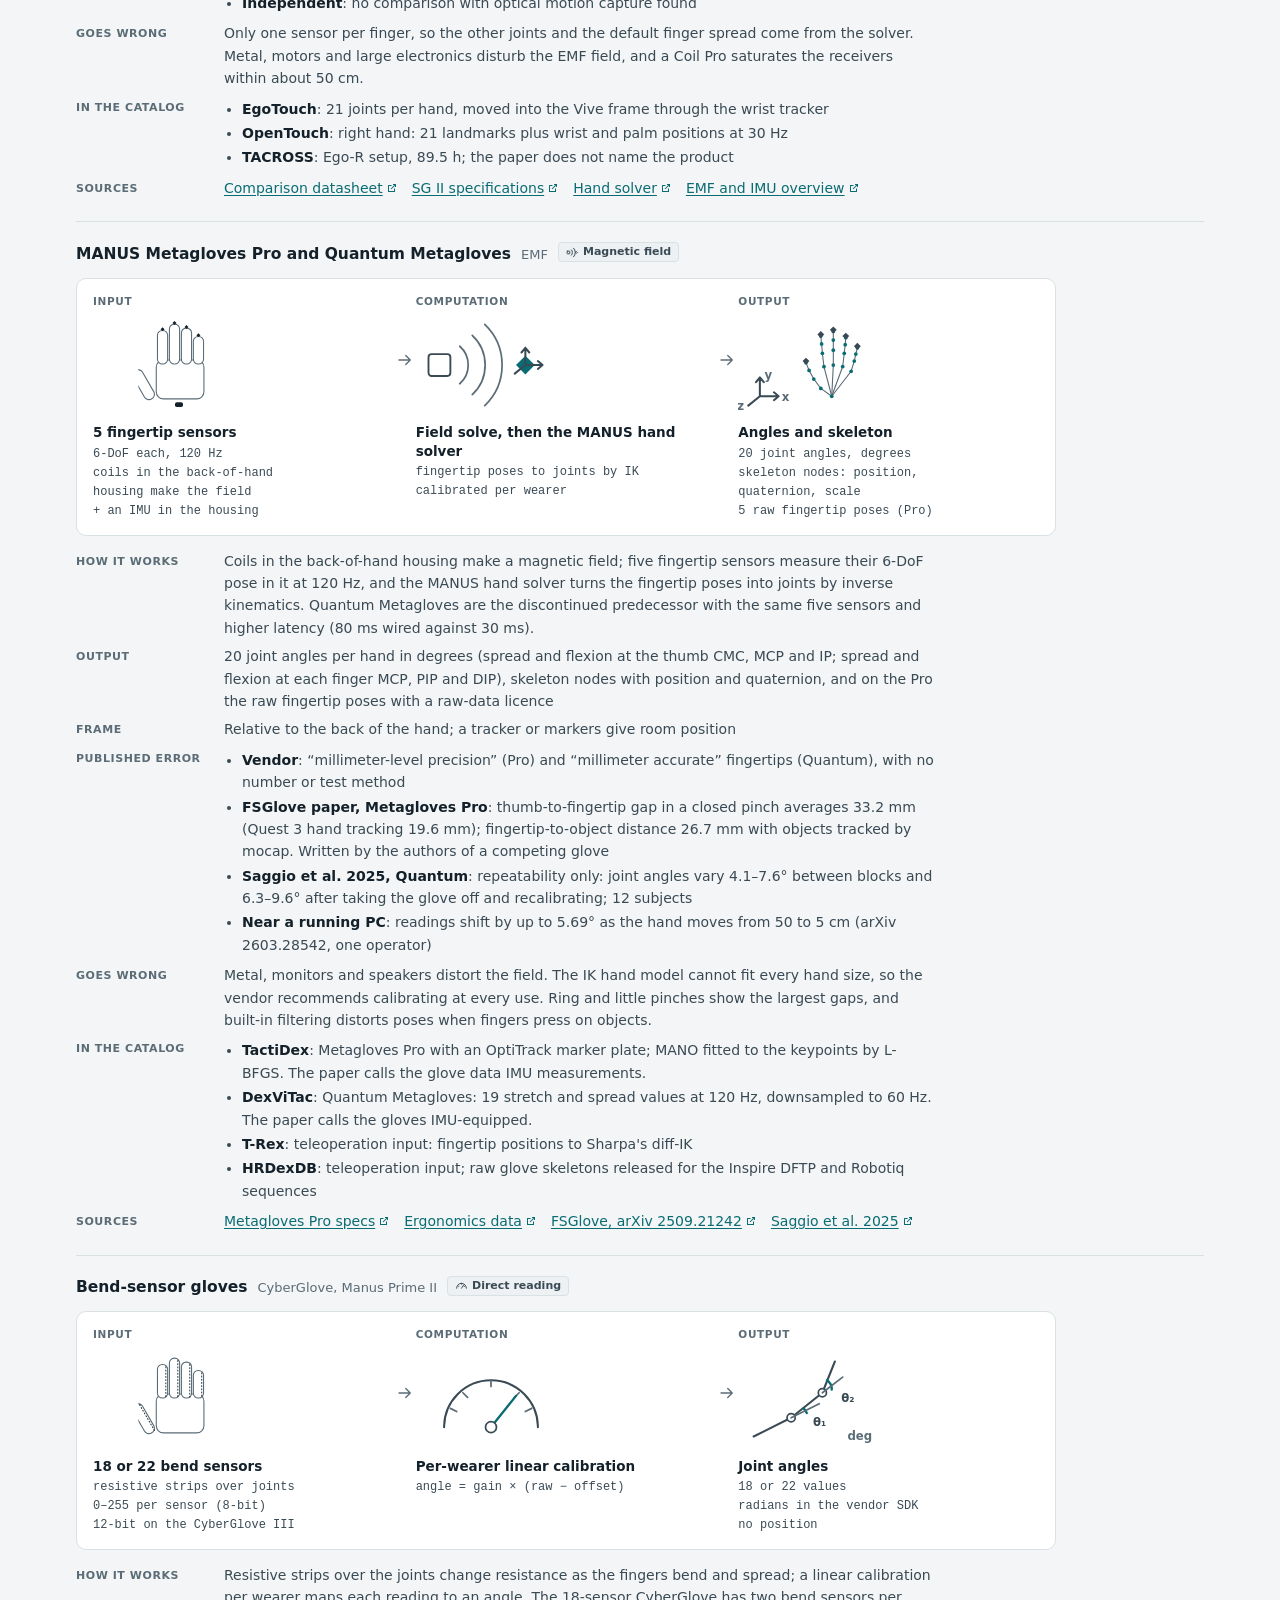
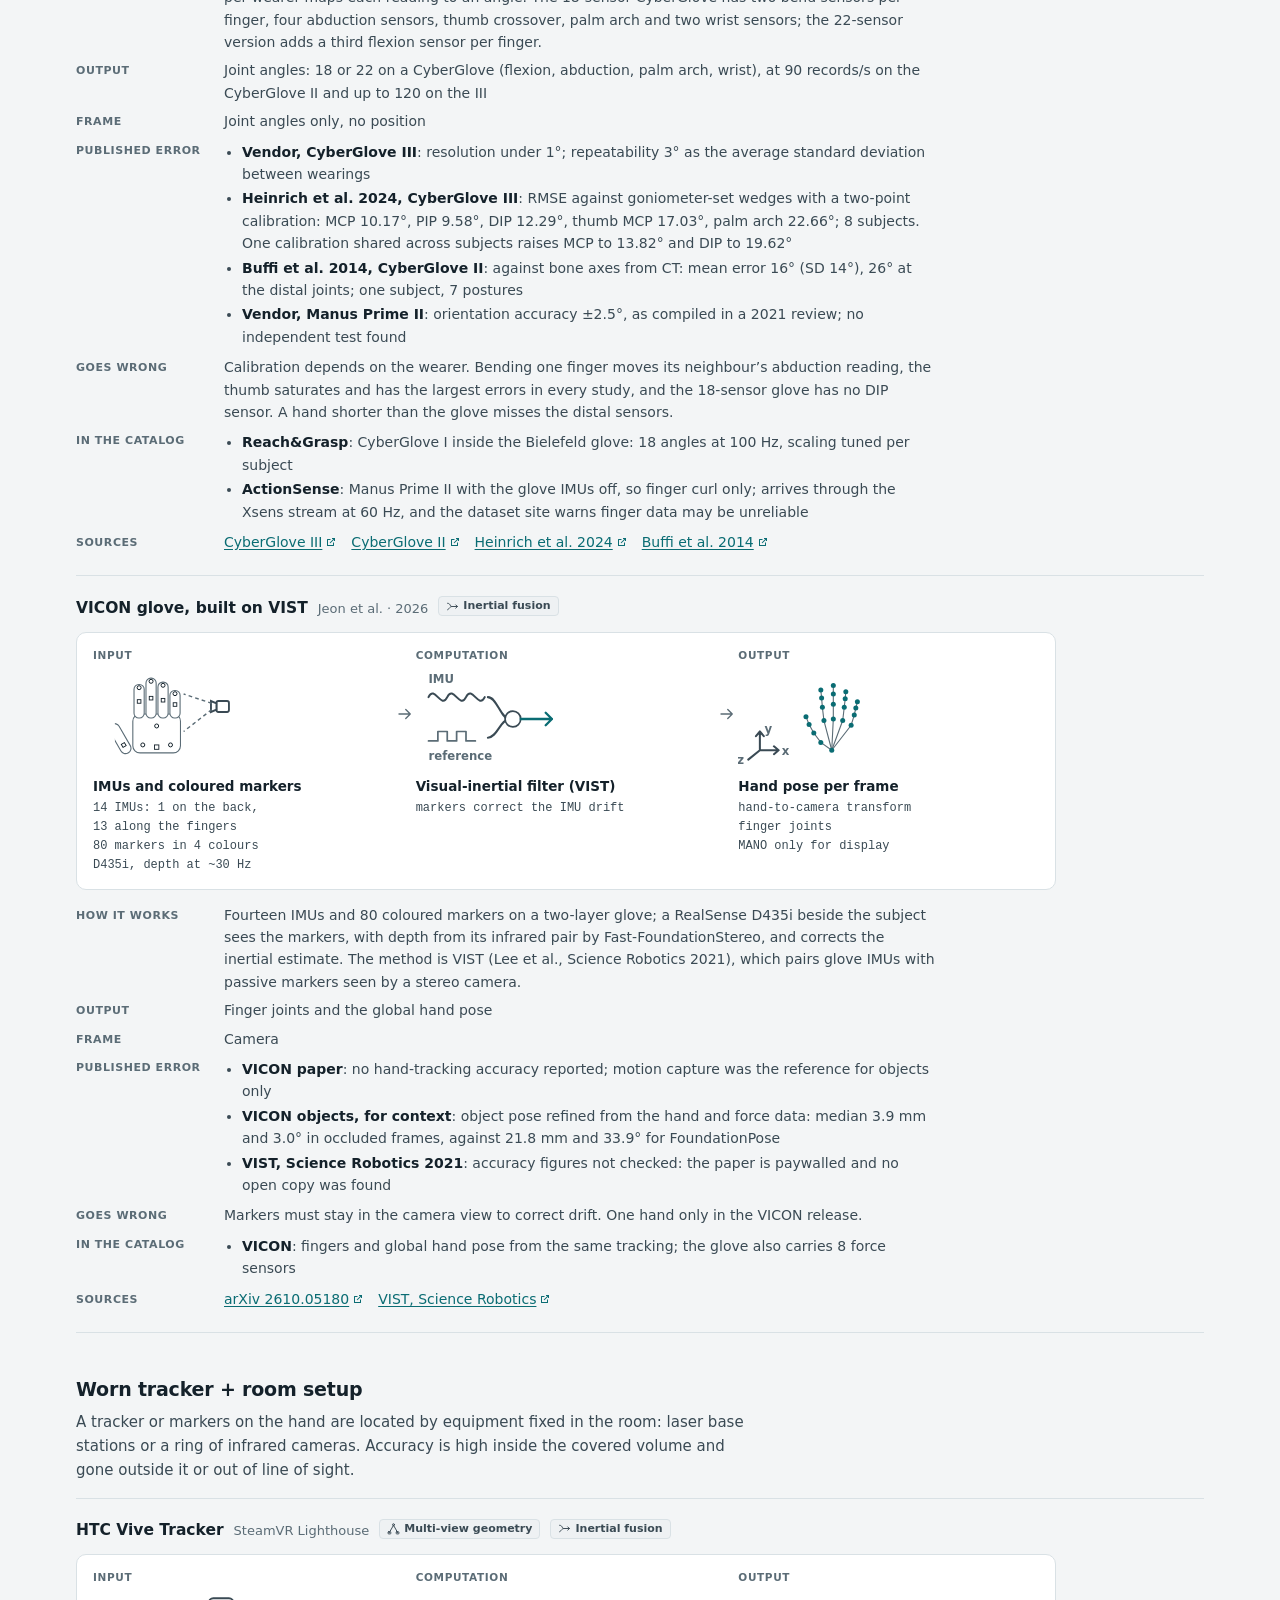
<file: pose.html>
<!doctype html>
<html lang="en">
<head>
<meta charset="utf-8">
<meta name="viewport" content="width=device-width,initial-scale=1">
<title>How Hand Pose Is Captured · Taxel Atlas</title>
<meta name="description" content="How the hand pose in tactile hand datasets is captured: 18 methods sorted by the hardware they need and how they compute the pose, with input and output formats and published accuracy.">
<link rel="icon" href="data:image/svg+xml,%3Csvg xmlns='http://www.w3.org/2000/svg' viewBox='0 0 32 32'%3E%3Crect width='32' height='32' rx='7' fill='%230a6c73'/%3E%3Cg fill='%23fff'%3E%3Crect x='9' y='5' width='3.2' height='12' rx='1.6'/%3E%3Crect x='13.4' y='3.5' width='3.2' height='13' rx='1.6'/%3E%3Crect x='17.8' y='4.5' width='3.2' height='12' rx='1.6'/%3E%3Crect x='22.2' y='7' width='3.2' height='10' rx='1.6'/%3E%3Crect x='8' y='15' width='17.6' height='12' rx='3'/%3E%3C/g%3E%3C/svg%3E">
<link rel="stylesheet" href="assets/site.css">
<style>
/* Layout: a reference document. Lede, contents row, then the classification (hardware rows x computation columns)
   and one grouped overview table; one section per hardware tier, each method an entry with an input -> computation ->
   output figure above a definition list. Catalog tokens; every rule is scoped to .pp so the page also sits under
   the catalog's site.css. */
:root{
  --bg:#f3f5f6;--panel:#fff;--ink:#14212a;--ink2:#3a4a54;--muted:#5b6c76;--line:#d9e1e5;--line2:#e7ecef;--pre:#eef1f3;
  --accent:#0a6c73;--accent-ink:#fff;--accent-soft:#dcecee;
  --t1:#0a6c73;--t3:#c2501f;--t6:#7a4fb0;--timg:#2b6cb0;--trk:#14212a;--seg:#e3eef0;--off:#cdd6db;
  --f-ui:system-ui,-apple-system,"Segoe UI",Roboto,sans-serif;--f-mono:ui-monospace,SFMono-Regular,Menlo,monospace;
}
@media (prefers-color-scheme:dark){:root:not([data-theme="light"]){
  --bg:#0e1316;--panel:#161e22;--ink:#e2e9ed;--ink2:#c3cfd5;--muted:#91a2ab;--line:#283338;--line2:#1f292d;--pre:#1a2226;
  --accent:#4cb1b8;--accent-ink:#06191b;--accent-soft:#18363a;
  --t1:#4cb1b8;--t3:#ef8d5f;--t6:#b493e6;--timg:#6aa7e8;--trk:#e2e9ed;--seg:#1d3236;--off:#33424a;color-scheme:dark}}
:root[data-theme="dark"]{
  --bg:#0e1316;--panel:#161e22;--ink:#e2e9ed;--ink2:#c3cfd5;--muted:#91a2ab;--line:#283338;--line2:#1f292d;--pre:#1a2226;
  --accent:#4cb1b8;--accent-ink:#06191b;--accent-soft:#18363a;
  --t1:#4cb1b8;--t3:#ef8d5f;--t6:#b493e6;--timg:#6aa7e8;--trk:#e2e9ed;--seg:#1d3236;--off:#33424a;color-scheme:dark}
*{box-sizing:border-box}
html{scrollbar-color:var(--line) transparent;scroll-behavior:smooth}
@media (prefers-reduced-motion:reduce){html{scroll-behavior:auto}}
body{margin:0;background:var(--bg);color:var(--ink);font-family:var(--f-ui)}
::selection{background:var(--accent-soft);color:var(--ink)}
:focus-visible{outline:2px solid var(--accent);outline-offset:2px;border-radius:4px}
.pp{font-size:15px;line-height:1.6;font-variant-numeric:tabular-nums;max-width:1160px;margin:0 auto;padding-block:32px 64px;padding-left:max(16px,env(safe-area-inset-left,0px));padding-right:max(16px,env(safe-area-inset-right,0px))}
.pp a{color:var(--accent);text-underline-offset:2px}
.pp h1{font-size:28px;line-height:1.2;margin:0 0 12px;letter-spacing:-.015em;text-wrap:balance}
.pp h2{font-size:19px;line-height:1.3;margin:0 0 8px;letter-spacing:-.01em;text-wrap:balance}
.pp h3{font-size:15.5px;margin:0;line-height:1.35}
.pp p{margin:0 0 12px;max-width:72ch;color:var(--ink2)}
.pp code{font:13px var(--f-mono);background:var(--pre);padding:1px 4px;border-radius:4px}
.lede p{font-size:16px}
.sk{display:inline-flex;align-items:center;gap:4px;font-size:11px;font-weight:650;padding:0 7px;border-radius:4px;line-height:1.65;background:var(--pre);color:var(--ink2);border:1px solid var(--line);white-space:nowrap;vertical-align:1px}
.sk.v{background:var(--accent-soft);border-color:transparent;color:var(--accent)}
.sk svg,.cph svg{width:13px;height:13px;fill:none;stroke:currentColor;stroke-width:1.8;stroke-linecap:round;stroke-linejoin:round;flex:none}
nav.toc{margin:26px 0 30px;padding:12px 0;border-block:1px solid var(--line)}
nav.toc ol{list-style:none;margin:0;padding:0;display:flex;flex-wrap:wrap;gap:6px 18px;font-size:14px}
nav.toc a{text-decoration:none;color:var(--ink2)}nav.toc a:hover{color:var(--accent);text-decoration:underline}
.pp section{margin-top:44px;scroll-margin-top:72px}
.pp section>p{margin-bottom:16px}
.pp h2+.sub{margin-top:-2px}
/* tables */
.tw{overflow-x:auto;border:1px solid var(--line);border-radius:10px;background:var(--panel);margin-bottom:12px}
.pp table{border-collapse:collapse;width:100%;font-size:13px;font-variant-numeric:tabular-nums}
.pp th,.pp td{text-align:left;vertical-align:top;padding:8px 12px;border-bottom:1px solid var(--line2);white-space:normal;text-transform:none;letter-spacing:normal;position:static;cursor:auto;background:none;color:inherit;font-weight:inherit}
.pp thead th{font-size:11px;font-weight:700;letter-spacing:.05em;text-transform:uppercase;color:var(--muted);background:var(--pre)}
.pp tbody tr:last-child td,.pp tbody tr:last-child th{border-bottom:0}
.pp tr:hover td{background:none}
.pp td:first-child,.pp td:nth-child(2){min-width:0}
.pp td b{cursor:auto}
.pp td a{font-weight:600;text-decoration:none}.pp td a:hover{text-decoration:underline}
.pp td.ds{color:var(--ink2)}.pp td.none{color:var(--muted)}
table.ov{min-width:1040px}
table.ov tr.grp th{background:var(--bg);font-size:12.5px;font-weight:650;color:var(--ink);padding:6px 12px;border-bottom:1px solid var(--line)}
table.ov tr.grp th span{font-weight:400;color:var(--muted);margin-left:8px}
table.ov td.er{color:var(--ink2);min-width:180px}
/* classification matrix */
table.mx{min-width:820px;table-layout:fixed}
table.mx col.h{width:178px}
table.mx thead th{text-transform:none;letter-spacing:0;font-size:12.5px;color:var(--ink);vertical-align:bottom}
table.mx thead th small{display:block;font-weight:400;color:var(--muted);font-size:11.5px;line-height:1.35;margin-top:2px}
.cph{display:flex;align-items:center;gap:6px}
table.mx tbody th{font-size:13px;font-weight:650;color:var(--ink);background:var(--pre);border-right:1px solid var(--line2)}
table.mx tbody th,table.mx thead th:first-child{position:sticky;left:0;z-index:1;background:var(--pre)}
table.mx tbody th small{display:block;font-weight:400;color:var(--muted);font-size:11.5px;line-height:1.35}
table.mx td{border-left:1px solid var(--line2)}
.pp .mp{display:inline-block;margin:0 4px 4px 0;padding:1px 8px;border-radius:5px;border:1px solid var(--line);font-size:12.5px;font-weight:600;line-height:1.6;text-decoration:none;color:var(--ink);background:var(--panel)}
.pp td a.mp:hover{border-color:var(--accent);color:var(--accent);text-decoration:none}
.pp .mp.v{background:var(--accent-soft);border-color:transparent;color:var(--accent)}
.pp .mp.alt{border-style:dashed;background:none;color:var(--muted);font-weight:500}
.mx-key{display:flex;flex-wrap:wrap;gap:6px 14px;align-items:center;font-size:12.5px;color:var(--muted);margin:0 0 20px}
.mx-key .mp{margin:0}
/* method entries */
.ms{display:grid;border-top:1px solid var(--line)}
.m{padding:20px 0 22px;border-bottom:1px solid var(--line);scroll-margin-top:72px}
.mh{display:flex;flex-wrap:wrap;align-items:baseline;gap:4px 10px;margin-bottom:12px}
.mh .by{font-size:13px;color:var(--muted)}
/* input -> computation -> output figure: one panel, three columns, no inner cards */
figure.io{max-width:980px;margin:0 0 14px;display:grid;grid-template-columns:minmax(0,1fr) 22px minmax(0,1fr) 22px minmax(0,1fr);align-items:start;background:var(--panel);border:1px solid var(--line);border-radius:10px;padding:14px 16px}
.io .c{min-width:0}
.io .k{font-size:10.5px;font-weight:700;letter-spacing:.06em;text-transform:uppercase;color:var(--muted);margin-bottom:6px}
.io .pic{display:block;width:100%;max-width:150px;height:auto;aspect-ratio:3/2;margin-bottom:8px}
.io .t{font-size:13.5px;font-weight:650;color:var(--ink);line-height:1.35;margin-bottom:3px}
.io ul{list-style:none;margin:0;padding:0;font:12px/1.5 var(--f-mono);color:var(--ink2)}
.io li{margin:1px 0}
.io .ar{align-self:start;justify-self:center;margin-top:58px;color:var(--muted)}
.cp2{display:block;font-size:11.5px;color:var(--muted);margin-top:3px}
.io .ar svg{width:18px;height:18px;fill:none;stroke:currentColor;stroke-width:1.8;stroke-linecap:round;stroke-linejoin:round;display:block}
dl.f{display:grid;grid-template-columns:132px minmax(0,1fr);gap:6px 16px;margin:0;font-size:14px}
dl.f dt{font-size:11px;font-weight:700;letter-spacing:.05em;text-transform:uppercase;color:var(--muted);padding-top:3px}
dl.f dd{margin:0;color:var(--ink2);max-width:80ch}
dl.f ul{margin:0;padding-left:18px}dl.f li{margin:2px 0}dl.f li b{color:var(--ink);font-weight:600}
dl.f .num{font-weight:650;color:var(--ink)}
.srcl{display:flex;flex-wrap:wrap;gap:4px 14px}
.srcl a{display:inline-flex;align-items:center;gap:3px}
.ic{width:12px;height:12px;fill:currentColor;flex:none}
.muted{color:var(--muted)}
ul.defs{margin:0 0 12px;padding-left:20px;max-width:84ch;color:var(--ink2);font-size:14.5px}
ul.defs li{margin:4px 0}ul.defs b{color:var(--ink)}
.foot{margin-top:44px;padding-top:14px;border-top:1px solid var(--line);font-size:13px;color:var(--muted)}
.foot p{color:var(--muted);font-size:13px}
/* pictograms */
.pic .fr{fill:var(--pre);stroke:var(--muted);stroke-width:1}
.pic .ln{fill:none;stroke:var(--muted);stroke-width:1.1;stroke-linecap:round;stroke-linejoin:round}
.pic .lk{fill:none;stroke:var(--ink2);stroke-width:1.3;stroke-linecap:round;stroke-linejoin:round}
.pic .ray{fill:none;stroke:var(--muted);stroke-width:.9;stroke-dasharray:2.4 2}
.pic .dev{fill:var(--panel);stroke:var(--ink2);stroke-width:1.2}
.pic .devf{fill:var(--ink2)}
.pic .bone{fill:none;stroke:var(--muted);stroke-width:1.1;stroke-linecap:round}
.pic .jt{fill:var(--accent)}
.pic .jx{fill:var(--panel);stroke:var(--accent);stroke-width:1}
.pic .ac{fill:none;stroke:var(--accent);stroke-width:1.5;stroke-linecap:round;stroke-linejoin:round}
.pic .acf{fill:var(--accent)}
.pic .acs{fill:var(--accent-soft);stroke:var(--accent);stroke-width:.8}
.pic .tx{fill:var(--muted);font:600 7.5px var(--f-ui)}
.pic .tk{fill:var(--ink2);font:600 7.5px var(--f-ui)}
.pic .node{fill:var(--panel);stroke:var(--ink2);stroke-width:1.1}
.pic .mesh .o{fill:url(#pmesh);stroke:var(--accent);stroke-width:.6}
/* hand glyph (same drawing as the catalog cards) */
.g .o{fill:var(--panel);stroke:var(--muted);stroke-width:.55}
.g .ab{fill:none;stroke:var(--off);stroke-width:.55;stroke-dasharray:1.1 .9}
.g .s{fill:var(--seg)}
.g .c1{fill:var(--t1)}.g .c3{fill:var(--t3)}.g .c6{fill:none;stroke:var(--t6);stroke-width:.6}.g .c6f{fill:var(--t6)}
.g .img{fill:url(#gimg)}.g .lens{fill:none;stroke:var(--panel);stroke-width:.45}
.g .hollow{fill:none;stroke:var(--t3);stroke-width:.4}
.g .unk{fill:url(#gunk)}
.g .emf{fill:var(--trk)}.g .imu{fill:none;stroke:var(--trk);stroke-width:.45}.g .enc{fill:var(--panel);stroke:var(--trk);stroke-width:.45}
.g .bend{stroke:var(--trk);stroke-width:.45;stroke-dasharray:.9 .7;fill:none}
.g .eye{fill:none;stroke:var(--trk);stroke-width:.5}
.g .shear{stroke:var(--t3);stroke-width:.5;fill:none}
.g .mk{fill:var(--panel);stroke:var(--trk);stroke-width:.5}
.g .grip{fill:var(--trk);opacity:.85}
@media (max-width:760px){
  figure.io{grid-template-columns:minmax(0,1fr);padding:12px 14px}
  .io .c{display:grid;grid-template-columns:92px minmax(0,1fr);column-gap:12px;align-items:start}
  .io .k{grid-column:1/-1}
  .io .pic{grid-row:2/5;margin:0}
  .io .ar{transform:rotate(90deg);margin:4px 0;align-self:center}
}
@media (max-width:640px){
  .pp h1{font-size:24px}
  table.mx{min-width:690px}table.mx col.h{width:116px}
  table.mx tbody th small{display:none}
  dl.f{grid-template-columns:minmax(0,1fr);gap:2px}
  dl.f dt{padding-top:8px}
}
</style>
</head>
<body>
<header class="top">
  <h1><a href="./" style="color:inherit;text-decoration:none">Taxel Atlas</a></h1>
  <nav>
    <a href="./"><svg viewBox="0 0 24 24" class="ln"><path d="M4 5h16M4 12h16M4 19h16"/></svg><span>Datasets</span></a>
    <a href="models.html"><svg viewBox="0 0 24 24" class="ln"><circle cx="5" cy="6.5" r="2.2"/><circle cx="5" cy="17.5" r="2.2"/><circle cx="19" cy="12" r="2.2"/><path d="M7.1 7.3 16.9 11.2M7.1 16.7l9.8-3.9M5 8.7v6.6"/></svg><span>Models</span></a>
    <a href="./#tab=hardware"><svg viewBox="0 0 24 24" class="ln"><rect x="6" y="6" width="12" height="12" rx="2"/><path d="M9 2v4M15 2v4M9 18v4M15 18v4M2 9h4M2 15h4M18 9h4M18 15h4"/></svg><span>Hardware</span></a>
    <a href="pose.html" aria-current="page"><svg viewBox="0 0 24 24" class="ln"><path d="M12 21v-6M12 15 6 11.5 4.5 8M12 15V4.5M12 15l3.5-9M12 15l5.5-5.5"/><circle cx="12" cy="15" r="1.4"/></svg><span>Hand pose</span></a>
    <a href="viewer/" class="pri"><svg viewBox="0 0 24 24"><path d="M8 5v14l11-7z"/></svg><span>Data viewer</span></a>
    <a id="contrib" href="#"><svg viewBox="0 0 24 24"><path d="M11 5h2v14h-2zM5 11h14v2H5z"/></svg><span>Suggest a correction</span></a>
    <a id="gh" href="#" aria-label="GitHub repository"><svg viewBox="0 0 16 16"><path d="M8 0C3.58 0 0 3.58 0 8c0 3.54 2.29 6.53 5.47 7.59.4.07.55-.17.55-.38 0-.19-.01-.82-.01-1.49-2.01.37-2.53-.49-2.69-.94-.09-.23-.48-.94-.82-1.13-.28-.15-.68-.52-.01-.53.63-.01 1.08.58 1.23.82.72 1.21 1.87.87 2.33.66.07-.52.28-.87.51-1.07-1.78-.2-3.64-.89-3.64-3.95 0-.87.31-1.59.82-2.15-.08-.2-.36-1.02.08-2.12 0 0 .67-.21 2.2.82.64-.18 1.32-.27 2-.27.68 0 1.36.09 2 .27 1.53-1.04 2.2-.82 2.2-.82.44 1.1.16 1.92.08 2.12.51.56.82 1.27.82 2.15 0 3.07-1.87 3.75-3.65 3.95.29.25.54.73.54 1.48 0 1.07-.01 1.93-.01 2.2 0 .21.15.46.55.38A8.013 8.013 0 0016 8c0-4.42-3.58-8-8-8z"/></svg><span>GitHub</span></a>
  </nav>
</header>
<svg width="0" height="0" style="position:absolute" aria-hidden="true"><defs>
  <pattern id="pmesh" width="3.2" height="3.2" patternUnits="userSpaceOnUse"><rect width="3.2" height="3.2" style="fill:var(--accent-soft)"/><path d="M0 3.2L3.2 0M0 0h3.2M0 0v3.2" style="stroke:var(--accent);stroke-width:.25;opacity:.7"/></pattern>
</defs></svg>
<div class="pp">
  <header class="lede">
    <h1>How hand pose is captured</h1>
    <p>These 18 methods cover every hand pose source in the 22 Taxel Atlas datasets, plus MediaPipe and HaWoR, which no catalog dataset uses yet but which are common ways to add pose to video. They are sorted on two axes: the hardware a recording needs, from any video to a worn glove or a robot, and how the pose is computed from the raw signal: a learned model, multi-view geometry, inertial fusion, a magnetic field, or a calibrated reading per joint.</p>
    <p>Each entry draws what goes in and what comes out, with array shapes and units, and lists the published accuracy figures with the benchmark or reference system behind them.</p>
  </header>
  <nav class="toc" aria-label="Contents"><ol id="toc"></ol></nav>

  <section id="overview"><h2>All methods at a glance</h2>
    <p>Rows are the hardware a recording needs, columns the way the pose is computed. A dashed name is a method whose second stage uses that column too. Each name links to its entry below; datasets with no hand pose are listed at the end.</p>
    <div class="tw"><table class="mx"><colgroup><col class="h"><col span="5"></colgroup><thead id="mxh"></thead><tbody id="mxb"></tbody></table></div>
    <div class="mx-key"><span class="mp v">Learned</span>estimated from images<span class="mp">Name</span>measured by sensors<span class="mp alt">Name</span>secondary stage</div>
    <div class="tw"><table class="ov"><thead><tr><th>Method</th><th>Computation</th><th>Output</th><th>Frame</th><th>Published error</th><th>Datasets in the catalog</th></tr></thead><tbody id="ov"></tbody></table></div>
  </section>

  <section id="errors"><h2>Reading the error numbers</h2>
    <p>Each figure below comes from its own reference and conditions, so numbers compare within one method's list, and only loosely across methods.</p>
    <ul class="defs" id="defs"></ul>
  </section>
  <div id="fams"></div>

  <section id="retarget"><h2>From a human hand to robot joints</h2>
    <p>Teleoperated and human-to-robot datasets turn a tracked human hand into robot joint angles. The released robot joints are measured, but how well they match what the operator did depends on this mapping. The most common open tool is <a href="https://github.com/dexsuite/dex-retargeting" target="_blank" rel="noopener">dex-retargeting</a> from AnyTeleop (Qin et al., RSS 2023): it solves for joint angles that match human keypoints, in a <code>vector</code> mode suggested for teleoperation, a <code>position</code> mode suggested for offline human data, or a <code>dexpilot</code> mode that follows the DexPilot cost.</p>
    <div class="tw"><table class="rt" style="min-width:760px"><thead><tr><th>Dataset</th><th>Human input</th><th>Mapping</th><th>Robot</th></tr></thead><tbody id="rt"></tbody></table></div>
  </section>

  <section id="none"><h2>Datasets with no hand pose</h2>
    <p id="nonep"></p>
  </section>

  <div class="foot">
    <p>Method facts and error figures were checked on 2026-10-16 against the papers, vendor specifications and SDK documentation linked under each entry. Vendor figures are marked as vendor claims. Dataset details come from each dataset's catalog entry. Where a paper and a vendor disagree (TactiDex and DexViTac call MANUS EMF gloves "IMU" gloves), both are stated.</p>
  </div>
</div>
<script>
'use strict';
const esc = s => String(s ?? '').replace(/[&<>"']/g, c => ({'&':'&amp;','<':'&lt;','>':'&gt;','"':'&quot;',"'":'&#39;'}[c]));
const FING = {index: [14.6, 8.2], middle: [20.6, 5], ring: [26.6, 7], little: [32.6, 11.2]};
const FW = 5.1, PY = 23.6, PALM = {x: 14, y: 23, w: 23.9, h: 19.5};
const TROT = 'rotate(-30 14.2 41)', TH = {x: 8.6, y: 24.6, w: 5.4, h: 16.4};
function segs(f) {
  if (f === 'thumb') {const t = TH.h * .42; return [{x: TH.x, y: TH.y, w: TH.w, h: t}, {x: TH.x, y: TH.y + t + .5, w: TH.w, h: TH.h - t - .5}]}
  const [x, top] = FING[f], L = PY + 1.2 - top, a = L * .32, b = L * .33;
  return [{x, y: top, w: FW, h: a}, {x, y: top + a + .45, w: FW, h: b}, {x, y: top + a + b + .9, w: FW, h: L - a - b - .9}];
}
const wrench = (cx, cy, o) => o.push(`<circle class="c6f" cx="${cx}" cy="${cy}" r=".55"/><path class="c6" d="M${cx} ${cy}l1.6 -1.6m0 0l-.75 .05m.75 -.05l-.05 .75"/><path class="c6" d="M${cx - 1.5} ${cy + .4}a1.6 1.6 0 1 0 .5 -1.5"/>`);
function fill(r, n, t, o) {
  if (!n && n !== null) return;
  const ix = r.x + .45, iy = r.y + .45, iw = r.w - .9, ih = r.h - .9;
  if (n === -1) {o.push(`<rect class="hollow" x="${ix}" y="${iy}" width="${iw}" height="${ih}" rx=".8"/>`); return}
  o.push(`<rect class="s" x="${r.x + .2}" y="${r.y + .2}" width="${r.w - .4}" height="${r.h - .4}" rx=".9"/>`);
  if (n === null) {o.push(`<rect class="unk" x="${ix}" y="${iy}" width="${iw}" height="${ih}" rx=".8"/>`); return}
  if (t === 'img' || t === 'img6') {
    o.push(`<rect class="img" x="${ix}" y="${iy}" width="${iw}" height="${ih}" rx="1.4"/><circle class="lens" cx="${r.x + r.w / 2}" cy="${r.y + r.h / 2}" r="${Math.min(iw, ih) * .28}"/>`);
    if (t === 'img6') wrench(r.x + r.w / 2, r.y + r.h / 2, o);
    return;
  }
  if (t === '6') {wrench(r.x + r.w / 2, r.y + r.h / 2, o); return}
  const cols = Math.max(1, Math.round(Math.sqrt(n * iw / ih))), rows = Math.ceil(n / cols), s = Math.min(iw / cols, ih / rows);
  const ox = ix + (iw - cols * s) / 2, oy = iy + (ih - rows * s) / 2;
  for (let k = 0; k < n; k++) {
    const cx = ox + (k % cols + .5) * s, cy = oy + (Math.floor(k / cols) + .5) * s;
    o.push(t === '3' ? `<circle class="c3" cx="${cx.toFixed(2)}" cy="${cy.toFixed(2)}" r="${(s * .36).toFixed(2)}"/>`
      : `<rect class="c1" x="${(cx - s * .36).toFixed(2)}" y="${(cy - s * .36).toFixed(2)}" width="${(s * .72).toFixed(2)}" height="${(s * .72).toFixed(2)}"/>`);
  }
}
function glyph(G, mirror) {
  const L = G.L || {}, o = [], th = [], absent = new Set(G.absent || []), tr = new Set(G.tr || []);
  o.push(`<rect class="o" x="${PALM.x}" y="${PALM.y}" width="${PALM.w}" height="${PALM.h}" rx="3.6"/>`);
  for (const f of Object.keys(FING)) {const [x, top] = FING[f]; o.push(`<rect class="${absent.has(f) ? 'ab' : 'o'}" x="${x}" y="${top}" width="${FW}" height="${PY + 1.4 - top}" rx="2.4"/>`)}
  th.push(`<rect class="${absent.has('thumb') ? 'ab' : 'o'}" x="${TH.x}" y="${TH.y}" width="${TH.w}" height="${TH.h}" rx="2.6"/>`);
  for (const f of ['thumb', ...Object.keys(FING)]) {
    if (absent.has(f)) continue;
    const S = segs(f), c = L[f] || [], out = f === 'thumb' ? th : o;
    S.forEach((r, i) => fill(r, c[i], G.t, out));
    if (G.shear && c.some(v => v)) S.forEach((r, i) => c[i] && out.push(`<path class="shear" d="M${r.x + r.w / 2 - 1.2} ${r.y + r.h / 2 + .8}l2.2 -1.4m0 0l-.9 0m.9 0l-.35 .8"/>`));
    if (tr.has('emf')) {const r = S[0]; out.push(`<path class="emf" d="M${r.x + r.w / 2} ${r.y - 1.6}l1 1 -1 1 -1 -1z"/>`)}
    if (tr.has('imu')) S.slice(1, 2).forEach(r => out.push(`<rect class="imu" x="${r.x + r.w / 2 - .9}" y="${r.y + r.h / 2 - .9}" width="1.8" height="1.8"/>`));
    if (tr.has('enc')) S.slice(0, -1).forEach(r => out.push(`<circle class="enc" cx="${r.x + r.w / 2}" cy="${r.y + r.h + .22}" r=".75"/>`));
    if (tr.has('bend')) {const a = S[0], b = S[S.length - 1]; out.push(`<path class="bend" d="M${a.x + a.w - .9} ${a.y + 1} V${b.y + b.h}"/>`)}
  }
  if (L.palm !== undefined) fill({x: PALM.x + .6, y: PALM.y + 1, w: PALM.w - 1.2, h: PALM.h - 1.6}, L.palm, G.t, o);
  if (tr.has('imu')) o.push(`<rect class="imu" x="${PALM.x + PALM.w / 2 - 1.1}" y="${PALM.y + PALM.h - 4}" width="2.2" height="2.2"/>`);
  if (tr.has('eye')) o.push(`<path class="eye" d="M36 46.2q2.6 -2.4 5.2 0q-2.6 2.4 -5.2 0z"/><circle class="eye" cx="38.6" cy="46.2" r=".8"/>`);
  if (tr.has('vive')) o.push(`<rect class="emf" x="23.4" y="44.2" width="4" height="2.4" rx=".9"/>`);
  if (tr.has('mk')) {for (const f of Object.keys(FING)) {const [x, top] = FING[f]; o.push(`<circle class="mk" cx="${x + FW / 2}" cy="${top + 1.6}" r="1"/>`)}
    o.push(`<circle class="mk" cx="${PALM.x + 5}" cy="${PALM.y + PALM.h - 4}" r="1"/><circle class="mk" cx="${PALM.x + PALM.w - 5}" cy="${PALM.y + PALM.h - 4}" r="1"/><circle class="mk" cx="${PALM.x + PALM.w / 2}" cy="${PALM.y + 6}" r="1"/>`)}
  if (tr.has('grip')) o.push(`<rect class="grip" x="${PALM.x + 2}" y="${PALM.y + 7}" width="${PALM.w - 4}" height="6" rx="3"/>`);
  const body = `${o.join('')}<g transform="${TROT}">${th.join('')}</g>`;
  return `<svg class="g" viewBox="5 2 38 47" role="img" aria-label="${esc(G.label || 'hand glyph')}"><title>${esc(G.label || '')}</title>
    <defs><linearGradient id="gimg" x1="0" y1="0" x2="1" y2="1"><stop offset="0" style="stop-color:var(--timg);stop-opacity:.95"/><stop offset="1" style="stop-color:var(--timg);stop-opacity:.45"/></linearGradient>
    <pattern id="gunk" width="1.6" height="1.6" patternUnits="userSpaceOnUse" patternTransform="rotate(45)"><rect width=".55" height="1.6" style="fill:var(--t3)"/></pattern></defs>
    ${mirror ? `<g transform="translate(48 0) scale(-1 1)">${body}</g>` : body}</svg>`;
}

const EXT = '<svg class="ic" viewBox="0 0 24 24" aria-hidden="true"><path d="M14 4h6v6h-2V7.4l-7.3 7.3-1.4-1.4L16.6 6H14zM5 6h6v2H6v10h10v-5h2v6a1 1 0 0 1-1 1H5a1 1 0 0 1-1-1V7a1 1 0 0 1 1-1z"/></svg>';
const ARROW = '<svg viewBox="0 0 24 24" aria-hidden="true"><path d="M4 12h15M13 6l6 6-6 6"/></svg>';

/* ---------- the two axes ---------- */
const HW = [
  {id: 'video', t: 'Any RGB video', d: 'One camera; nothing worn', intro: 'A network reads recorded frames and returns a hand skeleton or a MANO mesh. Nothing is worn on the hand, so it runs on any footage, including datasets recorded without tracking. With one camera, depth and hand size come from what the model learned, and fingers hidden behind an object are filled in by the model.'},
  {id: 'rig', t: 'Calibrated camera rig', d: 'Several synced cameras; nothing worn', intro: 'Several cameras with known intrinsics and positions see the hand at once. 2-D detections from each view are intersected into 3-D points, which gives metric scale that a single camera cannot.'},
  {id: 'headset', t: 'VR headset', d: 'Worn on the head; controllers optional', intro: "A headset tracks the operator's hands, or the controllers they hold, with its own cameras during teleoperation. The pose is computed live in the headset's world frame and drives the robot. The catalog datasets that use it release the robot's joints; the headset stream is the control input and is usually not in the release."},
  {id: 'glove', t: 'Glove', d: 'Sensors on the fingers', intro: 'Sensors on the glove measure the fingers, so an object between the hand and a camera does not matter. Most give finger joints relative to the back of the hand; where the hand is in the room needs a tracker. A tracking glove worn under or over a tactile glove also changes the contact the tactile sensor sees.'},
  {id: 'room', t: 'Worn tracker + room setup', d: 'Base stations or a camera ring', intro: 'A tracker or markers on the hand are located by equipment fixed in the room: laser base stations or a ring of infrared cameras. Accuracy is high inside the covered volume and gone outside it or out of line of sight.'},
  {id: 'self', t: 'Self-contained tracker', d: 'Worn; tracks itself', intro: 'A device on the hand or body estimates its own motion from an on-board camera or inertial sensors, with nothing installed in the room. Positions drift over a session.'},
  {id: 'robot', t: 'Robot hand', d: 'Encoders in the joints', intro: "On a robot, finger joint angles come from the hand's encoders and the wrist pose from the arm's forward kinematics. They describe that robot hand; using them for another hand needs retargeting."},
];
const ICP = {
  learned: '<circle cx="5" cy="7" r="2"/><circle cx="5" cy="17" r="2"/><circle cx="12" cy="12" r="2"/><circle cx="19" cy="7" r="2"/><circle cx="19" cy="17" r="2"/><path d="M7 7.8l3.2 3M7 16.2l3.2-3M13.8 11l3.4-3M13.8 13l3.4 3"/>',
  geometry: '<path d="M4 20l8-14 8 14"/><rect x="2" y="18" width="5" height="4" rx="1"/><rect x="17" y="18" width="5" height="4" rx="1"/><circle cx="12" cy="5" r="1.8"/>',
  fusion: '<path d="M3 6c3 0 4 2 5 4s2 2 4 2M3 18c2-1 3-3 4-4s2-2 5-2h9M18 9l3 3-3 3"/>',
  field: '<rect x="2" y="9.5" width="5" height="5" rx="1"/><path d="M10 7a7 7 0 0 1 0 10M14 4a11 11 0 0 1 0 16"/><path d="M19.5 10.5l1.5 1.5-1.5 1.5-1.5-1.5z"/>',
  direct: '<path d="M3 17a9 9 0 0 1 18 0"/><path d="M12 17l4-6"/><path d="M6 13l1 1M12 8v1.5M18 13l-1 1"/>',
};
const CP = [
  {id: 'learned', t: 'Learned from images', d: 'A trained network maps pixels to a pose'},
  {id: 'geometry', t: 'Multi-view geometry', d: 'Rays from known viewpoints are intersected'},
  {id: 'fusion', t: 'Inertial fusion', d: 'IMU motion corrected by a second reference'},
  {id: 'field', t: 'Magnetic field', d: 'Pose solved from a transmitter’s field'},
  {id: 'direct', t: 'Direct reading', d: 'One sensor per joint, calibrated to an angle'},
];
const cpOf = id => CP.find(c => c.id === id), hwOf = id => HW.find(h => h.id === id);
const cpIcon = id => `<svg viewBox="0 0 24 24" aria-hidden="true">${ICP[id]}</svg>`;
const cpChip = id => `<span class="sk${id === 'learned' ? ' v' : ''}">${cpIcon(id)}${esc(cpOf(id).t)}</span>`;
const hwChip = id => `<span class="sk">${esc(hwOf(id).t)}</span>`;

/* ---------- pictograms, 96 x 64 ---------- */
const handAt = (x, y, h, tr = [], cls = '') => glyph({L: {}, tr, label: ''})
  .replace(/^<svg class="g"[^>]*>/, `<svg class="g${cls ? ' ' + cls : ''}" x="${x}" y="${y}" width="${(h * 38 / 47).toFixed(1)}" height="${h}" viewBox="5 2 38 47">`)
  .replace(/<title>[\s\S]*?<\/title>/, '').replace(/<defs>[\s\S]*?<\/defs>/, '');
const cam = (x, y, r = 0) => `<g transform="translate(${x} ${y}) rotate(${r})"><rect class="dev" x="-5" y="-3.5" width="8" height="7" rx="1.2"/><path class="dev" d="M3 -2l3.5 -1.5v7L3 2z"/></g>`;
// 21-keypoint hand in a 40 x 50 box; opt.meta adds 4 metacarpals, opt.forearm 2 forearm joints, opt.palm a palm centre
const KP = {w: [20, 46], th: [[13, 41], [8.5, 35], [5.5, 29.5], [3.5, 24.5]],
  f: [[[15, 27], [14, 18.5], [13.5, 12.5], [13, 7.5]], [[21, 26], [21, 16.5], [21, 10], [21, 4.5]], [[27, 27], [28, 18.5], [28.6, 13], [29, 8.5]], [[32.4, 30], [34.4, 23.5], [35.4, 19], [36.4, 15]]]};
function skel(x, y, s, opt = {}) {
  const b = [], j = [], [wx, wy] = KP.w, P = p => `${p[0]} ${p[1]}`;
  const chain = pts => b.push(`<path class="bone" vector-effect="non-scaling-stroke" d="M${P(KP.w)}L${pts.map(P).join('L')}"/>`);
  chain(KP.th); KP.th.forEach(p => j.push(p));
  for (const f of KP.f) {
    if (opt.meta) {const m = [(wx + f[0][0]) / 2, (wy + f[0][1]) / 2 + 1.5]; chain([m, ...f]); j.push(m)} else chain(f);
    f.forEach(p => j.push(p));
  }
  j.push(KP.w);
  if (opt.forearm) {b.push(`<path class="bone" vector-effect="non-scaling-stroke" d="M${wx} ${wy}V${wy + 12}"/>`); j.push([wx, wy + 6], [wx, wy + 12])}
  if (opt.palm) j.push([22, 35]);
  const r = opt.r || 1.6;
  const tips = opt.tips ? [KP.th[3], ...KP.f.map(f => f[3])].map(p => `<path class="devf" d="M${p[0]} ${p[1] - 3.2}l2.2 2.2-2.2 2.2-2.2-2.2z"/>`).join('') : '';
  return `<g transform="translate(${x} ${y}) scale(${s})">${b.join('')}${j.map(p => `<circle class="jt" cx="${p[0]}" cy="${p[1]}" r="${r}"/>`).join('')}${tips}</g>`;
}
const triad = (x, y, L = 12, lab = true) => `<g transform="translate(${x} ${y})"><path class="lk" d="M0 0h${L}M${L - 3} -2.5l3 2.5-3 2.5M0 0v-${L}M-2.5 -${L - 3}l2.5 -3 2.5 3M0 0l-${L * .62} ${L * .5}"/>${lab ? `<text class="tx" x="${L + 2}" y="3">x</text><text class="tx" x="3" y="-${L - 1}">y</text><text class="tx" x="-${L * .62 + 7}" y="${L * .5 + 3}">z</text>` : ''}</g>`;
const PIN = {
  frame: () => `<rect class="fr" x="12" y="5" width="72" height="54" rx="3"/>${handAt(34, 10, 44)}`,
  crop: () => `<rect class="fr" x="4" y="5" width="60" height="54" rx="3"/>${handAt(18, 14, 34)}<rect x="15" y="12" width="32" height="38" class="ray" rx="1"/><path class="ln" d="M47 31h10"/><rect class="dev" x="64" y="18" width="28" height="28" rx="1.5"/>${handAt(69, 21, 22)}`,
  clip: () => `<rect class="fr" x="26" y="3" width="64" height="44" rx="3"/><rect class="fr" x="18" y="9" width="64" height="44" rx="3"/><rect class="fr" x="10" y="15" width="64" height="44" rx="3"/>${handAt(31, 19, 37)}`,
  views: () => `${handAt(37, 13, 38)}${cam(10, 10, 30)}${cam(86, 10, 150)}${cam(48, 58, -90)}<path class="ray" d="M15 13L40 30M81 13L58 30M48 52V44"/>`,
  headset: (ctrl) => `<path class="dev" d="M26 6h44a6 6 0 0 1 6 6v6a6 6 0 0 1-6 6H58l-4-4h-12l-4 4H26a6 6 0 0 1-6-6v-6a6 6 0 0 1 6-6z"/><circle class="devf" cx="30" cy="11" r="1.6"/><circle class="devf" cx="66" cy="11" r="1.6"/><circle class="devf" cx="30" cy="19" r="1.6"/><circle class="devf" cx="66" cy="19" r="1.6"/>
    <path class="ray" d="M30 22L22 38M66 22L74 38"/>${ctrl ? `<g transform="translate(14 38)"><circle class="dev" cx="8" cy="7" r="7"/><rect class="dev" x="5" y="12" width="6" height="12" rx="2.5"/></g><g transform="translate(66 38)"><circle class="dev" cx="8" cy="7" r="7"/><rect class="dev" x="5" y="12" width="6" height="12" rx="2.5"/></g>` : `${handAt(12, 36, 26)}${handAt(64, 36, 26)}`}`,
  glove: tr => handAt(29, 2, 60, tr),
  gloveCam: tr => `${handAt(14, 2, 60, tr)}${cam(82, 24, 180)}<path class="ray" d="M76 22L58 16M76 26L58 40"/>`,
  lighthouse: () => `${handAt(14, 6, 56, ['vive'])}<rect class="dev" x="74" y="4" width="16" height="16" rx="3"/><circle class="devf" cx="82" cy="12" r="2.6"/><path class="ray" d="M74 14L46 52M76 20L50 58"/>`,
  mocap: () => `${handAt(30, 8, 54, ['mk'])}${cam(10, 8, 40)}${cam(86, 8, 140)}${cam(10, 56, -40)}<path class="ray" d="M15 12L34 24M81 12L64 22M15 52L34 46"/>`,
  t265: () => `${handAt(12, 4, 58, ['vive'])}<rect class="dev" x="58" y="40" width="22" height="9" rx="4"/><circle class="devf" cx="63.5" cy="44.5" r="2.4"/><circle class="devf" cx="74.5" cy="44.5" r="2.4"/><path class="ray" d="M80 41L92 30M80 48L92 58"/>`,
  suit: () => {
    const imu = [[48, 9], [48, 21], [48, 33], [40, 18], [56, 18], [34, 26], [62, 26], [30, 36], [66, 36], [27, 44], [69, 44], [42, 42], [54, 42], [41, 51], [55, 51], [40, 59], [56, 59]];
    return `<circle class="dev" cx="48" cy="7" r="5"/><path class="lk" d="M48 12v24M40 17h16M40 17l-6 9-4 10-3 8M56 17l6 9 4 10 3 8M44 36h8M44 36l-3 15-1 8M52 36l3 15 1 8"/>${imu.map(([x, y]) => `<rect class="devf" x="${x - 1.8}" y="${y - 1.8}" width="3.6" height="3.6"/>`).join('')}`;
  },
  enc: () => handAt(29, 2, 60, ['enc']),
};
const PCP = {
  learned: () => {
    const L = [[30, [16, 32, 48]], [48, [10, 24, 38, 52]], [66, [22, 42]]], o = [];
    for (let i = 0; i < 2; i++) for (const a of L[i][1]) for (const b of L[i + 1][1]) o.push(`<path class="ln" d="M${L[i][0]} ${a}L${L[i + 1][0]} ${b}"/>`);
    L.forEach(([x, ys]) => ys.forEach(y => o.push(`<circle class="node" cx="${x}" cy="${y}" r="4"/>`)));
    return o.join('');
  },
  geometry: () => `${cam(18, 52, -50)}${cam(78, 52, -130)}${cam(48, 58, -90)}<path class="ray" d="M22 48L48 12M74 48L48 12M48 52L48 12"/><circle class="acf" cx="48" cy="12" r="3.2"/>`,
  fusion: () => `<path class="lk" d="M8 18c4-8 8 8 12 0s8 8 12 0 8 8 12 0"/><path class="ln" d="M8 46h6v-6h6v6h6v-6h6v6h6"/><text class="tx" x="8" y="9">IMU</text><text class="tx" x="8" y="58">reference</text><path class="lk" d="M46 18c6 0 8 14 14 14M46 44c6 0 8-12 14-12"/><circle class="node" cx="62" cy="32" r="5"/><path class="ac" d="M67 32h20M83 28l4 4-4 4"/>`,
  field: () => `<rect class="dev" x="8" y="25" width="14" height="14" rx="2"/><path class="ln" d="M28 20a16 16 0 0 1 0 24M36 13a26 26 0 0 1 0 38M44 6a36 36 0 0 1 0 52"/><path class="acf" d="M70 26l6 6-6 6-6-6z"/>${triad(70, 32, 11, false)}`,
  direct: () => `<path class="lk" d="M18 50a30 30 0 0 1 60 0"/><path class="ln" d="M22 38l4 2M30 28l3 3M48 20v4M66 28l-3 3M74 38l-4 2"/><path class="ac" d="M48 50l16-20"/><circle class="node" cx="48" cy="50" r="3.5"/>`,
};
const POUT = {
  kp2d: () => `<rect class="fr" x="18" y="4" width="60" height="56" rx="3"/>${skel(28, 7, 1)}<text class="tx" x="21" y="56">u, v</text>`,
  kp3d: (o = {}) => `${skel(40, 6, 1, o)}${triad(14, 52)}`,
  mano: () => `${handAt(2, 4, 56, [], 'mesh')}${skel(54, 8, .9, {r: 1.7})}`,
  skel: o => `${skel(38, 2, o.forearm ? .96 : 1.1, o)}${triad(14, 52)}`,
  angles: () => `<path class="lk" d="M10 56L34 44L54 28L62 8"/><circle class="node" cx="34" cy="44" r="2.6"/><circle class="node" cx="54" cy="28" r="2.6"/><path class="ac" d="M44 41a10 10 0 0 0 -2 -3M60 26a7 7 0 0 0 -3 -6"/><path class="ln" d="M34 44l18 -9M54 28l13 -10"/><text class="tk" x="48" y="49">θ₁</text><text class="tk" x="66" y="34">θ₂</text><text class="tx" x="70" y="58">deg</text>`,
  pose6: () => `<rect class="dev" x="34" y="28" width="18" height="11" rx="4"/>${triad(43, 34, 22)}`,
  tips: () => `${skel(40, 6, 1, {tips: true, r: 1.2})}${triad(14, 52)}`,
  body: () => {
    const p = [[48, 7], [48, 18], [48, 28], [48, 36], [40, 17], [56, 17], [34, 26], [62, 26], [30, 36], [66, 36], [27, 44], [69, 44], [44, 36], [52, 36], [41, 51], [55, 51], [40, 59], [56, 59]];
    return `<path class="bone" d="M48 7V36M40 17h16M40 17l-6 9-4 10-3 8M56 17l6 9 4 10 3 8M44 36h8M44 36l-3 15-1 8M52 36l3 15 1 8"/>${p.map(([x, y], i) => `<circle class="${i === 10 || i === 11 ? 'jx' : 'jt'}" cx="${x}" cy="${y}" r="${i === 10 || i === 11 ? 3 : 1.8}"/>`).join('')}`;
  },
  ctrl: () => `${triad(20, 40, 14)}<text class="tx" x="50" y="20">grip</text><rect class="fr" x="50" y="24" width="38" height="6" rx="3"/><rect class="acf" x="50" y="24" width="26" height="6" rx="3"/><text class="tx" x="50" y="44">trigger</text><rect class="fr" x="50" y="48" width="38" height="6" rx="3"/><rect class="acf" x="50" y="48" width="12" height="6" rx="3"/>`,
  q: () => {const h = [18, 30, 24, 36, 14, 28, 40, 22, 32, 16]; return `<path class="ln" d="M8 56h82"/>${h.map((v, i) => `<rect class="acs" x="${10 + i * 8}" y="${56 - v}" width="5.4" height="${v}" rx="1"/>`).join('')}<text class="tx" x="10" y="12">q₁ … qₙ (rad)</text>`},
  traj: () => `${skel(46, 4, .95)}<path class="ray" d="M6 58c10-4 14-16 26-18s12-14 22-18"/>${cam(10, 56, -20)}${cam(30, 40, -10)}`,
  markers: () => `${handAt(26, 6, 52, ['mk'])}${triad(14, 54, 11, false)}<text class="tx" x="70" y="58">mm</text>`,
};
const pic = (f, arg) => `<svg class="pic" viewBox="0 0 96 64" aria-hidden="true">${f(arg)}</svg>`;

/* ---------- methods ----------
   {id, hw, cp:[primary, secondary?], name, by,
    io: [[inPic, inArg, title, [lines]], [title, [lines]], [outPic, outArg, title, [lines]]],
    how, out, frame, err: [[label, text]], weak, used: [[dataset, note]], src: [[label, url]]} */
const M = [
  {id: 'mediapipe', hw: 'video', cp: ['learned'], name: 'MediaPipe Hands', by: 'Google · 2020',
    io: [['frame', null, 'RGB frame', ['detector input 192 × 192', 'landmark crop 224 × 224', 'no camera intrinsics']],
         ['Palm detector, then landmark network', ['in video the previous box is reused', 'detector re-runs when the hand is lost']],
         ['kp2d', null, '21 landmarks per hand', ['x, y in [0, 1] of the image', 'z: depth relative to the wrist', '+ 21 × 3 world landmarks, m', '+ handedness score']]],
    how: 'A palm detector finds each hand in the full image; a second network regresses 21 landmarks on a 224 × 224 crop. In video the previous frame’s box is reused, and the detector runs again only when the hand-presence score drops below 0.5. Real time on phone GPUs.',
    out: '21 landmarks per hand: x and y normalised to the image, z relative to the wrist on roughly the x scale. Also 21 world landmarks in metres with the origin at the hand’s geometric centre, and a handedness score.',
    frame: 'Image; hand-centred for the world landmarks',
    head: 'MNAE 10.09 % of palm size (2-D)', err: [
      ['Model card, 700 images from 14 regions', 'mean 2-D error 10.09 % of palm size for the Full model (6.10–13.00 % by region), 12.02 % for Lite; two human annotators differ by 6.0 %'],
      ['Paper, Table 2', 'MSE normalised by palm size on real images: 13.4 % when trained on real and synthetic data, 16.1 % on real only'],
      ['3-D', 'no accuracy published for z or the world landmarks; the model card says both were learned from synthetic GHUM renders']],
    weak: 'No hand shape. The model card lists hands holding objects and gloved hands as out of scope; error grows from the finger base toward the fingertip and for blurred or occluded joints.',
    used: [], src: [['arXiv 2006.10214', 'https://arxiv.org/abs/2006.10214'], ['Hand Landmarker docs', 'https://developers.google.com/edge/mediapipe/solutions/vision/hand_landmarker'], ['Model card', 'https://storage.googleapis.com/mediapipe-assets/Model%20Card%20Hand%20Tracking%20(Lite_Full)%20with%20Fairness%20Oct%202021.pdf']]},

  {id: 'hamer', hw: 'video', cp: ['learned'], name: 'HaMeR', by: 'Pavlakos et al. · CVPR 2024',
    io: [['crop', null, 'Hand crop', ['256 × 256 RGB, box padded × 2', 'box from ViTDet + ViTPose', 'focal fixed at 5000 px']],
         ['ViT-H backbone, transformer head', ['one crop at a time', 'left hands mirrored to right']],
         ['mano', null, 'MANO parameters', ['global_orient 1 × 3 × 3', 'hand_pose 15 × 3 × 3', 'betas 10, camera (s, tx, ty)', '→ vertices 778 × 3, m', '→ keypoints 21 × 3, m']]],
    how: 'A ViT-H backbone and a transformer head regress MANO pose, shape and a weak-perspective camera from one 256 × 256 hand crop. The crop comes from separate models: a ViTDet person detector, ViTPose whole-body keypoints, then a hand box padded to twice its size. Left hands are mirrored and solved as right hands. Trained on 2.7 M examples.',
    out: 'MANO rotations (16 × 3 × 3), shape (10) and camera; 778 vertices and 21 joints in metres, rotated but not translated, plus a camera translation',
    frame: 'Camera, with a focal length of 5000 px per 256-px crop instead of the real intrinsics',
    head: 'PA-MPJPE 6.0 mm (FreiHAND)', err: [
      ['FreiHAND, Table 1', 'PA-MPJPE 6.0 mm, PA-MPVPE 5.7 mm, F@5 0.785'],
      ['HO-3D v2, Table 2', 'PA-MPJPE 7.7 mm, PA-MPVPE 7.9 mm'],
      ['HInt Ego4D, Table 3', '2-D PCK@0.05: 52.0 % of visible joints, 23.0 % of occluded joints'],
      ['Ego-Exo4D, authors’ challenge report', 'MPJPE 76.95 mm against PA-MPJPE 10.36 mm on the same test set; 36.75 mm after re-fitting rotation and translation with the true intrinsics']],
    weak: "Each frame is solved on its own, so the pose jitters. The authors' Ego-Exo4D report says the local pose is accurate but the pose in the camera frame is not, and traces it to the fixed focal length. Occluded joints score about half the PCK of visible ones.",
    used: [['TACROSS', 'Ego-V setup: 21 3-D keypoints at 30 Hz over 69.6 h'], ['OSMO', 'with SAM2 masks; the wrist is corrected with FoundationStereo depth from the infrared pair; not in the release'],
      ['EgoTouch', 'hamer_hands.json for 1,536 episodes, shipped next to the glove skeleton'], ['HRDexDB', '2-D keypoints in calibrated views, then triangulated (see the camera rig entry)']],
    src: [['arXiv 2312.05251', 'https://arxiv.org/abs/2312.05251'], ['Code', 'https://github.com/geopavlakos/hamer'], ['Ego-Exo4D report', 'https://www.cs.utexas.edu/~pavlakos/hamer/resources/egoexo4d_challenge.pdf']]},

  {id: 'wilor', hw: 'video', cp: ['learned'], name: 'WiLoR', by: 'Potamias et al. · CVPR 2025',
    io: [['frame', null, 'Full RGB frame', ['its own detector finds the hands', 'then 256 × 256 crops as HaMeR', 'focal fixed at 5000 px']],
         ['Detector, ViT regressor, refinement', ['one frame at a time', 'detector over 130 FPS on an RTX 4090']],
         ['mano', null, 'MANO parameters per hand', ['same fields as HaMeR', '→ vertices 778 × 3, m', '→ keypoints 21 × 3, m', '+ box, is_right, score']]],
    how: 'A one-stage detector finds every hand in the full frame and says which side it is. A transformer regresses MANO from each crop; a refinement stage projects that estimate onto image features at several scales and corrects pose and shape. Trained with WHIM, over 2 M in-the-wild hand images.',
    out: 'MANO parameters, 778 vertices and 21 joints in metres, a camera translation, and handedness from the detector',
    frame: 'Camera, with the same fixed focal length as HaMeR',
    head: 'PA-MPJPE 5.5 mm (FreiHAND)', err: [
      ['FreiHAND, Table 3', 'PA-MPJPE 5.5 mm, PA-MPVPE 5.1 mm, F@5 0.825'],
      ['HO-3D v2, Table 4', 'PA-MPJPE 7.5 mm, PA-MPVPE 7.7 mm'],
      ['HO-3D, Table 6', 'jitter 5.92 against 20.43 for HaMeR (units not printed)'],
      ['HOT3D, from the HaWoR paper', 'world-space W-MPJPE 151.67 mm when paired with DROID-SLAM']],
    weak: 'The authors list extreme finger poses, crowded scenes and hand-hand contact as failure cases, and note that camera-space output can mislead about the 3-D scene. Depth and hidden fingers come from the prior, as with HaMeR.',
    used: [['TouchScale', 'the paper runs it on detected hand crops; no pose file in the release'], ['EgoTouch', 'wilor_hands.json for 1,930 episodes']],
    src: [['arXiv 2409.12259', 'https://arxiv.org/abs/2409.12259'], ['Project page', 'https://rolpotamias.github.io/WiLoR/'], ['Code', 'https://github.com/rolpotamias/WiLoR']]},

  {id: 'anyhand', hw: 'video', cp: ['learned'], name: 'AnyHand-WiLoR', short: 'AnyHand-WiLoR', by: 'Si et al. · 2026',
    io: [['frame', null, 'Full RGB frame', ['WiLoR detector, 256 × 256 crops', 'focal 1000 px in the released config']],
         ['WiLoR network, AnyHand weights', ['co-trained on rendered hands', 'one frame at a time']],
         ['mano', null, 'MANO parameters per hand', ['mano_pose 48, mano_shape 10', 'keypoints_3d 21 × 3, m', 'cam_t 3, m', 'FusionX keeps keypoints_3d']]],
    how: 'The WiLoR network unchanged, trained with the AnyHand set added to its original data at weight 0.4. AnyHand is rendered: 2.5 M single-hand and 4.1 M hand-object RGB-D images. A HaMeR checkpoint trained the same way is released too.',
    out: 'MANO pose (48, axis-angle) and shape (10); 778 vertices and 21 joints in metres returned without the camera translation, which comes separately as cam_t',
    frame: 'Camera, through cam_t; the released config assumes a 1000 px focal length where WiLoR uses 5000 px',
    head: 'PA-MPJPE 5.39 mm (FreiHAND)', err: [
      ['FreiHAND, Table 2', 'PA-MPJPE 5.394 mm against 5.5 mm for WiLoR'],
      ['HO-3D v2, Table 3', 'PA-MPJPE 7.355 mm against 7.5 mm'],
      ['HO-Cap zero-shot, Table 4', 'PA-MPJPE 4.69 mm against 5.02 mm, both run by the AnyHand authors'],
      ['Camera space', 'not published for the RGB checkpoints']],
    weak: 'The paper says RGB-only models stay ill-posed in depth, with translation and scale errors even when the 2-D projection looks right. Depth from cam_t scales with the assumed focal length. The released checkpoints are licensed CC BY-NC-ND 4.0.',
    used: [['FusionX demos', 'Touchtronix clips in the sample viewer: skeletons from the head camera’s left image, reviewed by the provider']],
    src: [['arXiv 2603.25726', 'https://arxiv.org/abs/2603.25726'], ['Checkpoints', 'https://huggingface.co/chen-si-02/AnyHand-Models'], ['Code', 'https://github.com/chen-si-cs/AnyHand']]},

  {id: 'hawor', hw: 'video', cp: ['learned', 'geometry'], name: 'HaWoR', by: 'Zhang et al. · CVPR 2025',
    io: [['clip', null, 'Egocentric RGB clip', ['T frames, moving camera', '16-frame windows of 256 crops', 'focal 600 px unless given']],
         ['Hand network, SLAM, motion infilling', ['DROID-SLAM with hands masked', 'Metric3D sets the metric scale']],
         ['traj', null, 'Hand motion in the world', ['trans 2 × T × 3, rot 2 × T × 3', 'hand_pose 2 × T × 45', 'camera path T × 7']]],
    how: "Reconstructs both hands in camera space over 16-frame windows with WiLoR's backbone, estimates the camera's path with DROID-SLAM while masking the hands, scales it to metres with Metric3D, and fills frames where a hand leaves the view with a motion-infilling network.",
    out: 'MANO translation, rotation, pose (45) and shape per frame for both hands, plus the camera trajectory',
    frame: 'World, from the SLAM trajectory',
    head: 'W-MPJPE 33.2 mm (HOT3D)', err: [
      ['HOT3D world space, Table 3', 'W-MPJPE 33.20 mm with only the first frames aligned, WA-MPJPE 11.27 mm, PA-MPJPE 4.79 mm; WiLoR with SLAM gets 151.67, 39.49 and 6.00 mm'],
      ['DexYCB camera frame, Table 1', 'PA-MPJPE 4.76 mm overall and 5.07 mm with 75–100 % occlusion, against 5.01 and 5.68 mm for WiLoR']],
    weak: 'Tracker identity swaps between the hands propagate into the result, and nothing stops the two hands passing through each other. The authors report it is far from real time. World positions inherit any SLAM drift.',
    used: [], src: [['arXiv 2501.02973', 'https://arxiv.org/abs/2501.02973'], ['Project page', 'https://hawor-project.github.io/'], ['Code', 'https://github.com/ThunderVVV/HaWoR']]},

  {id: 'multiview', hw: 'rig', cp: ['geometry', 'learned'], name: 'Multi-view triangulation and MANO fit', short: 'Multi-view + MANO fit', by: 'per dataset',
    io: [['views', null, 'N synced views', ['RGB per camera', 'intrinsics + extrinsics', '21 cameras in HRDexDB']],
         ['2-D keypoints, triangulation, MANO fit', ['HaMeR keypoints per view', 'pose fitted per frame']],
         ['mano', null, 'Metric MANO mesh', ['joints 21 × 3, m', 'vertices 778 × 3', 'in the rig frame']]],
    how: '2-D keypoints from several calibrated cameras are triangulated into 3-D points, then a MANO mesh is fitted to them. HRDexDB follows GigaHands: HaMeR keypoints in each of 21 views calibrated with ChArUco and COLMAP, a per-frame MANO fit, hand shape calibrated per subject against SAM3 silhouettes, and temporal filtering.',
    out: 'MANO mesh and 21 joints with metric scale',
    frame: 'The calibrated camera rig',
    head: 'not published for HRDexDB', err: [
      ['HRDexDB', 'no hand accuracy reported; the only quality figure is object-silhouette IoU 0.921'],
      ['InterHand2.6M, for comparison', '2.78 mm between its automatic triangulation and triangulated human labels, using 90 views'],
      ['HO-3D, for comparison', '0.77 cm average joint error against joints annotated by hand in 5-camera point clouds']],
    weak: 'Needs a calibrated multi-camera rig. A finger hidden in most views is still guessed.',
    used: [['HRDexDB', 'HaMeR 2-D keypoints; hand shape calibrated from SAM3 silhouettes; per-frame MANO mesh and parameters in the release']],
    src: [['HRDexDB, arXiv 2604.14944', 'https://arxiv.org/abs/2604.14944'], ['GigaHands, arXiv 2412.04244', 'https://arxiv.org/abs/2412.04244'], ['InterHand2.6M, arXiv 2008.09309', 'https://arxiv.org/abs/2008.09309'], ['HOnnotate, arXiv 1907.01481', 'https://arxiv.org/abs/1907.01481']]},

  {id: 'avp', hw: 'headset', cp: ['learned'], name: 'Apple Vision Pro hand tracking', short: 'Vision Pro', by: 'ARKit on visionOS',
    io: [['headset', false, 'Headset cameras', ['6 world-facing tracking cameras', 'infrared flood illuminators', 'images stay on the device']],
         ["Apple's on-device model", ['hand size measured at setup', 'can predict ahead (visionOS 2)']],
         ['skel', {meta: true, forearm: true}, '27 joints per hand', ['4 × 4 transform per joint', 'isTracked per joint', 'hand anchor at the wrist']]],
    how: "The headset's cameras and Apple's on-device model, with infrared illuminators for low light and the wearer's hand size stored at setup. ARKit's HandTrackingProvider returns one skeleton per hand; visionOS 2 delivers updates at display rate and can predict hands at a requested time, and Apple states up to 90 Hz from visionOS 26.",
    out: '27 joints per hand (25 on the hand, 2 on the forearm), each a 4 × 4 transform relative to the wrist anchor and to its parent, with an isTracked flag; the anchor gives the hand in the world',
    frame: 'World, through an anchor at the base of the wrist',
    head: 'not published', err: [
      ['Joint accuracy', 'no study against motion capture found; Apple publishes no accuracy figure'],
      ['Apple documentation', 'an occluded or poorly lit joint reports isTracked false but still gets a plausible transform; predicted poses may cost some accuracy'],
      ['Latency, Road to VR 2024', 'about 128 ms on visionOS 1.1 against about 70 ms for Quest 3, counted from screen video; not peer-reviewed and before the visionOS 2 rate change']],
    weak: "Hands outside the cameras' view, heavy occlusion and very fast motion. EgoDex, recorded on Vision Pro by Apple authors, says its labels are imperfect in exactly those cases because they are model predictions.",
    used: [['Humanoid Everyday', 'teleoperation: finger keypoints to dex-retargeting, wrist poses to Pinocchio IK; head and wrist poses are in the raw data.json, not in the Hugging Face release'],
      ['Humanoid VTA', 'Unitree teleoperation workflow; wrist pose to arm IK']],
    src: [['HandSkeleton docs', 'https://developer.apple.com/documentation/arkit/handskeleton'], ['HandTrackingProvider', 'https://developer.apple.com/documentation/arkit/handtrackingprovider'], ['WWDC24 session', 'https://developer.apple.com/videos/play/wwdc2024/10100/'], ['EgoDex, arXiv 2505.11709', 'https://arxiv.org/abs/2505.11709']]},

  {id: 'quest', hw: 'headset', cp: ['learned'], name: 'Meta Quest hand tracking', short: 'Quest hands', by: 'OpenXR XR_EXT_hand_tracking',
    io: [['headset', false, 'Headset cameras', ['4 monochrome fisheye cameras', '(MEgATrack, Quest 1)', 'images stay on the device']],
         ["Meta's on-device model", ['30 Hz, 60 Hz in Fast Motion Mode', 'extrapolated to the requested time']],
         ['skel', {meta: true, palm: true}, '26 joints per hand', ['position, m + quaternion', 'radius per joint, m', 'valid / tracked flags']]],
    how: "The headset's monochrome cameras and Meta's networks (MEgATrack, later UmeTrack) track both hands; OpenXR exposes the skeleton to applications. Wide Motion Mode keeps plausible poses for hands outside the cameras' view.",
    out: '26 joints per hand (palm, wrist, 4 on the thumb, 5 on each finger), each a position in metres, a quaternion and a skin radius, with validity and tracking flags; velocities on request',
    frame: 'Headset world (the OpenXR base space)',
    head: 'fingertip 1.1 cm (Quest 2)', err: [
      ['Abdlkarim et al. 2024, Quest 2', 'against Qualisys, 8 people: index fingertip error 1.1 cm on average (0.79 cm at central targets, 1.3 cm at peripheral ones), joint angles 9.6°, delay 45 ms'],
      ['Godden et al. 2025, Quest Pro and Quest 3', 'a robot moves a replica hand: average error 1.22 cm (Pro) and 1.73 cm (Quest 3) at best; latency 14–229 ms; read from the abstract'],
      ['Godden and Pan 2024, Quest Pro', 'static fingertip error 1.30 cm against Vicon; latency 177 ms when motion starts from rest, 28 ms during motion'],
      ['Meta, UmeTrack 2022', 'MPJPE 9.4 mm for single hands and 10.5 mm for two interacting hands on Meta’s own mocap dataset']],
    weak: "Error grows toward the edge of the view and with speed (MCP angle error 11.5° rising to 16.7°). One hand hiding the other, poor lighting, and hands outside the view, where poses are inferred. Fast Motion Mode adds jitter.",
    used: [['T-Dex', 'Holo-Dex with an Oculus headset: finger poses retargeted to an Allegro hand, then IK and a PD controller'], ['RoboTacDex', 'Meta Horizon headset with a modified Unitree teleoperation script; upper body and fingers']],
    src: [['OpenXR joint list', 'https://registry.khronos.org/OpenXR/specs/1.0/man/html/XrHandJointEXT.html'], ['Meta hand tracking', 'https://developers.meta.com/horizon/design/hands-technology/'], ['Abdlkarim et al. 2024', 'https://pmc.ncbi.nlm.nih.gov/articles/PMC10830632/'], ['Godden and Pan, arXiv 2406.04491', 'https://arxiv.org/abs/2406.04491'], ['UmeTrack, arXiv 2211.00099', 'https://arxiv.org/abs/2211.00099'], ['Holo-Dex, arXiv 2210.06463', 'https://arxiv.org/abs/2210.06463']]},

  {id: 'controller', hw: 'headset', cp: ['fusion', 'direct'], name: 'VR controllers', short: 'Controllers', by: 'Meta Quest 2',
    io: [['headset', true, 'Controllers seen by the headset', ['infrared LEDs in the ring', 'IMU in the controller', 'trigger, grip, buttons']],
         ['LED constellation fused with the IMUs', ['the trigger is read directly']],
         ['ctrl', null, 'Controller pose and inputs', ['grip and aim poses', 'trigger, squeeze in [0, 1]', 'thumbstick in [−1, 1]']]],
    how: 'The headset cameras see infrared LEDs in each controller ring and fuse them with IMUs in the controller and headset (Oculus Insight). Buttons and triggers stand in for the fingers.',
    out: 'Controller 6-DoF grip and aim poses, trigger and squeeze values from 0 to 1, thumbstick and button states',
    frame: 'Headset world',
    head: '1.4–13.5 mm static (Quest 2)', err: [
      ['Carnevale et al. 2022, Quest 2 Touch', 'static, against Qualisys, one volunteer: 1.38 mm for a 5 mm step, 13.52 ± 6.57 mm at a 500 mm displacement about 700 mm from the headset; rotation error at most 1.11°'],
      ['Costa et al. 2026, pilot', 'wrist trajectories correlate 0.83 with Vicon inside the headset view and 0.55 outside it; 3 people'],
      ['Jitter and latency', 'not published for Quest 2 controllers']],
    weak: 'No finger pose at all; the robot hand only opens and closes. Error grows with distance from the headset and outside the cameras’ view.',
    used: [['HATO', 'controller pose to UR5e IK; grip and trigger close the Ability Hand fingers']],
    src: [['Oculus Insight', 'https://ai.meta.com/blog/powered-by-ai-oculus-insight/'], ['Carnevale et al. 2022', 'https://pmc.ncbi.nlm.nih.gov/articles/PMC9332705/'], ['OpenXR Touch profile', 'https://registry.khronos.org/OpenXR/specs/1.1/html/xrspec.html']]},

  {id: 'rokoko', hw: 'glove', cp: ['fusion', 'field'], name: 'Rokoko Smartgloves', short: 'Rokoko', by: 'IMU and EMF',
    io: [['glove', ['imu', 'vive'], '7 sensors per glove', ['1 per finger, 1 on the forearm', 'IMU + EMF receiver each', 'hub on the back of the hand', 'is the EMF transmitter']],
         ['Rokoko Studio solver', ['fuses IMU and EMF per sensor', 'infers the joints between sensors']],
         ['kp3d', {}, 'Bone poses', ['hand + 20 finger bones', 'position + quaternion each', '83.33 Hz, 20 ms latency']]],
    how: "Seven sensors per glove each combine an IMU with EMF reception: one on the middle segment of each finger, one on the thumb's proximal segment, one on the forearm. The hub on the back of the hand is the EMF transmitter. Rokoko's solver bends each finger as a hinge and spreads the measured curl over the joints without a sensor. An external Coil Pro transmitter adds position in the room.",
    out: 'Per bone a position and a quaternion: the hand plus proximal, medial, distal and tip bones of each finger, 21 joints as EgoTouch and OpenTouch store them; 83.33 Hz',
    frame: 'Relative to the hand; room position only with a Coil Pro or an external tracker',
    head: '1.60 mm per EMF sensor, vendor simulation', err: [
      ['Vendor, Smartgloves II datasheet', 'EMF position accuracy 1.60 mm typical for one finger sensor 12 cm from the hub, simulated from measured tolerances, before fusion; noise 1.23 mm'],
      ['Vendor, first generation', 'rotational accuracy ±1°, as quoted by a 2021 review and by OpenTouch; the original page could not be read'],
      ['Independent', 'no comparison with optical motion capture found']],
    weak: 'Only one sensor per finger, so the other joints and the default finger spread come from the solver. Metal, motors and large electronics disturb the EMF field, and a Coil Pro saturates the receivers within about 50 cm.',
    used: [['EgoTouch', '21 joints per hand, moved into the Vive frame through the wrist tracker'], ['OpenTouch', 'right hand: 21 landmarks plus wrist and palm positions at 30 Hz'], ['TACROSS', 'Ego-R setup, 89.5 h; the paper does not name the product']],
    src: [['Comparison datasheet', 'https://sdk.rokoko.com/datasheets/Smartgloves_I_II_Comparison_v1.0.0_External.pdf'], ['SG II specifications', 'https://sdk.rokoko.com/datasheets/Smartgloves_II_Technical_Specifications_v1.0.0_External.pdf'], ['Hand solver', 'https://sdk.rokoko.com/guides/hand-solving/'], ['EMF and IMU overview', 'https://sdk.rokoko.com/guides/tech-overview-emf-imu/']]},

  {id: 'manus', hw: 'glove', cp: ['field'], name: 'MANUS Metagloves Pro and Quantum Metagloves', short: 'MANUS', by: 'EMF',
    io: [['glove', ['emf', 'vive'], '5 fingertip sensors', ['6-DoF each, 120 Hz', 'coils in the back-of-hand', 'housing make the field', '+ an IMU in the housing']],
         ['Field solve, then the MANUS hand solver', ['fingertip poses to joints by IK', 'calibrated per wearer']],
         ['tips', null, 'Angles and skeleton', ['20 joint angles, degrees', 'skeleton nodes: position,', 'quaternion, scale', '5 raw fingertip poses (Pro)']]],
    how: 'Coils in the back-of-hand housing make a magnetic field; five fingertip sensors measure their 6-DoF pose in it at 120 Hz, and the MANUS hand solver turns the fingertip poses into joints by inverse kinematics. Quantum Metagloves are the discontinued predecessor with the same five sensors and higher latency (80 ms wired against 30 ms).',
    out: '20 joint angles per hand in degrees (spread and flexion at the thumb CMC, MCP and IP; spread and flexion at each finger MCP, PIP and DIP), skeleton nodes with position and quaternion, and on the Pro the raw fingertip poses with a raw-data licence',
    frame: 'Relative to the back of the hand; a tracker or markers give room position',
    head: 'vendor: “millimeter-level”, no figure', err: [
      ['Vendor', '“millimeter-level precision” (Pro) and “millimeter accurate” fingertips (Quantum), with no number or test method'],
      ['FSGlove paper, Metagloves Pro', 'thumb-to-fingertip gap in a closed pinch averages 33.2 mm (Quest 3 hand tracking 19.6 mm); fingertip-to-object distance 26.7 mm with objects tracked by mocap. Written by the authors of a competing glove'],
      ['Saggio et al. 2025, Quantum', 'repeatability only: joint angles vary 4.1–7.6° between blocks and 6.3–9.6° after taking the glove off and recalibrating; 12 subjects'],
      ['Near a running PC', 'readings shift by up to 5.69° as the hand moves from 50 to 5 cm (arXiv 2603.28542, one operator)']],
    weak: 'Metal, monitors and speakers distort the field. The IK hand model cannot fit every hand size, so the vendor recommends calibrating at every use. Ring and little pinches show the largest gaps, and built-in filtering distorts poses when fingers press on objects.',
    used: [['TactiDex', 'Metagloves Pro with an OptiTrack marker plate; MANO fitted to the keypoints by L-BFGS. The paper calls the glove data IMU measurements.'],
      ['DexViTac', 'Quantum Metagloves: 19 stretch and spread values at 120 Hz, downsampled to 60 Hz. The paper calls the gloves IMU-equipped.'],
      ['T-Rex', "teleoperation input: fingertip positions to Sharpa's diff-IK"], ['HRDexDB', 'teleoperation input; raw glove skeletons released for the Inspire DFTP and Robotiq sequences']],
    src: [['Metagloves Pro specs', 'https://www.manus-meta.com/metagloves-pro-specs'], ['Ergonomics data', 'https://docs.manus-meta.com/latest/Software/Rec/Ergonomics/'], ['FSGlove, arXiv 2509.21242', 'https://arxiv.org/abs/2509.21242'], ['Saggio et al. 2025', 'https://pmc.ncbi.nlm.nih.gov/articles/PMC12564681/']]},

  {id: 'bend', hw: 'glove', cp: ['direct'], name: 'Bend-sensor gloves', short: 'Bend sensors', by: 'CyberGlove, Manus Prime II',
    io: [['glove', ['bend'], '18 or 22 bend sensors', ['resistive strips over joints', '0–255 per sensor (8-bit)', '12-bit on the CyberGlove III']],
         ['Per-wearer linear calibration', ['angle = gain × (raw − offset)']],
         ['angles', null, 'Joint angles', ['18 or 22 values', 'radians in the vendor SDK', 'no position']]],
    how: 'Resistive strips over the joints change resistance as the fingers bend and spread; a linear calibration per wearer maps each reading to an angle. The 18-sensor CyberGlove has two bend sensors per finger, four abduction sensors, thumb crossover, palm arch and two wrist sensors; the 22-sensor version adds a third flexion sensor per finger.',
    out: 'Joint angles: 18 or 22 on a CyberGlove (flexion, abduction, palm arch, wrist), at 90 records/s on the CyberGlove II and up to 120 on the III',
    frame: 'Joint angles only, no position',
    head: 'RMSE 10.2° MCP, 17.0° thumb MCP', err: [
      ['Vendor, CyberGlove III', 'resolution under 1°; repeatability 3° as the average standard deviation between wearings'],
      ['Heinrich et al. 2024, CyberGlove III', 'RMSE against goniometer-set wedges with a two-point calibration: MCP 10.17°, PIP 9.58°, DIP 12.29°, thumb MCP 17.03°, palm arch 22.66°; 8 subjects. One calibration shared across subjects raises MCP to 13.82° and DIP to 19.62°'],
      ['Buffi et al. 2014, CyberGlove II', 'against bone axes from CT: mean error 16° (SD 14°), 26° at the distal joints; one subject, 7 postures'],
      ['Vendor, Manus Prime II', 'orientation accuracy ±2.5°, as compiled in a 2021 review; no independent test found']],
    weak: 'Calibration depends on the wearer. Bending one finger moves its neighbour’s abduction reading, the thumb saturates and has the largest errors in every study, and the 18-sensor glove has no DIP sensor. A hand shorter than the glove misses the distal sensors.',
    used: [['Reach&Grasp', 'CyberGlove I inside the Bielefeld glove: 18 angles at 100 Hz, scaling tuned per subject'], ['ActionSense', 'Manus Prime II with the glove IMUs off, so finger curl only; arrives through the Xsens stream at 60 Hz, and the dataset site warns finger data may be unreliable']],
    src: [['CyberGlove III', 'http://www.cyberglovesystems.com/cyberglove-iii'], ['CyberGlove II', 'https://www.cyberglovesystems.com/cyberglove-ii'], ['Heinrich et al. 2024', 'https://doi.org/10.1109/JSEN.2024.3376606'], ['Buffi et al. 2014', 'https://pmc.ncbi.nlm.nih.gov/articles/PMC4997816/']]},

  {id: 'vicon', hw: 'glove', cp: ['fusion'], name: 'VICON glove, built on VIST', short: 'VICON glove (VIST)', by: 'Jeon et al. · 2026',
    io: [['gloveCam', ['imu', 'mk'], 'IMUs and coloured markers', ['14 IMUs: 1 on the back,', '13 along the fingers', '80 markers in 4 colours', 'D435i, depth at ~30 Hz']],
         ['Visual-inertial filter (VIST)', ['markers correct the IMU drift']],
         ['kp3d', {}, 'Hand pose per frame', ['hand-to-camera transform', 'finger joints', 'MANO only for display']]],
    how: 'Fourteen IMUs and 80 coloured markers on a two-layer glove; a RealSense D435i beside the subject sees the markers, with depth from its infrared pair by Fast-FoundationStereo, and corrects the inertial estimate. The method is VIST (Lee et al., Science Robotics 2021), which pairs glove IMUs with passive markers seen by a stereo camera.',
    out: 'Finger joints and the global hand pose',
    frame: 'Camera',
    head: 'hand accuracy not reported', err: [
      ['VICON paper', 'no hand-tracking accuracy reported; motion capture was the reference for objects only'],
      ['VICON objects, for context', 'object pose refined from the hand and force data: median 3.9 mm and 3.0° in occluded frames, against 21.8 mm and 33.9° for FoundationPose'],
      ['VIST, Science Robotics 2021', 'accuracy figures not checked: the paper is paywalled and no open copy was found']],
    weak: 'Markers must stay in the camera view to correct drift. One hand only in the VICON release.',
    used: [['VICON', 'fingers and global hand pose from the same tracking; the glove also carries 8 force sensors']],
    src: [['arXiv 2610.05180', 'https://arxiv.org/abs/2610.05180'], ['VIST, Science Robotics', 'https://doi.org/10.1126/scirobotics.abe1315']]},

  {id: 'vive', hw: 'room', cp: ['geometry', 'fusion'], name: 'HTC Vive Tracker', short: 'Vive Tracker', by: 'SteamVR Lighthouse',
    io: [['lighthouse', null, 'Sweep timings and IMU', ['photodiodes time the laser sweeps', 'Base Station 2.0: coded lasers', 'IMU fused in']],
         ['Angles from timing, pose solve, IMU fusion', ['base stations fixed in the room', 'libsurvive: 21-state EKF']],
         ['pose6', null, '6-DoF pose', ['position, m', 'quaternion (x, y, z, w)', 'tracked / valid flags']]],
    how: 'Base stations sweep the room with laser planes; photodiodes on the tracker time the sweeps, which gives the angle to each base station, and an IMU is fused in. Base Station 2.0 codes each laser so no sync flash is needed.',
    out: '6-DoF pose: position in metres and a quaternion, with flags that say whether the pose is tracked or only predicted; OpenXR also gives linear and angular velocity',
    frame: 'The base stations’ room frame (OpenXR stage or local space)',
    head: '0.16–0.43 mm still, 4–11 mm moving', err: [
      ['Kuhlmann de Canaviri et al. 2023, Tracker 3.0', 'against a UR10 robot: 0.43 mm and 0.57° after a move with 2 base stations, 0.16 mm and 0.23° with 4; during a 50 mm/s spiral 11.1 mm with 2 stations and 4.2 mm with 4'],
      ['Merker et al. 2023, Tracker 3.0', 'on the knee and ankle while cycling, against Vicon: 10–11 mm at 80 rpm, 21–46 mm at 160 rpm; about 3 s to recover after a dropout'],
      ['Bauer et al. 2021, Tracker 2018', 'rotating the tracker in place shifts its reported position by several mm, up to about 1 cm']],
    weak: 'Error grows with speed and with fewer or badly placed base stations. Occluding one of four stations raises the error 3–5 times; losing tracking while moving shifted a Vive headset’s frame by up to 163 cm in one study. A hand turned away or a body in between loses it.',
    used: [['EgoTouch', 'three trackers, on the chest and both wrists, through OpenXR'], ['T-Rex', "wrist targets for the arm's diff-IK"], ['HRDexDB', 'libsurvive; arm teleoperation']],
    src: [['Kuhlmann de Canaviri et al. 2023', 'https://pmc.ncbi.nlm.nih.gov/articles/PMC9862184/'], ['Merker et al. 2023', 'https://pmc.ncbi.nlm.nih.gov/articles/PMC10490571/'], ['Bauer et al. 2021', 'https://pmc.ncbi.nlm.nih.gov/articles/PMC7956487/'], ['libsurvive', 'https://github.com/cntools/libsurvive'], ['Lighthouse (Valve)', 'https://partner.steamgames.com/vrlicensing']]},

  {id: 'mocap', hw: 'room', cp: ['geometry'], name: 'Optical marker capture', short: 'Optical mocap', by: 'OptiTrack, Vicon',
    io: [['mocap', null, 'Marker centroids per camera', ['infrared strobe, reflective markers', 'PrimeX 13W: 240 Hz native', '120 fps in TactiDex']],
         ['Triangulation, then rigid-body or skeleton solve', ['markers labelled every frame']],
         ['markers', null, 'Markers and poses', ['marker x, y, z + occluded flag', 'rigid body: position, quaternion', 'or solved finger joints']]],
    how: 'Infrared cameras around the space each send the 2-D centroids of the reflective markers they see; the software triangulates them and labels each marker. A rigid plate of 3 or more markers gives a 6-DoF pose; a marker set on the fingers gives joint angles.',
    out: 'Marker positions with occluded and gap-filled flags, rigid-body poses (position, quaternion and mean marker error), or solved skeleton joints',
    frame: 'The capture volume, set by the wand calibration',
    head: '±0.30 mm (vendor); finger angles 3.3–3.8°', err: [
      ['Vendor, OptiTrack PrimeX 13W', '±0.30 mm 3-D accuracy, typical for a 9 × 9 m area; rotation error under 0.5°'],
      ['Merriaux et al. 2017, 8 Vicon cameras', 'static mean error 0.15 mm, moving up to 0.58 mm'],
      ['Metcalf et al. 2020, Vicon finger markers', 'joint-angle RMSE against bones in CT: PIP 3.78°, DIP 3.30°; skin markers slide about 0.55 mm per 10° of flexion'],
      ['Peiffer et al. 2026, 20 OptiTrack cameras', 'at least one of 19 hand markers occluded in 34 % of manipulation samples']],
    weak: 'Finger markers hide each other and get swapped in a grasp: one study labelled 97.6 % of frames correctly for a lone hand and 77.8 % for a hand holding a pen. Shiny surfaces add ghost markers. Needs a fixed camera rig.',
    used: [['TactiDex', 'eight OptiTrack PrimeX 13W at 120 fps; a marker plate on the glove; 1.2 × 1.8 m workspace'], ['Reach&Grasp', 'Vicon, 10 cameras, 23 markers: finger joint angles at 100 Hz; marker trajectories not released']],
    src: [['PrimeX 13W specs', 'https://old.optitrack.com/cameras/primex-13w/specs.html'], ['Merriaux et al. 2017', 'https://pmc.ncbi.nlm.nih.gov/articles/PMC5551098/'], ['Metcalf et al. 2020', 'https://pmc.ncbi.nlm.nih.gov/articles/PMC7154021/'], ['Peiffer et al., arXiv 2608.24572', 'https://arxiv.org/abs/2608.24572'], ['Han et al. 2018', 'https://ai.meta.com/research/publications/online-optical-marker-based-hand-tracking-with-deep-labels/']]},

  {id: 't265', hw: 'self', cp: ['fusion'], name: 'Camera on the back of the hand', short: 'T265', by: 'Intel RealSense T265',
    io: [['t265', null, 'Stereo fisheye and IMU', ['2 × 848 × 800 mono, 30 fps', 'gyro 200 Hz, accel 62.5 Hz', 'no magnetometer']],
         ['Visual-inertial odometry on the device', ['runs on a Movidius Myriad 2', 'optional map relocalisation']],
         ['pose6', null, '6-DoF pose, 200 Hz', ['translation, m, from the start', 'quaternion, velocities', 'confidence 0–3']]],
    how: 'Two global-shutter fisheye cameras and an IMU run visual-inertial odometry on the device; with mapping on, it can relocalise against places it has seen.',
    out: '6-DoF pose at 200 Hz: translation in metres from where tracking started, a quaternion, linear and angular velocity and acceleration, and tracker and mapper confidence from 0 to 3',
    frame: 'Where tracking started: Y up along gravity, X and Z from the starting heading',
    head: '0.7–1.6 % of path length', err: [
      ['Vendor', 'under 1 % drift in repeated testing; the metric and path length are not defined'],
      ['Ouerghi et al. 2020, hand-held', 'trajectory error 0.40–0.52 m over 25–58 m paths against Vicon, 0.7–1.6 % of path length'],
      ['Hausamann et al. 2021, head-worn', 'median trajectory error about 0.4 m while walking and running; yaw drift 1–3.5° per hour']],
    weak: 'Odometry drifts over a session, faster with fast motion, low texture or darkness, and relocalisation can make the pose jump. Discontinued in 2022; librealsense dropped it in v2.54.1.',
    used: [['DexViTac', 'mounted on the back of the hand; matched to the 60 Hz stream']],
    src: [['Datasheet', 'https://www.realsenseai.com/wp-content/uploads/2019/09/Intel_RealSense_Tracking_Camera_Datasheet_Rev004_release.pdf'], ['rs2_pose fields', 'https://github.com/IntelRealSense/librealsense/blob/v2.50.0/include/librealsense2/h/rs_types.h'], ['Hausamann et al. 2021', 'https://doi.org/10.1038/s41598-021-91861-5'], ['Ouerghi et al. 2020', 'https://www.scitepress.org/Papers/2020/89807/89807.pdf']]},

  {id: 'xsens', hw: 'self', cp: ['fusion'], name: 'IMU body suit', short: 'Xsens suit', by: 'Xsens MVN Awinda',
    io: [['suit', null, '17 IMUs on the body', ['gyro, accelerometer,', 'magnetometer, barometer', 'sampled at 1 kHz on board']],
         ['MVN fusion with a body model', ['segment lengths from the wearer', 'calibrated in an N- or T-pose']],
         ['body', null, '23 segment poses, 60 Hz', ['position, m + quaternion each', 'joint angles, degrees', 'each hand is one segment']]],
    how: '17 wireless IMUs on the body send orientation and velocity increments over the Awinda radio; MVN fits a 23-segment body model to them. Each hand is one rigid segment from a single tracker on its back.',
    out: 'Segment position, quaternion, velocity, acceleration and angular rates; joint angles in degrees; 60 Hz for a full body',
    frame: "The suit's world frame, Z up",
    head: '0.75° / 1.5° RMS per sensor (vendor)', err: [
      ['Vendor, MTw Awinda sensor', 'roll and pitch 0.75° RMS, heading 1.5° RMS while moving, in an undisturbed magnetic field'],
      ['Robert-Lachaine et al. 2017', 'sensor orientation error 1.2° RMSE in short tasks and 2.8° in a long handling task, against Optotrak clusters on each IMU'],
      ['Mavor et al. 2020, MVN Link', 'joint-angle RMSE against Vicon 10.2° in flexion and 17.8° in axial rotation; upper limb 21.6°, or 8.7° after aligning the coordinate frames']],
    weak: 'Ferrous metal, motors and robots corrupt the heading. No fingers without separate gloves (MANUS or StretchSense), and the wrist and hand are one segment.',
    used: [['ActionSense', '17 IMUs at 60 Hz; fingers from Manus Prime II gloves'], ['Tactile textiles', 'body pose only, for the separate sock dataset']],
    src: [['MTw Awinda manual', 'https://xsens.com/hubfs/Downloads/Manuals/MTw_Awinda_User_Manual.pdf'], ['MVN user manual', 'https://www.movella.com/hubfs/MVN_User_Manual.pdf'], ['Robert-Lachaine et al. 2017', 'https://pubmed.ncbi.nlm.nih.gov/27379397/'], ['Mavor et al. 2020', 'https://pmc.ncbi.nlm.nih.gov/articles/PMC7435666/']]},

  {id: 'encoders', hw: 'robot', cp: ['direct'], name: 'Joint encoders and arm kinematics', short: 'Encoders + FK', by: 'every robot dataset',
    io: [['enc', null, 'Encoder readings', ['one per actuator', 'arm joints too', 'motor current']],
         ['Calibration, then forward kinematics', ['coupled joints from a linkage model', 'wrist pose from the arm chain']],
         ['q', null, 'Joint vector', ['position, rad', 'velocity, rad/s; effort, N·m', 'vendor units vary']]],
    how: "Each actuator's encoder or potentiometer reports its position; joints driven through a linkage are computed from a model of it, and the wrist pose follows from the arm's joint angles through forward kinematics.",
    out: 'Joint positions, often with velocities, efforts and commanded targets. Vendor units vary: Inspire reports 0–1000 without a unit, the Ability Hand degrees scaled to int16',
    frame: 'Robot base',
    head: 'repeatability 0.1° to ±2 mm (vendor)', err: [
      ['Vendor repeatability', 'Inspire RH56 fingertip 0.2 mm, Unitree Dex3-1 fingertip ±2 mm, BrainCo Revo2 0.1°, Sharpa Wave fingertip ±1 mm; arms UR5e ±0.03 mm and Franka FR3 under ±0.1 mm (ISO 9283). Repeatability does not describe absolute accuracy'],
      ['Tan et al. 2026, Inspire', 'a linearised linkage model puts the fingertip 2.4–3.3 mm off; the linkage tilts the finger up to 49°; 66 ms from command to reading'],
      ['DLR Hand II', 'fingertip error mean 6 mm with the nominal kinematic model, 0.7 mm after calibration']],
    weak: "Describes this robot's hand only. Joints coupled to one motor are inferred from a model, encoders behind gears or cables miss backlash and stretch, and some drivers report commanded effort as if measured (Allegro).",
    used: [['T-Rex', '2 × (7 arm + 22 hand) at 30 Hz; actions are joint targets'], ['HATO', 'Ability Hand, 6 DoF, on a UR5e'], ['T-Dex', 'Allegro, 16 joints at ~300 Hz, on a Kinova Jaco at 50 Hz'],
      ['Humanoid Everyday', 'Dex3-1 (14 hand joints) or Inspire (12) on Unitree G1 / H1'], ['Humanoid VTA', 'Inspire RH56DFX on Unitree G1 arms'], ['RoboTacDex', 'two BrainCo Revo2 on G1 arms, 30 Hz'],
      ['HRDexDB', 'Allegro, Inspire and Robotiq hands on an xArm6'], ['TACROSS', 'robot side: Revo2 on a 7-DoF arm'], ['DexViTac', 'robot side: Inspire RH56DFTP on a RealMan RM-65']],
    src: [['JointState message', 'https://github.com/ros2/common_interfaces/blob/rolling/sensor_msgs/msg/JointState.msg'], ['Tan et al., arXiv 2603.08988', 'https://arxiv.org/abs/2603.08988'], ['DLR Hand II, arXiv 2311.03957', 'https://arxiv.org/abs/2311.03957'], ['Unitree Dex3-1', 'https://www.unitree.com/Dex3-1'], ['BrainCo Revo2', 'https://www.brainco-hz.com/docs/revolimb-hand/en/revo2/parameters.html']]},
];

const RT = [
  ['T-Rex', 'MANUS fingertips + Vive wrists', "Sharpa's diff-IK (Pinocchio + CasADi) for the hand; diff-IK (Pink) for the arm", 'Sharpa Wave on Dexmate Vega-1'],
  ['Humanoid Everyday', 'Vision Pro hand tracking', 'dex-retargeting for the fingers; Pinocchio IK for the arms', 'Dex3-1 / Inspire on Unitree G1 / H1'],
  ['Humanoid VTA', 'Vision Pro hand tracking', 'Unitree teleoperation workflow', 'Inspire RH56DFX on Unitree G1'],
  ['RoboTacDex', 'Meta Horizon headset', 'modified Unitree teleoperation script', 'two BrainCo Revo2 on Unitree G1'],
  ['T-Dex', 'Oculus hand tracking (Holo-Dex)', 'retargeting, then IK and a PD joint controller; the arm is driven by joystick', 'Allegro on Kinova Jaco'],
  ['HATO', 'Quest 2 controllers', 'controller pose to IK; triggers to finger closure', 'Ability Hand on UR5e'],
  ['DexViTac', 'MANUS Quantum Metagloves + T265', 'IK in PyBullet', 'Inspire RH56DFTP on RealMan RM-65'],
  ['OSMO', 'HaMeR + stereo depth (offline)', 'smoothed, then IK in mink / MuJoCo', 'Ability Hand on Franka'],
];
const NONE = ['EgoTactile', 'STAG', 'VTDexManip', 'ADL21'];
const DEFS = [
  ['PA-MPJPE, PA-MPVPE', 'mean joint (or mesh vertex) distance in mm after the prediction is moved onto the label by the best single scale, rotation and translation. It scores finger articulation and hand proportions; a hand at the wrong depth, size or orientation can still score well.'],
  ['MPJPE', 'the same distance without that alignment, so errors in the camera or world frame count. Where a paper reports both, it is several times larger: HaMeR on Ego-Exo4D scores 76.95 mm against 10.36 mm PA-MPJPE.'],
  ['W-MPJPE, WA-MPJPE', 'world-frame MPJPE over 100-frame segments after aligning only the first frames, or the whole segment (HaWoR).'],
  ['F@5, F@15', 'share of mesh vertices within 5 or 15 mm of the label, after the same alignment as PA-MPJPE.'],
  ['PCK@0.05', 'share of 2-D keypoints within 5 % of the hand box size of the label.'],
  ['Palm-normalised error', '2-D pixel error divided by the distance from the wrist to the middle-finger knuckle (MediaPipe).'],
  ['Against a reference system', 'headset, glove and tracker studies compare with optical motion capture or a robot arm and report position error in mm or joint-angle error in degrees. Vendor figures are marked as vendor claims.']
];

/* ---------- render ---------- */
const $ = id => document.getElementById(id);
const dsList = m => m.used.length ? m.used.map(([d]) => esc(d)).join(', ') : '<span class="muted">none in the catalog</span>';
$('toc').innerHTML = [['overview', 'All methods'], ['errors', 'Error numbers'], ...HW.filter(h => M.some(m => m.hw === h.id)).map(h => [h.id, h.t]), ['retarget', 'Human to robot'], ['none', 'No hand pose']]
  .map(([id, t]) => `<li><a href="#${id}">${esc(t)}</a></li>`).join('');
$('mxh').innerHTML = `<tr><th>Hardware needed</th>${CP.map(c => `<th><span class="cph">${cpIcon(c.id)}${esc(c.t)}</span><small>${esc(c.d)}</small></th>`).join('')}</tr>`;
$('mxb').innerHTML = HW.map(h => `<tr><th scope="row">${esc(h.t)}<small>${esc(h.d)}</small></th>${CP.map(c => `<td>${M.filter(m => m.hw === h.id && m.cp.includes(c.id)).map(m => {
  const alt = m.cp[0] !== c.id;
  return `<a class="mp${alt ? ' alt' : c.id === 'learned' ? ' v' : ''}" href="#m-${m.id}"${alt ? ` title="${esc(m.name)}: ${esc(cpOf(m.cp[0]).t.toLowerCase())}, with a ${esc(c.t.toLowerCase())} stage"` : ''}>${esc(m.short || m.name)}</a>`;
}).join('')}</td>`).join('')}</tr>`).join('');
$('ov').innerHTML = HW.map(h => {
  const ms = M.filter(m => m.hw === h.id);
  return ms.length ? `<tr class="grp"><th colspan="6">${esc(h.t)}<span>${esc(h.d)}</span></th></tr>` + ms.map(m => `<tr><td><a href="#m-${m.id}">${esc(m.name)}</a></td><td>${cpChip(m.cp[0])}${m.cp[1] ? `<span class="cp2">+ ${esc(cpOf(m.cp[1]).t.toLowerCase())}</span>` : ''}</td><td>${esc(m.out)}</td><td>${esc(m.frame)}</td><td class="er">${esc(m.head || 'not published')}</td><td class="${m.used.length ? 'ds' : 'none'}">${dsList(m)}</td></tr>`).join('') : '';
}).join('');
$('defs').innerHTML = DEFS.map(([t, d]) => `<li><b>${esc(t)}</b>: ${esc(d)}</li>`).join('');
const ioCell = (k, p, arg, t, lines) => `<div class="c"><div class="k">${k}</div>${p ? pic(p, arg) : ''}<div class="t">${esc(t)}</div><ul>${lines.map(l => `<li>${esc(l)}</li>`).join('')}</ul></div>`;
const figure = m => {
  const [[ip, ia, it, il], [rt, rl], [op, oa, ot, ol]] = m.io;
  return `<figure class="io" aria-label="${esc(m.name)}: input, computation and output">${ioCell('Input', PIN[ip], ia, it, il)}<div class="ar">${ARROW}</div>${ioCell('Computation', PCP[m.cp[0]], null, rt, rl)}<div class="ar">${ARROW}</div>${ioCell('Output', POUT[op], oa, ot, ol)}</figure>`;
};
const entry = m => `<article class="m" id="m-${m.id}">
    <div class="mh"><h3>${esc(m.name)}</h3><span class="by">${esc(m.by)}</span>${m.cp.map(cpChip).join('')}</div>
    ${figure(m)}
    <dl class="f"><dt>How it works</dt><dd>${esc(m.how)}</dd><dt>Output</dt><dd>${esc(m.out)}</dd><dt>Frame</dt><dd>${esc(m.frame)}</dd>
      <dt>Published error</dt><dd>${m.err.length ? `<ul>${m.err.map(([l, t]) => `<li><b>${esc(l)}</b>: ${esc(t)}</li>`).join('')}</ul>` : '<span class="muted">No accuracy figure published for this method.</span>'}</dd>
      <dt>Goes wrong</dt><dd>${esc(m.weak)}</dd>
      <dt>In the catalog</dt><dd>${m.used.length ? `<ul>${m.used.map(([d, n]) => `<li><b>${esc(d)}</b>: ${esc(n)}</li>`).join('')}</ul>` : '<span class="muted">No catalog dataset uses it.</span>'}</dd>
      ${m.src.length ? `<dt>Sources</dt><dd class="srcl">${m.src.map(([l, u]) => `<a href="${esc(u)}" target="_blank" rel="noopener">${esc(l)}${EXT}</a>`).join('')}</dd>` : ''}</dl></article>`;
$('fams').innerHTML = HW.filter(h => M.some(m => m.hw === h.id)).map(h => `<section id="${h.id}"><h2>${esc(h.t)}</h2><p>${esc(h.intro)}</p><div class="ms">${M.filter(m => m.hw === h.id).map(entry).join('')}</div></section>`).join('');
$('rt').innerHTML = RT.map(r => `<tr>${r.map((c, i) => `<td${i ? '' : ' class="ds"'}>${i ? esc(c) : `<b>${esc(c)}</b>`}</td>`).join('')}</tr>`).join('');
$('nonep').textContent = `${NONE.join(', ')}: their catalog entries list no hand or finger tracking. Tactile textiles tracks the body with an Xsens suit, for a separate sock dataset only.`;
</script>
<script>
document.getElementById('gh').href = 'https://github.com/Yuxiang-Ma/Awesome-Tactile-Hands';
document.getElementById('contrib').href = 'https://github.com/Yuxiang-Ma/Awesome-Tactile-Hands/issues/new?title=' + encodeURIComponent('Hand pose page: ');
</script>
</body>
</html>
</file>
<file: assets/site.css>
:root{
  --bg:#f3f5f6;--rail:#eaeef0;--panel:#fff;--ink:#14212a;--ink2:#3a4a54;--muted:#5b6c76;--line:#d9e1e5;--line2:#e7ecef;
  --accent:#0a6c73;--accent-ink:#fff;--accent-soft:#dcecee;--warn:#7a4f00;--warn-soft:#fbf1dc;--ok:#1d6b3a;--ok-soft:#dff0e5;
  --bad:#8a2b1d;--bad-soft:#f7e3df;--c-robot:#c2501f;--c-both:#7a4fb0;--pre:#eef1f3;--glyph-off:#cdd6db;--shadow:0 1px 2px rgba(20,33,42,.06),0 4px 14px rgba(20,33,42,.05);
}
@media (prefers-color-scheme:dark){:root:not([data-theme="light"]){
  --bg:#0e1316;--rail:#12191c;--panel:#161e22;--ink:#e2e9ed;--ink2:#c3cfd5;--muted:#91a2ab;--line:#283338;--line2:#1f292d;
  --accent:#4cb1b8;--accent-ink:#06191b;--accent-soft:#18363a;--warn:#e9b660;--warn-soft:#2c2412;--ok:#7fcf9b;--ok-soft:#163021;
  --bad:#f0a08f;--bad-soft:#341b16;--c-robot:#ef8d5f;--c-both:#b493e6;--pre:#1a2226;--glyph-off:#33424a;--shadow:0 1px 2px rgba(0,0,0,.3),0 4px 14px rgba(0,0,0,.25)}}
:root[data-theme="dark"]{
  --bg:#0e1316;--rail:#12191c;--panel:#161e22;--ink:#e2e9ed;--ink2:#c3cfd5;--muted:#91a2ab;--line:#283338;--line2:#1f292d;
  --accent:#4cb1b8;--accent-ink:#06191b;--accent-soft:#18363a;--warn:#e9b660;--warn-soft:#2c2412;--ok:#7fcf9b;--ok-soft:#163021;
  --bad:#f0a08f;--bad-soft:#341b16;--c-robot:#ef8d5f;--c-both:#b493e6;--pre:#1a2226;--glyph-off:#33424a;--shadow:0 1px 2px rgba(0,0,0,.3),0 4px 14px rgba(0,0,0,.25)}
*{box-sizing:border-box}
html{scrollbar-color:var(--line) transparent;accent-color:var(--accent)}
body{margin:0;background:var(--bg);color:var(--ink);font:14px/1.5 system-ui,-apple-system,"Segoe UI",Roboto,sans-serif;font-variant-numeric:tabular-nums}
a{color:var(--accent)}
::selection{background:var(--accent-soft);color:var(--ink)}
:focus-visible{outline:2px solid var(--accent);outline-offset:2px;border-radius:6px}
button,select,input{font:inherit;color:var(--ink)}
/* ---------- top bar ---------- */
.top{position:sticky;top:0;z-index:5;display:flex;align-items:center;gap:14px;padding:10px 20px;background:color-mix(in srgb,var(--panel) 92%,transparent);backdrop-filter:blur(8px);border-bottom:1px solid var(--line)}
.top h1{margin:0;font-size:16px;letter-spacing:-.01em;white-space:nowrap;flex:none}
.top .sum{color:var(--muted);font-size:12.5px;flex:1 1 auto;min-width:0;white-space:nowrap;overflow:hidden;text-overflow:ellipsis}
.top nav{margin-left:auto;display:flex;gap:6px;align-items:center;flex:none}
.top nav a{display:inline-flex;align-items:center;gap:6px;padding:6px 10px;border-radius:8px;color:var(--ink2);text-decoration:none;font-size:13px;border:1px solid transparent;white-space:nowrap}
.top nav a:hover{background:var(--bg)}
.top nav a.pri{border-color:var(--line);background:var(--panel)}
.top nav svg{width:16px;height:16px;fill:currentColor}
.top nav svg.ln{fill:none;stroke:currentColor;stroke-width:2;stroke-linecap:round}
.top nav a[aria-current="page"]{color:var(--ink);font-weight:650;background:var(--bg)}
/* ---------- layout ---------- */
.app{display:grid;grid-template-columns:260px minmax(0,1fr);align-items:start}
.facets{position:sticky;top:53px;height:calc(100vh - 53px);overflow:auto;padding:16px 12px 32px 20px;border-right:1px solid var(--line);background:var(--rail)}
.intro{margin:0 0 14px;font-size:12.5px;color:var(--ink2);line-height:1.45}
.fs{border:0;margin:0 0 14px;padding:0 0 12px;border-bottom:1px solid var(--line)}
.fs legend{padding:0;margin-bottom:6px;font-size:11.5px;font-weight:700;letter-spacing:.06em;text-transform:uppercase;color:var(--muted)}
.fs .hint{font-size:11.5px;color:var(--muted);margin:-2px 0 6px}
.opt{display:flex;align-items:center;gap:8px;padding:3px 2px;font-size:13px;cursor:pointer;border-radius:6px}
.opt:hover{color:var(--accent)}
.opt input{margin:0}
.opt .n{margin-left:auto;font-size:11.5px;color:var(--muted)}
.opt[data-zero="true"]{color:var(--muted)}
.years{display:flex;gap:6px;align-items:center}
.years input{width:76px;padding:4px 6px;border:1px solid var(--line);border-radius:6px;background:var(--panel)}
.clear{border:1px solid var(--line);background:var(--panel);border-radius:8px;padding:5px 10px;font-size:12.5px;cursor:pointer}
.main{padding:16px 20px 48px;min-width:0}
.bar{display:flex;flex-wrap:wrap;gap:10px;align-items:center;margin-bottom:14px}
.search{flex:1 1 240px;max-width:420px;position:relative}
.search input{width:100%;padding:8px 10px 8px 32px;border:1px solid var(--line);border-radius:9px;background:var(--panel)}
.search svg{position:absolute;left:10px;top:50%;width:15px;height:15px;transform:translateY(-50%);fill:none;stroke:var(--muted);stroke-width:2}
.seg{display:inline-flex;border:1px solid var(--line);border-radius:9px;overflow:hidden;background:var(--panel)}
.seg button{border:0;background:none;padding:7px 12px;cursor:pointer;font-size:13px;color:var(--ink2)}
.seg button[aria-pressed="true"]{background:var(--ink);color:var(--panel)}
.sort{display:flex;align-items:center;gap:6px;font-size:12.5px;color:var(--muted)}
.sort select{padding:6px 8px;border:1px solid var(--line);border-radius:8px;background:var(--panel)}
.count{font-size:12.5px;color:var(--muted)}
.filtbtn{display:none}
.chips{display:flex;flex-wrap:wrap;gap:6px;margin:-4px 0 12px}
.chips button{border:1px solid var(--line);background:var(--panel);border-radius:999px;padding:3px 10px;font-size:12px;cursor:pointer;color:var(--ink2)}
.chips button::after{content:"";display:inline-block;width:8px;height:8px;margin-left:6px;background:var(--muted);-webkit-mask:url("data:image/svg+xml,%3Csvg xmlns='http://www.w3.org/2000/svg' viewBox='0 0 10 10'%3E%3Cpath d='M1 1l8 8M9 1 1 9' stroke='black' stroke-width='1.6'/%3E%3C/svg%3E") center/contain no-repeat;mask:url("data:image/svg+xml,%3Csvg xmlns='http://www.w3.org/2000/svg' viewBox='0 0 10 10'%3E%3Cpath d='M1 1l8 8M9 1 1 9' stroke='black' stroke-width='1.6'/%3E%3C/svg%3E") center/contain no-repeat}
/* ---------- cards ---------- */
.grid{display:grid;grid-template-columns:repeat(auto-fill,minmax(290px,1fr));gap:14px}
.card{display:flex;flex-direction:column;background:var(--panel);border:1px solid var(--line);border-radius:12px;overflow:hidden;box-shadow:var(--shadow);cursor:pointer;transition:border-color .15s,transform .15s}
.card:hover{border-color:var(--accent);transform:translateY(-1px)}
/* the whole figure shows: contained, never cropped; common.js fills the bands with the edge colour */
.thumb{aspect-ratio:2/1;background:var(--pre);display:grid;place-items:center;overflow:hidden;border-bottom:1px solid var(--line2)}
.thumb img{width:100%;height:100%;object-fit:contain;background:#fff}
.thumb .glyph{height:72%;width:auto}
.rk{font-weight:650}.rk1,.tag.rk1{color:var(--ok)}.rk2,.tag.rk2{color:var(--accent)}.rk3,.tag.rk3{color:var(--bad)}.rk4,.rk5,.tag.rk4,.tag.rk5{color:var(--warn)}.rk6,.tag.rk6{color:var(--muted)}
.tag.rk-tag{background:var(--pre)}
.rk-t{font-size:12px;white-space:nowrap}
.rgroup{margin:0 0 22px}.rgroup h2{display:flex;align-items:baseline;gap:10px;flex-wrap:wrap;font-size:15px;margin:4px 0 10px}
.rgroup h2 span:not(.rh){font-size:12.5px;font-weight:400;color:var(--muted)}.rgroup h2 small{font-size:12px;color:var(--muted);margin-left:auto}
.rh{font-size:15px;font-weight:700}
.qbar{display:inline-flex;align-items:center;gap:2px;margin-left:auto;margin-right:8px;font-size:11px;color:var(--muted);white-space:nowrap}
.qbar i{width:6px;height:10px;border-radius:2px;background:var(--glyph-off)}.qbar i.on{background:var(--accent)}.qbar b{margin-left:4px;font-weight:650}
.ql{list-style:none;margin:4px 0 0;padding:0;font-size:12.5px;color:var(--muted)}.ql li.on{color:var(--fg,inherit)}
.av-public{color:var(--ok)}.av-gated,.av-partial,.av-announced,.av-unclear{color:var(--warn)}.av-not_released{color:var(--bad)}
.body{padding:12px 14px 8px;display:flex;flex-direction:column;gap:6px;flex:1}
.ttl{display:flex;justify-content:space-between;gap:10px;align-items:baseline}
.ttl h3{margin:0;font-size:15.5px;letter-spacing:-.01em}
.ttl span{font-size:12px;color:var(--muted);white-space:nowrap}
.src{font-size:12px;color:var(--muted);margin-top:-4px;white-space:nowrap;overflow:hidden;text-overflow:ellipsis}
.desc{margin:0;font-size:13px;color:var(--ink2);display:-webkit-box;-webkit-line-clamp:3;-webkit-box-orient:vertical;overflow:hidden}
.spec{display:flex;align-items:center;gap:10px;margin-top:4px;padding:8px 0 2px;border-top:1px solid var(--line2)}
.spec .glyph{width:34px;height:auto;flex:none}
.spec b{display:block;font-size:13px}
.spec span{display:-webkit-box;-webkit-line-clamp:2;-webkit-box-orient:vertical;overflow:hidden;font-size:12px;color:var(--muted)}
.tags{display:flex;flex-wrap:wrap;gap:4px;margin-top:2px}
.tag{font-size:11.5px;padding:1px 7px;border-radius:6px;background:var(--accent-soft);color:var(--ink2)}
.tag.dim{background:var(--pre);color:var(--muted)}
.tag.lic{background:var(--pre);color:var(--ink2)}.tag.lic.un{background:var(--warn-soft);color:var(--warn)}
.tag.gate{background:var(--accent-soft);color:var(--ink2)}.tag.bad{background:var(--bad-soft);color:var(--bad)}
.card .tags{margin-top:-2px}
.ql.chk{display:flex;flex-wrap:wrap;gap:2px 14px;margin:0}.ql.chk li.on{color:var(--ok)}.ql.chk li.no{color:var(--bad);font-weight:600}
.faults{list-style:none;margin:6px 0 4px;padding:0;font-size:13px;color:var(--ink2)}.faults li{margin:4px 0}
.faults b{font-size:11px;font-weight:650;padding:0 6px;border-radius:4px;margin-right:4px}.fd{background:var(--bad-soft);color:var(--bad)}.fm{background:var(--pre);color:var(--muted)}
.links{display:flex;flex-wrap:wrap;gap:2px 12px;padding:8px 14px 12px;border-top:1px solid var(--line2);font-size:12.5px}
.links a{text-decoration:none;font-weight:550}
.links a:hover{text-decoration:underline}
.links .play{margin-left:auto}
.facts{display:grid;grid-template-columns:1fr 1fr;gap:6px 12px;margin:4px 0 0;font-size:12.5px}
.facts dt{font-size:10.5px;font-weight:650;letter-spacing:.05em;text-transform:uppercase;color:var(--muted)}
.facts dd{margin:0;color:var(--ink2);line-height:1.35;display:-webkit-box;-webkit-line-clamp:2;-webkit-box-orient:vertical;overflow:hidden}.facts i{color:var(--muted);font-style:normal}
.chartwrap{background:var(--panel);border:1px solid var(--line);border-radius:12px;box-shadow:var(--shadow);padding:12px 14px}
.chead{display:flex;flex-wrap:wrap;justify-content:space-between;gap:6px 14px;font-size:13px}
.legend{display:flex;flex-wrap:wrap;gap:12px;color:var(--muted);font-size:12px}.legend i{display:inline-block;width:10px;height:10px;border-radius:50%;margin-right:5px;vertical-align:-1px}
.chart{width:100%;height:auto;display:block}
.chart .gl{stroke:var(--line2)}.chart .ax{fill:var(--muted);font-size:11px}.chart .axt{fill:var(--ink2);font-size:12px}
.chart .pt{cursor:pointer}.chart .pt circle{fill-opacity:.35;stroke:currentColor;stroke-width:0}.chart .pt text{fill:var(--ink);font-size:12px;font-weight:600}
.chart .pt:hover circle,.chart .pt:focus circle{fill-opacity:.6}
.missing{font-size:12.5px;color:var(--muted);margin:8px 0 0}
table.mini{min-width:0;font-size:12.5px;margin:2px 0}table.mini th{position:static;cursor:default}table.mini td,table.mini th{padding:5px 8px}
.plain{margin:0;font-size:13.5px}
.srcs{margin-top:14px;font-size:12px;color:var(--muted)}.srcs ul{margin:6px 0 0;padding-left:18px}.srcs a{word-break:break-all}
.kv .sub{display:block;color:var(--muted);font-size:12px}
.empty{padding:40px 0;color:var(--muted);text-align:center}
.zhn{display:flex;flex-wrap:wrap;gap:2px 8px;align-items:baseline;margin-top:-4px;font-size:12.5px;color:var(--ink2)}
.trn{font-size:10.5px;font-weight:650;line-height:1.5;padding:0 5px;border:1px solid currentColor;border-radius:4px;color:var(--warn)}
.dl header p.zhl{color:var(--ink2)}
.ql .qi{width:12px;height:12px;fill:none;stroke:currentColor;stroke-width:2.4;stroke-linecap:round;stroke-linejoin:round;vertical-align:-1px;margin-right:5px}
.vh{position:absolute;width:1px;height:1px;overflow:hidden;clip:rect(0 0 0 0)}
.usedby{margin:0;padding-left:18px;font-size:13.5px}.usedby li{margin:3px 0}
/* ---------- glyph ---------- */
.glyph .o{fill:none;stroke:var(--muted);stroke-width:.7}
.glyph .r{fill:var(--glyph-off)}
.glyph .r.on{fill:var(--accent)}
/* ---------- table ---------- */
.tablewrap{overflow:auto;background:var(--panel);border:1px solid var(--line);border-radius:12px;box-shadow:var(--shadow)}
table{border-collapse:collapse;width:100%;font-size:13px;min-width:980px}
th,td{padding:8px 10px;text-align:left;border-bottom:1px solid var(--line2);vertical-align:top}
th{position:sticky;top:0;background:var(--panel);font-size:11.5px;text-transform:uppercase;letter-spacing:.05em;color:var(--muted);font-weight:650;cursor:pointer;white-space:nowrap}
th[aria-sort] ::after{content:""}
tr:hover td{background:var(--bg)}
td .glyph{width:24px;height:auto;flex:none}
td .cov{display:flex;gap:8px;align-items:center;min-width:150px}
td:first-child{min-width:150px}td:nth-child(2){min-width:110px}
td.num{text-align:right;white-space:nowrap}
td b{cursor:pointer}
td .sub{display:block;color:var(--muted);font-size:12px}
/* ---------- detail ---------- */
dialog{border:0;padding:0;border-radius:14px;width:min(760px,calc(100vw - 32px));max-height:calc(100vh - 48px);background:var(--panel);color:var(--ink);box-shadow:0 20px 60px rgba(0,0,0,.3)}
dialog::backdrop{background:rgba(10,18,22,.45)}
.dl{display:flex;flex-direction:column;max-height:calc(100vh - 48px)}
.dl header{display:flex;gap:14px;align-items:flex-start;padding:18px 20px 12px;border-bottom:1px solid var(--line2)}
.dl header h2{margin:0;font-size:19px;letter-spacing:-.01em}
.dl header p{margin:2px 0 0;color:var(--muted);font-size:13px}
.dl header .x{margin-left:auto;border:0;background:var(--bg);width:32px;height:32px;border-radius:8px;cursor:pointer;font-size:18px;flex:none}
.dl .scroll{overflow:auto;padding:16px 20px 20px}
.dl .hero{width:100%;max-height:300px;object-fit:contain;background:#fff;border-radius:10px;border:1px solid var(--line2)}
.dl h4{margin:16px 0 6px;font-size:12px;text-transform:uppercase;letter-spacing:.06em;color:var(--muted)}
.kv{display:grid;grid-template-columns:150px 1fr;gap:6px 14px;margin:0;font-size:13.5px}
.kv dt{color:var(--muted)}
.kv dd{margin:0}
.warn{margin:12px 0 0;padding:10px 12px;border-radius:9px;background:var(--warn-soft);color:var(--warn);font-size:13px}
.warn ul{margin:0;padding-left:18px}
.dl .links{border:0;padding:12px 0 0;font-size:13.5px}
.btn{display:inline-flex;align-items:center;gap:6px;padding:7px 12px;border-radius:8px;background:var(--accent);color:var(--accent-ink)!important;text-decoration:none!important;font-weight:600}
footer{padding:20px;color:var(--muted);font-size:12px;border-top:1px solid var(--line);text-align:center}
/* ---------- narrow ---------- */
@media (max-width:860px){
  .app{grid-template-columns:minmax(0,1fr)}
  .facets{position:fixed;inset:0 auto 0 0;top:0;height:100vh;width:min(320px,88vw);z-index:20;transform:translateX(-100%);transition:transform .2s;box-shadow:var(--shadow)}
  body[data-filters="open"] .facets{transform:none}
  body[data-filters="open"]::after{content:"";position:fixed;inset:0;background:rgba(10,18,22,.4);z-index:15}
  .filtbtn{display:inline-flex;border:1px solid var(--line);background:var(--panel);border-radius:9px;padding:7px 12px;cursor:pointer}
  .top{padding:10px 16px}.top .sum{display:none}.top nav a span{display:none}
  .top h1{white-space:nowrap}.top nav{gap:2px}.top nav a{padding:6px 8px}
  .main{padding:14px 16px 40px}
  .kv{grid-template-columns:1fr}.kv dt{margin-top:6px}
}
/* hardware <-> dataset link tiles (both pages) */
.dsl{display:grid;grid-template-columns:repeat(auto-fill,minmax(200px,1fr));gap:8px;margin:0}
.dsl a{display:flex;gap:8px;align-items:center;padding:6px;border:1px solid var(--line);border-radius:9px;text-decoration:none;color:var(--ink)}
.dsl a:hover{border-color:var(--accent)}
.dsl img{width:56px;height:36px;object-fit:cover;border-radius:5px;background:#fff;flex:none}
.dsl b{display:block;font-size:13px}.dsl span{font-size:11.5px;color:var(--muted)}
/* nightly checks: change log and New tags */
.tag.new{background:var(--ok-soft);color:var(--ok);font-weight:600}
.chg{list-style:none;margin:0;padding:0}
.chg li{display:flex;gap:8px;align-items:baseline;padding:6px 0;border-bottom:1px solid var(--line2);font-size:13.5px}
.chg li:last-child{border-bottom:0}
.chg a{color:var(--ink);text-decoration:none}.chg a:hover{color:var(--accent);text-decoration:underline;text-underline-offset:2px}
.chg .srcl{color:var(--muted);font-size:12px;white-space:nowrap}
.ck{font-size:11px;font-weight:650;line-height:1.6;padding:0 6px;border-radius:4px;flex:none}
.ck-added{background:var(--accent-soft);color:var(--ink2)}.ck-released{background:var(--ok-soft);color:var(--ok)}
.ck-updated{background:var(--pre);color:var(--muted)}.ck-withdrawn{background:var(--bad-soft);color:var(--bad)}
footer a{color:var(--accent);text-underline-offset:2px}
/* dataset chips (hardware and models pages) */
.used{display:flex;flex-wrap:wrap;gap:4px;align-items:center;font-size:12px;color:var(--muted)}
.used a{font-size:11.5px;padding:1px 7px;border-radius:6px;background:var(--accent-soft);color:var(--ink2);text-decoration:none}
.used a:hover{background:var(--accent);color:var(--accent-ink)}
/* ---------- catalog (index.html, body.cat): facets | list | the focused item ---------- */
.cat{height:100vh;height:100dvh;display:flex;flex-direction:column;overflow:hidden}
.cat .top{position:relative;flex:none}
.cat .app{flex:1;min-height:0;grid-template-columns:248px minmax(0,1fr);align-items:stretch}
.cat .facets{position:static;height:auto;min-height:0;overscroll-behavior:contain}
.cat .main{display:flex;flex-direction:column;min-height:0;padding:0}
.cat .bar{flex:none;margin:0;padding:10px 20px;border-bottom:1px solid var(--line)}
.cat .search{flex:1 1 220px}
.cat .chips{flex:none;margin:0;padding:8px 20px;border-bottom:1px solid var(--line2)}
.cat .chips[hidden]{display:none}
.cat .chips button{display:inline-flex;align-items:center;gap:6px}
.cat .chips button::after{content:none}
.cat .chips svg{width:8px;height:8px;fill:none;stroke:var(--muted);stroke-width:1.6}
.cat .chips button:hover{border-color:var(--accent)}
.cat .filtbtn{align-items:center;gap:6px;border:1px solid var(--line);background:var(--panel);border-radius:9px;padding:7px 12px;cursor:pointer;font-size:13px}
.cat .filtbtn svg{width:15px;height:15px;fill:none;stroke:currentColor;stroke-width:2;stroke-linecap:round}
.cat .seg button:not([aria-pressed="true"]):hover{background:var(--bg)}
.work{flex:1;min-height:0;display:grid;grid-template-columns:minmax(320px,400px) minmax(0,1fr)}
.work[hidden],.wide[hidden]{display:none}
.wide{flex:1;min-height:0;overflow:auto;padding:16px 20px 32px}
/* list */
.listcol{overflow:auto;overscroll-behavior:contain;border-right:1px solid var(--line);background:var(--bg)}
.rows{list-style:none;margin:0;padding:0}
.rows .gh{position:sticky;top:0;z-index:1;display:flex;align-items:baseline;gap:8px;padding:12px 16px 6px;background:var(--bg);border-bottom:1px solid var(--line);font-size:12.5px;font-weight:650;color:var(--ink2);cursor:default}
.rows .gh .n{margin-left:auto;font-weight:400;color:var(--muted)}
.row{display:grid;grid-template-columns:60px minmax(0,1fr) 20px;gap:10px;align-items:center;padding:8px 14px 8px 16px;border-bottom:1px solid var(--line2);color:var(--ink);text-decoration:none}
.row:hover{background:var(--panel)}
.row[aria-current]{background:var(--accent-soft)}
.row[aria-current] b{color:var(--accent)}
.row:focus-visible{outline-offset:-2px;border-radius:0}
.rt{width:60px;height:40px;border-radius:5px;overflow:hidden;display:grid;place-items:center;background:var(--pre);border:1px solid var(--line2)}
.rt img{width:100%;height:100%;object-fit:contain;background:#fff}
.rt .glyph,.lki .glyph{height:80%;width:auto}
.rb{min-width:0;display:flex;flex-direction:column;gap:1px}
.r1{display:flex;align-items:baseline;gap:6px;min-width:0}
.r1 b{flex:0 1 auto;min-width:0;font-size:13.5px;font-weight:600;white-space:nowrap;overflow:hidden;text-overflow:ellipsis}
.rz{flex:0 100 auto;min-width:0;font-size:12px;color:var(--muted);white-space:nowrap;overflow:hidden;text-overflow:ellipsis}
.r1 .tag{flex:none;font-size:10.5px;padding:0 5px}
.ry{flex:none;margin-left:auto;font-size:12px;color:var(--muted)}
.r2{font-size:12px;color:var(--muted);white-space:nowrap;overflow:hidden;text-overflow:ellipsis}
.row>.glyph{width:20px;height:auto}
.warn-t{color:var(--warn)}.bad-t{color:var(--bad);font-weight:600}
.rows .empty{padding:32px 16px;text-align:left;display:flex;flex-wrap:wrap;gap:10px;align-items:center}
.listcol footer{border:0;text-align:left;padding:16px 16px 24px;line-height:1.5}
/* the focused item */
.pane{overflow:auto;overscroll-behavior:contain;background:var(--panel);padding:20px 28px 48px}
.pane>*{max-width:900px}
.pane>.empty{padding:40px 0}
.back{display:none}
.ph{display:flex;gap:14px;align-items:flex-start}
.ph>.glyph{width:40px;height:auto;flex:none;margin-top:3px}
.ph h2{margin:0;font-size:20px;line-height:1.25;letter-spacing:-.01em;text-wrap:balance}
.ph h2 .yr{font-size:14px;font-weight:400;color:var(--muted);letter-spacing:0}
.ph p{margin:3px 0 0}
.ph .pt{font-size:14px;color:var(--ink2)}
.ph .pm{font-size:12.5px;color:var(--muted)}
.ph .zhl{font-size:13px;color:var(--ink2)}
.pact{display:flex;flex-wrap:wrap;align-items:center;gap:6px 16px;margin:14px 0 0;font-size:13.5px}
.pact a:not(.btn){font-weight:550;text-decoration:none}
.pact a:not(.btn):hover{text-decoration:underline;text-underline-offset:3px}
.btn:hover{filter:brightness(1.08)}
.pane>.tags{margin:12px 0 0;gap:5px}
.lead{display:grid;grid-template-columns:minmax(0,1.3fr) minmax(200px,1fr);gap:16px 24px;margin:18px 0 0;align-items:start}
.lead:not(:has(.hero)){grid-template-columns:1fr}
.lead .hero{width:100%;aspect-ratio:16/10;object-fit:contain;background:#fff;border-radius:8px;border:1px solid var(--line2)}
.pfacts{margin:0;display:grid;gap:10px}
.lead:not(:has(.hero)) .pfacts{grid-template-columns:repeat(auto-fill,minmax(190px,1fr))}
.pfacts dt{font-size:12px;color:var(--muted)}
.pfacts dd{margin:1px 0 0;font-size:13.5px;line-height:1.4}
.pfacts dd i{color:var(--muted);font-style:normal}
.pfacts .sub{display:block;font-size:12px;color:var(--muted)}
.psum{margin:18px 0 0;font-size:14px;line-height:1.55;color:var(--ink2);max-width:72ch}
.pane .warn{max-width:72ch}
.pane section{margin-top:26px}
.pane h3{display:flex;align-items:baseline;gap:8px;margin:0 0 10px;font-size:14px;font-weight:650}
.pane h3 span{font-size:12.5px;font-weight:400;color:var(--muted)}
.pane .kv{font-size:13.5px}
.pane .usedby{margin-top:10px}
.tscroll{overflow-x:auto}
.credit{margin-top:14px}
/* linked hardware, datasets and models */
.lks{display:grid;grid-template-columns:repeat(auto-fill,minmax(240px,1fr));gap:8px}
.lk{display:flex;gap:10px;align-items:center;min-width:0;padding:6px 10px 6px 6px;border:1px solid var(--line);border-radius:9px;background:var(--panel);color:var(--ink);text-decoration:none;transition:border-color .15s}
.lk:hover{border-color:var(--accent)}
.lki{width:64px;height:42px;flex:none;border-radius:5px;overflow:hidden;display:grid;place-items:center;background:var(--pre)}
.lki img{width:100%;height:100%;object-fit:contain;background:#fff}
.lki .mi{width:22px;height:22px;fill:none;stroke:var(--muted);stroke-width:1.8;stroke-linecap:round}
.lkt{min-width:0;display:flex;flex-direction:column;gap:1px}
.lkt b{font-size:13px;font-weight:600;white-space:nowrap;overflow:hidden;text-overflow:ellipsis}
.lkt>span{font-size:12px;line-height:1.35;color:var(--muted);display:-webkit-box;-webkit-line-clamp:2;-webkit-box-orient:vertical;overflow:hidden}
/* hardware: availability, specs, and the hardware-to-dataset map */
.tag.av{background:var(--pre);font-weight:600}
.av-commercial{color:var(--ok)}.av-open_hardware{color:var(--accent)}.av-research{color:var(--muted)}.av-discontinued{color:var(--bad)}
.specs{margin:2px 0 0;padding-left:18px;font-size:13px;color:var(--ink2)}
.specs li{margin:2px 0}
.map .chart text{fill:var(--ink);font-size:12.5px;cursor:pointer}
.map .chart a:hover text{fill:var(--accent);text-decoration:underline}
.map .chart text.k{fill:var(--muted);font-size:11px;font-weight:700;letter-spacing:.06em;cursor:default}
.map .chart path{fill:none;stroke-width:1.6;opacity:.55;transition:opacity .12s}
.map .chart .dim path{opacity:.06}.map .chart .dim text.n{opacity:.3}
.map .chart path.on{opacity:1;stroke-width:2.4}
.map .chart circle{stroke:var(--panel);stroke-width:1.5}
.rl-glove{stroke:var(--accent);fill:var(--accent)}.rl-hand{stroke:var(--c-robot);fill:var(--c-robot)}.rl-sensor{stroke:var(--c-both);fill:var(--c-both)}.rl-track{stroke:var(--muted);fill:var(--muted)}
.wide tbody tr{cursor:pointer}
/* filters become a drawer below 1180 px */
@media (max-width:1180px){
  .cat .app{grid-template-columns:minmax(0,1fr)}
  .cat .facets{position:fixed;inset:0 auto 0 0;height:100%;width:min(320px,88vw);z-index:20;transform:translateX(-100%);transition:transform .2s;box-shadow:var(--shadow)}
  body.cat[data-filters="open"] .facets{transform:none}
  body.cat[data-filters="open"]::after{content:"";position:fixed;inset:0;background:rgba(10,18,22,.4);z-index:15}
  .cat .filtbtn{display:inline-flex}
  .cat .top .sum{display:none}
  .work{grid-template-columns:minmax(300px,360px) minmax(0,1fr)}
  .pane{padding:18px 22px 40px}
}
/* phone: the list, or one item full width; Back returns to the list */
@media (max-width:860px){
  .cat{display:block;height:auto;overflow:visible}
  .cat .top{position:sticky}
  .cat .main{display:block}
  .cat .bar{padding:10px 16px;gap:8px}
  .cat .search{flex:1 1 100%;max-width:none;order:-1}
  .cat .chips{padding:8px 16px}
  .work{display:block}
  .listcol{overflow:visible;border-right:0}
  .rows .gh{top:53px}
  .pane{display:none;overflow:visible;padding:8px 16px 40px}
  .pane>*{max-width:none}
  body[data-detail="open"] .listcol,body[data-detail="open"] .chips{display:none}
  body.cat[data-detail="open"] .bar{display:none}
  body[data-detail="open"] .pane{display:block}
  .back{display:inline-flex;align-items:center;gap:4px;margin:0 0 10px -8px;padding:6px 8px;border:0;border-radius:8px;background:none;color:var(--accent);font-weight:600;cursor:pointer}
  .back svg{width:18px;height:18px;fill:none;stroke:currentColor;stroke-width:2.2;stroke-linecap:round;stroke-linejoin:round}
  .lead{grid-template-columns:1fr}
  .lks{grid-auto-flow:column;grid-template-columns:none;grid-auto-columns:80%;overflow-x:auto;scroll-snap-type:x mandatory;padding-bottom:6px}
  .lk{scroll-snap-align:start}
  .wide{padding:12px 16px 32px;overflow:visible}
}
</file>
